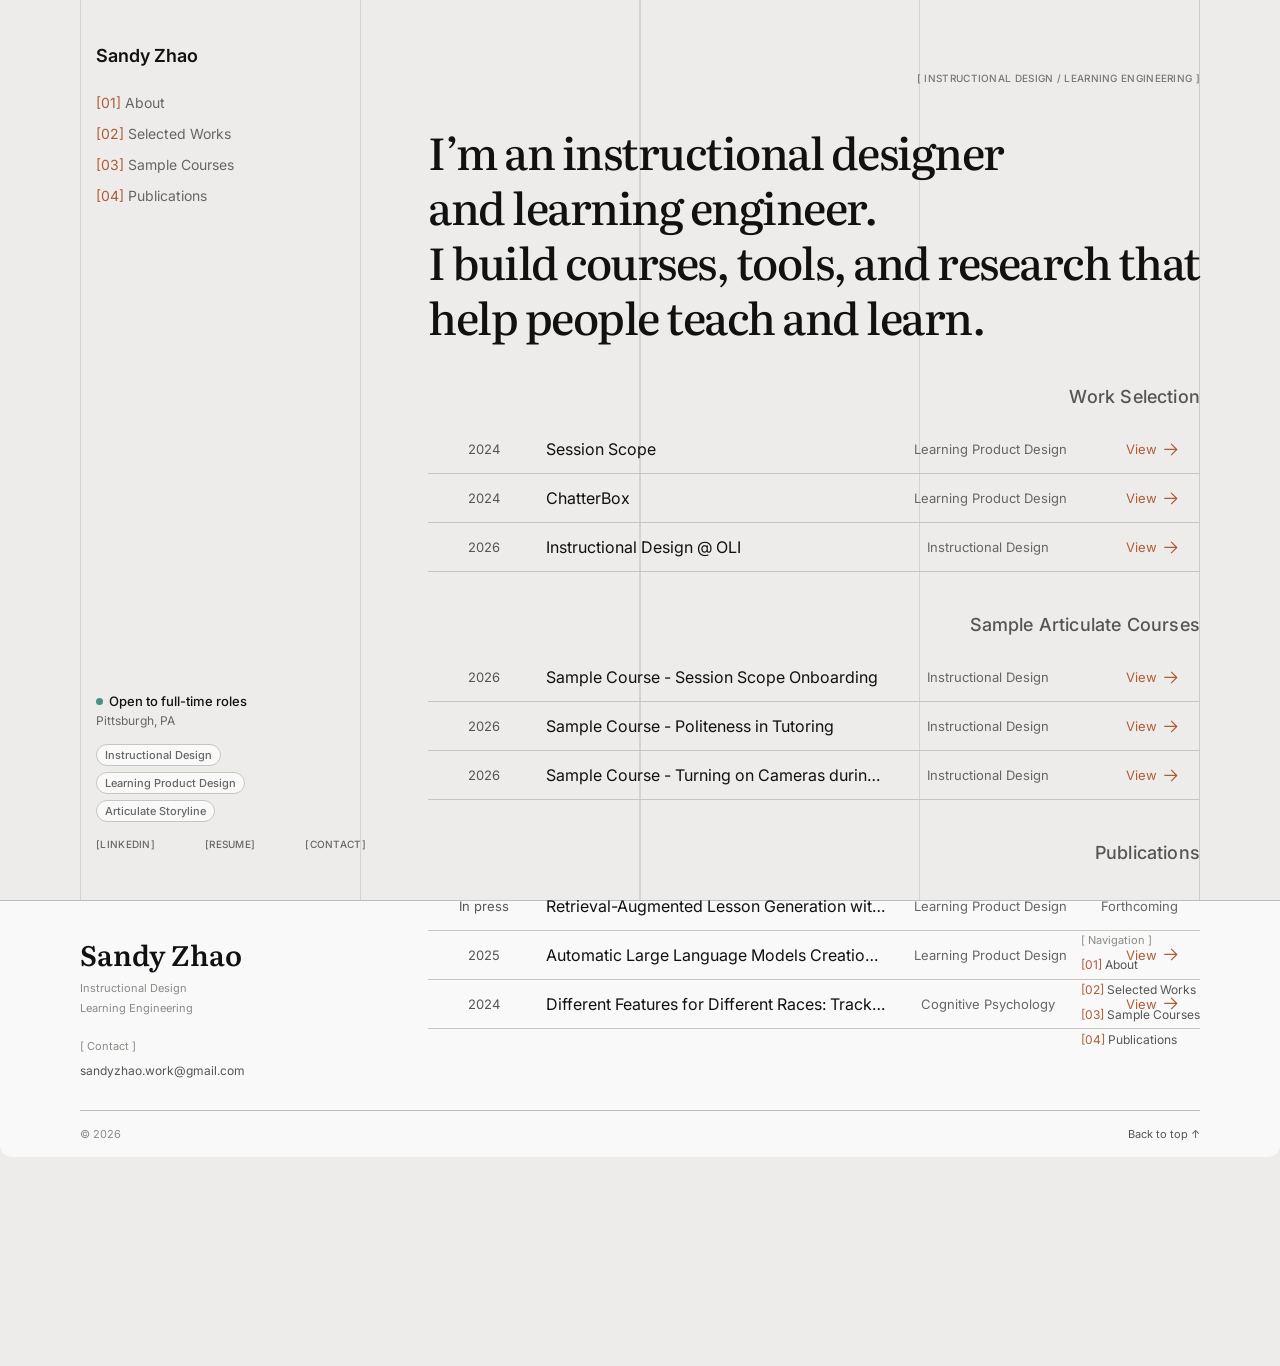
<file: index.html>
<!DOCTYPE html>
<html lang="en">
<head>
<meta charset="UTF-8">
<meta name="viewport" content="width=device-width, initial-scale=1.0">
<title>Sandy Zhao — Portfolio</title>
<meta name="description" content="Instructional designer and learning engineer building courses, tools, and research that help people teach and learn.">
<link rel="preconnect" href="https://fonts.googleapis.com">
<link rel="preconnect" href="https://fonts.gstatic.com" crossorigin>
<link href="https://fonts.googleapis.com/css2?family=Literata:opsz,wght@7..72,200..900&family=Inter:wght@400;500;600&display=swap" rel="stylesheet">
<link rel="stylesheet" href="styles.css">
<script src="cursor.js" defer></script>
<script src="title-motion.js" defer></script>
</head>
<body>

<div class="grid-lines" aria-hidden="true"></div>

<div class="page">

  <aside class="sidebar">
    <div class="sidebar-top">
      <p class="name">Sandy Zhao</p>

      <nav class="side-nav" aria-label="Section navigation">
        <a href="#about"><span class="idx">[01]</span> About</a>
        <a href="#work"><span class="idx">[02]</span> Selected Works</a>
        <a href="#courses"><span class="idx">[03]</span> Sample Courses</a>
        <a href="#publications"><span class="idx">[04]</span> Publications</a>
      </nav>
    </div>

    <div class="preview-card">
      <div class="glance-card">
        <p class="glance-status"><span class="status-dot" aria-hidden="true"></span>Open to full-time roles</p>
        <p class="glance-location">Pittsburgh, PA</p>
        <div class="glance-tags">
          <span class="glance-tag">Instructional Design</span>
          <span class="glance-tag">Learning Product Design</span>
          <span class="glance-tag">Articulate Storyline</span>
        </div>
      </div>

      <div class="preview-links">
        <a href="https://www.linkedin.com/in/yiyang-zhao-2a134928a/" target="_blank" rel="noopener">[LinkedIn]</a>
        <a href="resume.html" target="_blank" rel="noopener">[Resume]</a>
        <a href="mailto:sandyzhao.work@gmail.com?subject=Hello%20from%20your%20portfolio">[Contact]</a>
      </div>
    </div>
  </aside>

  <main class="content">
    <p class="annotation">[ Instructional Design / Learning Engineering ]</p>

    <section id="about" class="hero">
      <p>I&rsquo;m an instructional designer and learning engineer.<br>
      I build courses, tools, and research that help people teach and learn.</p>
    </section>

    <section id="work" class="group">
      <h2>Work Selection</h2>
      <div class="table" role="table">
        <a class="row" role="row" href="session-scope.html">
          <span class="col year" role="cell">2024</span>
          <span class="col title" role="cell">Session Scope</span>
          <span class="col type" role="cell">Learning Product Design</span>
          <span class="col view" role="cell">View <svg class="link-icon" viewBox="0 0 15.4396 15.4396" fill="none" xmlns="http://www.w3.org/2000/svg"><path d="M1.28656 7.71954H14.1529M8.36305 13.5094L14.1529 7.71954L8.36305 1.92968" stroke="currentColor" stroke-width="1.28663"/></svg></span>
        </a>
        <a class="row" role="row" href="chatterbox.html">
          <span class="col year" role="cell">2024</span>
          <span class="col title" role="cell">ChatterBox</span>
          <span class="col type" role="cell">Learning Product Design</span>
          <span class="col view" role="cell">View <svg class="link-icon" viewBox="0 0 15.4396 15.4396" fill="none" xmlns="http://www.w3.org/2000/svg"><path d="M1.28656 7.71954H14.1529M8.36305 13.5094L14.1529 7.71954L8.36305 1.92968" stroke="currentColor" stroke-width="1.28663"/></svg></span>
        </a>
        <a class="row" role="row" href="instructional-design-oli.html">
          <span class="col year" role="cell">2026</span>
          <span class="col title" role="cell">Instructional Design @ OLI</span>
          <span class="col type" role="cell">Instructional Design</span>
          <span class="col view" role="cell">View <svg class="link-icon" viewBox="0 0 15.4396 15.4396" fill="none" xmlns="http://www.w3.org/2000/svg"><path d="M1.28656 7.71954H14.1529M8.36305 13.5094L14.1529 7.71954L8.36305 1.92968" stroke="currentColor" stroke-width="1.28663"/></svg></span>
        </a>
      </div>
    </section>

    <section id="courses" class="group">
      <h2>Sample Articulate Courses</h2>
      <div class="table" role="table">
        <a class="row" role="row" href="session-scope-onboarding.html">
          <span class="col year" role="cell">2026</span>
          <span class="col title" role="cell">Sample Course - Session Scope Onboarding</span>
          <span class="col type" role="cell">Instructional Design</span>
          <span class="col view" role="cell">View <svg class="link-icon" viewBox="0 0 15.4396 15.4396" fill="none" xmlns="http://www.w3.org/2000/svg"><path d="M1.28656 7.71954H14.1529M8.36305 13.5094L14.1529 7.71954L8.36305 1.92968" stroke="currentColor" stroke-width="1.28663"/></svg></span>
        </a>
        <a class="row" role="row" href="politeness-in-tutoring.html">
          <span class="col year" role="cell">2026</span>
          <span class="col title" role="cell">Sample Course - Politeness in Tutoring</span>
          <span class="col type" role="cell">Instructional Design</span>
          <span class="col view" role="cell">View <svg class="link-icon" viewBox="0 0 15.4396 15.4396" fill="none" xmlns="http://www.w3.org/2000/svg"><path d="M1.28656 7.71954H14.1529M8.36305 13.5094L14.1529 7.71954L8.36305 1.92968" stroke="currentColor" stroke-width="1.28663"/></svg></span>
        </a>
        <a class="row" role="row" href="turning-on-cameras.html">
          <span class="col year" role="cell">2026</span>
          <span class="col title" role="cell">Sample Course - Turning on Cameras during Tutoring Session</span>
          <span class="col type" role="cell">Instructional Design</span>
          <span class="col view" role="cell">View <svg class="link-icon" viewBox="0 0 15.4396 15.4396" fill="none" xmlns="http://www.w3.org/2000/svg"><path d="M1.28656 7.71954H14.1529M8.36305 13.5094L14.1529 7.71954L8.36305 1.92968" stroke="currentColor" stroke-width="1.28663"/></svg></span>
        </a>
      </div>
    </section>

    <section id="publications" class="group">
      <h2>Publications</h2>
      <div class="table" role="table">
        <div class="row row--static" role="row">
          <span class="col year" role="cell">In press</span>
          <span class="col title" role="cell" title="Retrieval-Augmented Lesson Generation with Large Language Models for Scenario-Based Tutor Training">Retrieval-Augmented Lesson Generation with Large Language Models for Scenario-Based Tutor Training</span>
          <span class="col type" role="cell">Learning Product Design</span>
          <span class="col view" role="cell">Forthcoming</span>
        </div>
        <a class="row" role="row" href="https://link.springer.com/chapter/10.1007/978-3-032-03870-8_18" target="_blank" rel="noopener">
          <span class="col year" role="cell">2025</span>
          <span class="col title" role="cell">Automatic Large Language Models Creation of Interactive Learning Lessons</span>
          <span class="col type" role="cell">Learning Product Design</span>
          <span class="col view" role="cell">View <svg class="link-icon" viewBox="0 0 15.4396 15.4396" fill="none" xmlns="http://www.w3.org/2000/svg"><path d="M1.28656 7.71954H14.1529M8.36305 13.5094L14.1529 7.71954L8.36305 1.92968" stroke="currentColor" stroke-width="1.28663"/></svg></span>
        </a>
        <a class="row" role="row" href="https://journals.plos.org/plosone/article?id=10.1371/journal.pone.0310638" target="_blank" rel="noopener">
          <span class="col year" role="cell">2024</span>
          <span class="col title" role="cell">Different Features for Different Races: Tracking the Eyes of Asian, Black, and White Participants Viewing Asian, Black, and White Faces</span>
          <span class="col type" role="cell">Cognitive Psychology</span>
          <span class="col view" role="cell">View <svg class="link-icon" viewBox="0 0 15.4396 15.4396" fill="none" xmlns="http://www.w3.org/2000/svg"><path d="M1.28656 7.71954H14.1529M8.36305 13.5094L14.1529 7.71954L8.36305 1.92968" stroke="currentColor" stroke-width="1.28663"/></svg></span>
        </a>
      </div>
    </section>
  </main>

</div>

<footer class="site-footer" id="site-footer">
  <div class="footer-inner">
  <div class="footer-columns">
    <div class="footer-brand">
      <p class="footer-name">Sandy Zhao</p>
      <p class="footer-tagline">Instructional Design</p>
      <p class="footer-tagline">Learning Engineering</p>
      <div class="footer-contact">
        <span class="footer-nav-label">[ Contact ]</span>
        <a href="mailto:sandyzhao.work@gmail.com?subject=Hello%20from%20your%20portfolio">sandyzhao.work@gmail.com</a>
      </div>
    </div>
    <nav class="footer-nav" aria-label="Footer navigation">
      <span class="footer-nav-label">[ Navigation ]</span>
      <a href="#about"><span class="idx">[01]</span> About</a>
      <a href="#work"><span class="idx">[02]</span> Selected Works</a>
      <a href="#courses"><span class="idx">[03]</span> Sample Courses</a>
      <a href="#publications"><span class="idx">[04]</span> Publications</a>
    </nav>
  </div>
  <div class="footer-bottom">
    <span class="copyright">&copy; 2026</span>
    <a class="back-to-top" href="#top" onclick="window.scrollTo({top:0,behavior:'smooth'});return false;">Back to top &uarr;</a>
  </div>
  </div>
</footer>
<script>
(function () {
  // Reveal the footer by tracking scroll position directly instead of
  // relying on position:sticky + a negative margin on its preceding
  // sibling -- that combination is known to make browsers miscompute the
  // sticky element's static position (it can render "stuck" from the very
  // top of the page). A fixed-position footer driven by a plain scroll
  // listener sidesteps that bug entirely and is fully predictable.
  if (window.matchMedia('(prefers-reduced-motion: reduce)').matches) return;

  var footer = document.getElementById('site-footer');
  if (!footer) return;

  var spacer = document.createElement('div');
  spacer.setAttribute('aria-hidden', 'true');
  footer.parentNode.insertBefore(spacer, footer);
  footer.classList.add('js-reveal');

  var ticking = false;

  function update() {
    ticking = false;
    var footerHeight = footer.offsetHeight;
    spacer.style.height = footerHeight + 'px';

    var maxScroll = document.documentElement.scrollHeight - window.innerHeight;
    var distanceFromBottom = maxScroll - window.scrollY;
    var revealProgress = 1 - Math.min(1, Math.max(0, distanceFromBottom / footerHeight));
    var hiddenPx = (1 - revealProgress) * footerHeight;
    footer.style.transform = 'translateY(' + hiddenPx + 'px)';
  }

  function requestUpdate() {
    if (!ticking) {
      ticking = true;
      requestAnimationFrame(update);
    }
  }

  update();
  window.addEventListener('scroll', requestUpdate, { passive: true });
  window.addEventListener('resize', requestUpdate);
  if (window.ResizeObserver) {
    // Watch the whole document body too, not just the footer -- async
    // media (video dimensions resolving after load) can change the
    // page's total scrollable height without firing a scroll event,
    // which would otherwise leave the reveal position stale.
    var ro = new ResizeObserver(requestUpdate);
    ro.observe(footer);
    ro.observe(document.body);
  }
})();
</script>


<script>
(function () {
  // The page's decorative vertical grid line sits a little left of the
  // content column, so the table's row lines stop short of it. Measure the
  // gap and extend each row's line left to meet it -- but only when that
  // line lies in the space between the sidebar and the content (allowing a
  // few px of overlap with the sidebar's edge), and never
  // when the grid is hidden (small screens).
  var grid = document.querySelector('.grid-lines');
  var sidebar = document.querySelector('.sidebar');
  var tables = document.querySelectorAll('.table');
  if (!grid || !tables.length) return;

  function update() {
    var g = grid.getBoundingClientRect();
    var visible = getComputedStyle(grid).display !== 'none' && g.width > 0;
    var sidebarRight = sidebar ? sidebar.getBoundingClientRect().right : 0;
    tables.forEach(function (t) {
      var join = 0;
      if (visible) {
        var left = t.getBoundingClientRect().left;
        var step = g.width / 4;
        var lineX = g.left + Math.floor((left - g.left + 0.5) / step) * step;
        if (lineX >= sidebarRight - 6 && lineX <= left) join = Math.round(left - lineX);
      }
      t.style.setProperty('--grid-join', join + 'px');
    });
  }

  update();
  window.addEventListener('resize', update);
  if (document.fonts && document.fonts.ready) document.fonts.ready.then(update);
})();
</script>

</body>
</html>
</file>
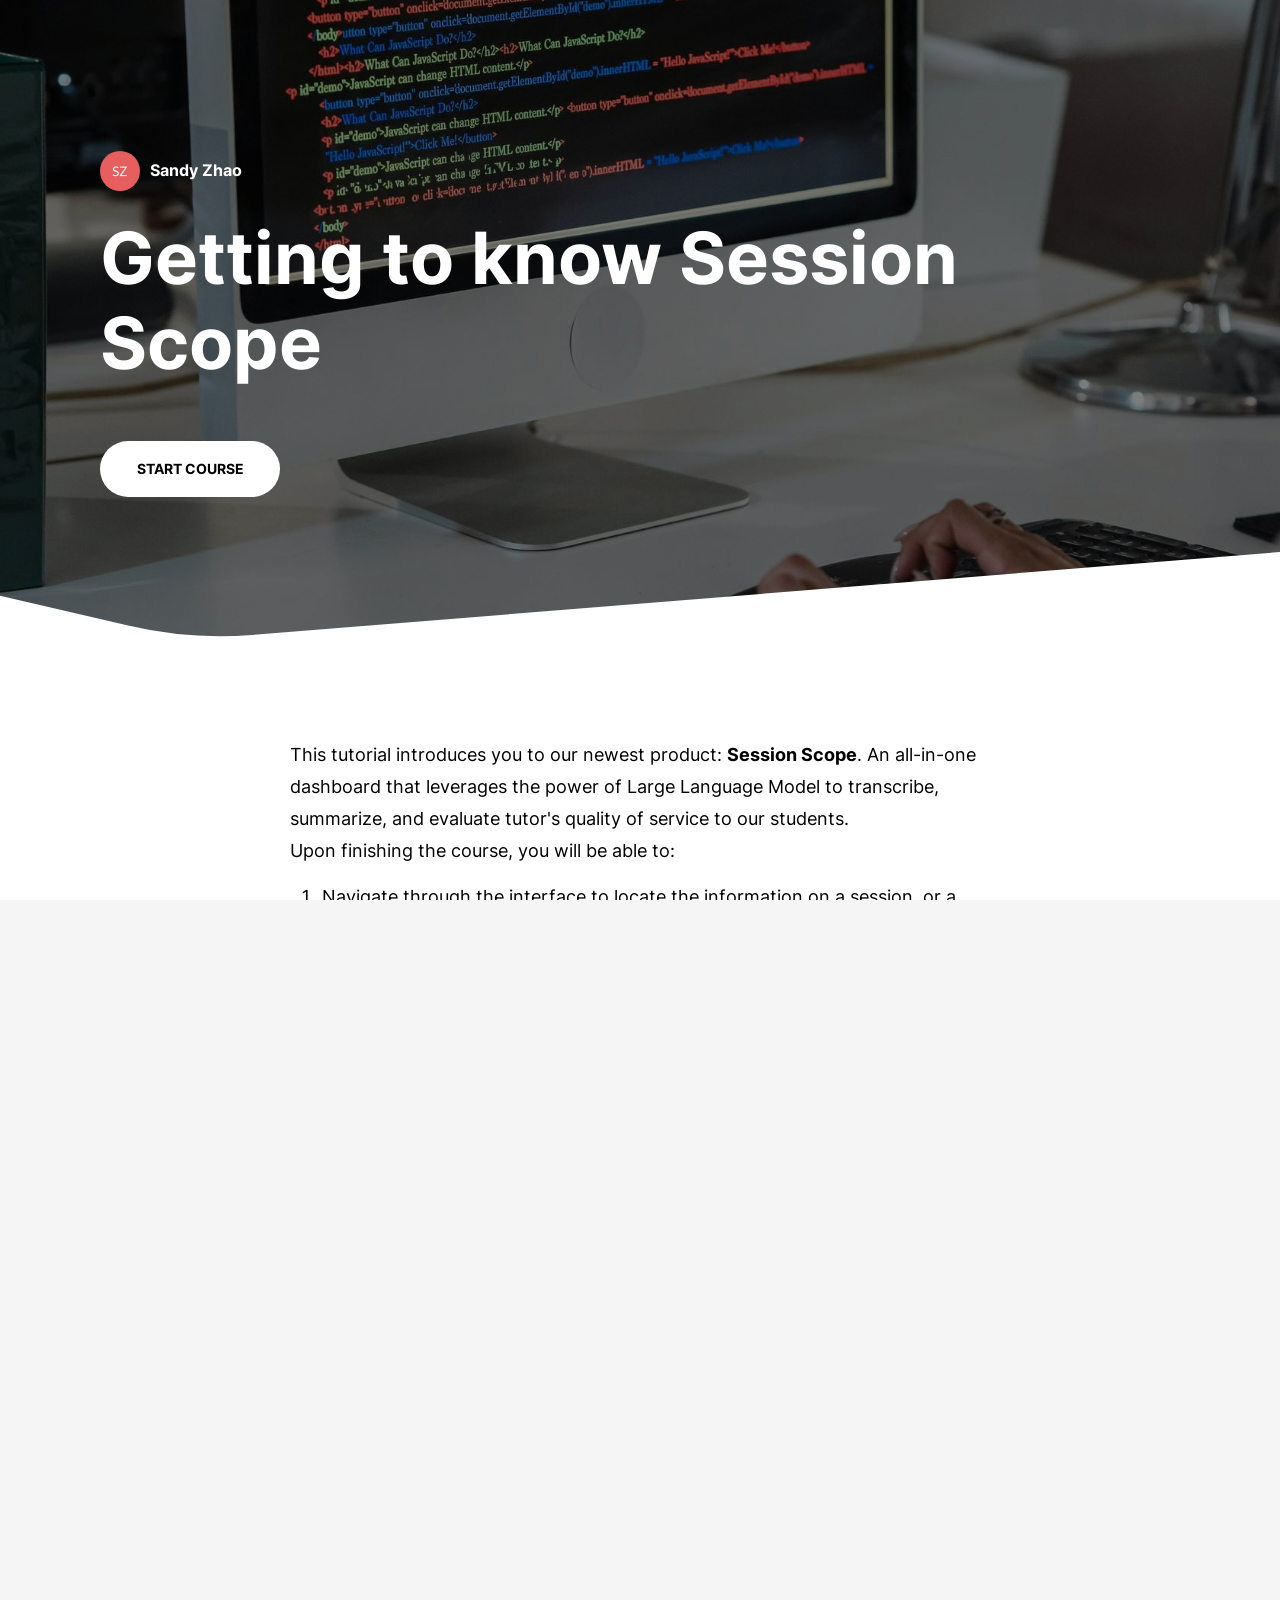
<file: courses/getting-to-know-session-scope/index.html>
<!doctype html>
<!-- 
course package version: jzZGKb3d
rise_frontend sha: 8f451c0e927426d9ecd199460a08e045f8f7c4d3
learn_distribution_frontend sha: c493653e34e047b0b12c2cb2c453d4cd341af3db
mondrian sha: 00e698412b8419cfa65c116a9ea6037b5a696e71
sandbox sha: 38e0c7bca6fd6bed198d58039339932c1fb4afbe
 -->
<html lang="en">
  <head>
    <meta charset="utf-8">
    <meta name="viewport" content="width=device-width,initial-scale=1">
    <title>Getting to know Session Scope</title>
    
      <link rel="stylesheet" href="lib/sandbox/4adfab46.css">
    
    <script type="application/json" id="__CONFIG__">
      {"remoteManifest":{"learn_distribution_frontend":{".js":["learn_dist/entry.js"]},"mondrian":{".js":["mondrian/entry.js"]}},"assetTargetPrefixes":{"media":"assets","font":"lib/fonts"}}
    </script>
  <script src="lib/dist/4215d215.js"></script></head>
  <body>
    <div id="app"></div>
    
      <script src="lib/rise/f2ff7db8.js"></script>
    
      <script src="lib/sandbox/c77685df.js"></script>
    
  </body>
</html>
</file>
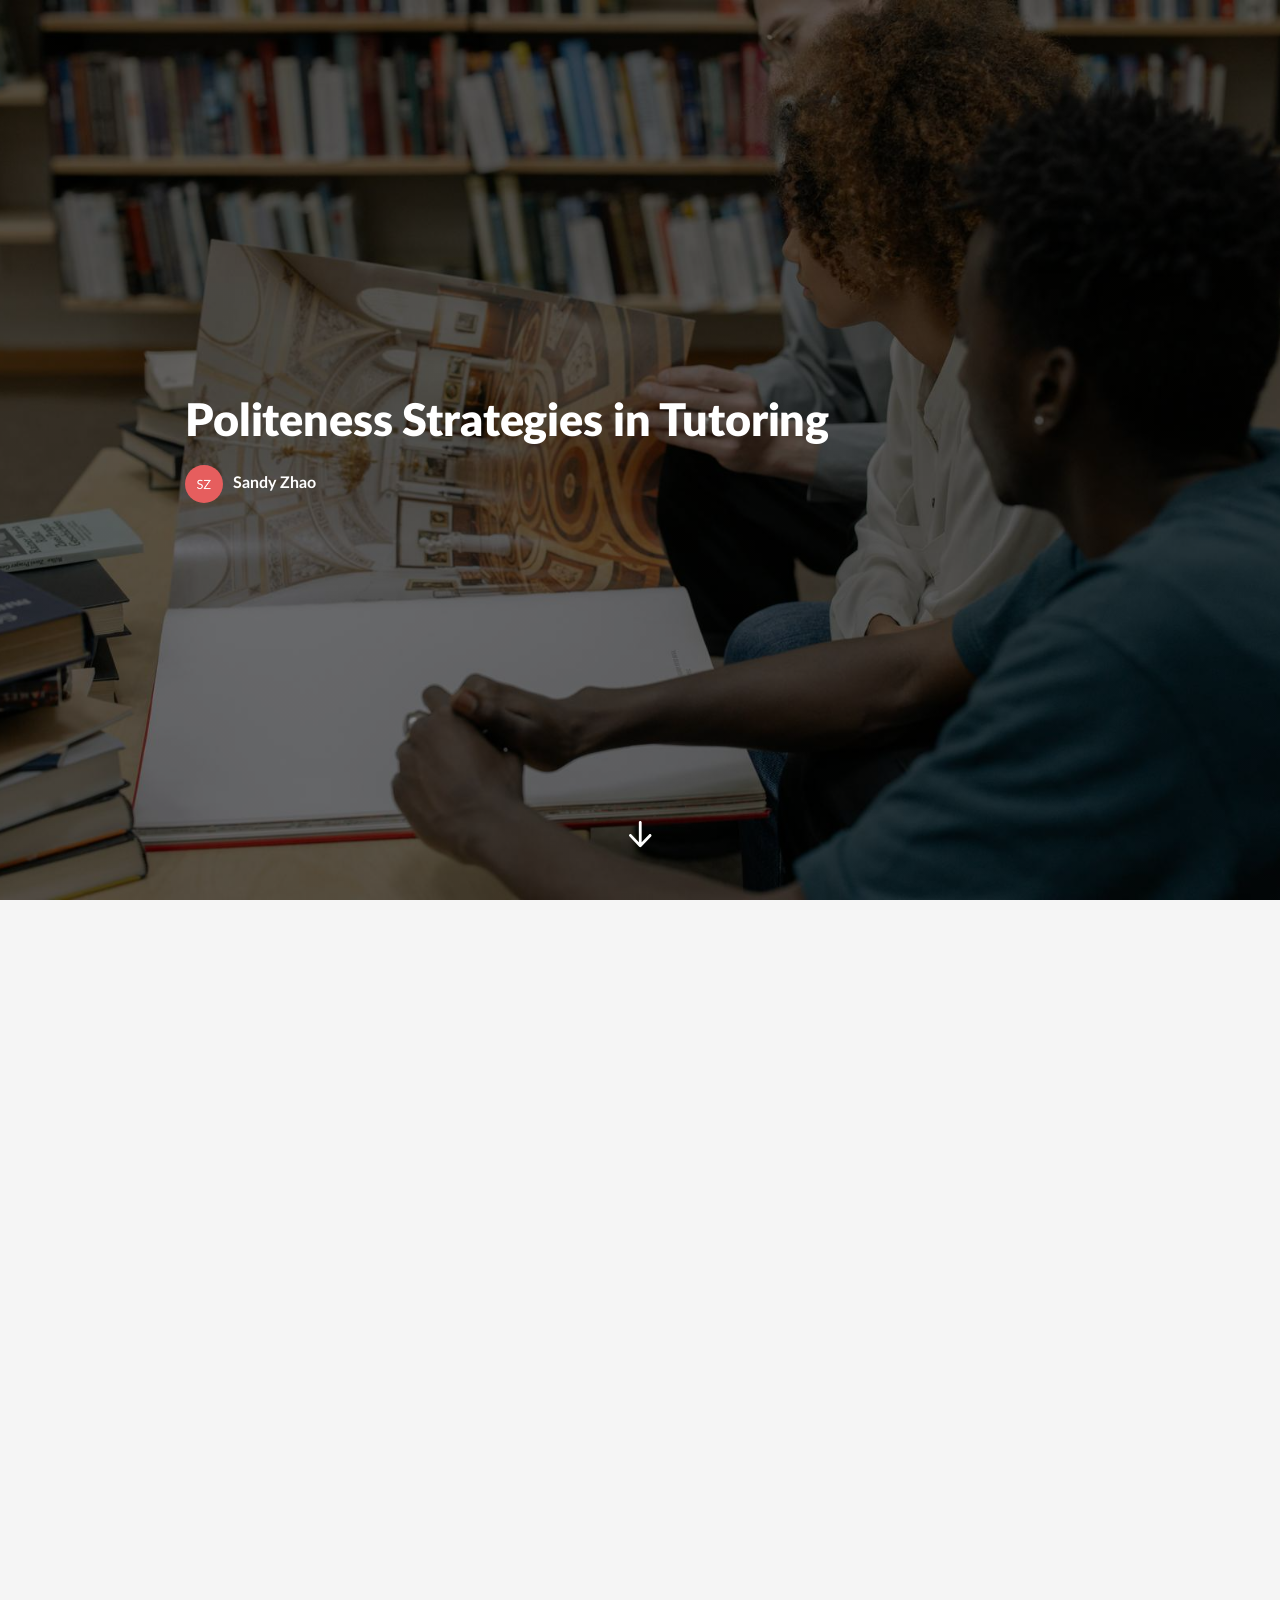
<file: courses/politeness-strategies-in-tutoring/index.html>
<!doctype html>
<!-- 
course package version: cnGCXzaW
rise_frontend sha: 71a548db4518ff91e4e59f194aa0312ca4bc0f10
learn_distribution_frontend sha: 5f29aa57f88ee32c5cd099d19fc2cc643e28ab04
mondrian sha: b4f6ec1d87bcdef6fa470e097d8145cc648dad94
sandbox sha: 38e0c7bca6fd6bed198d58039339932c1fb4afbe
 -->
<html lang="en">
  <head>
    <meta charset="utf-8">
    <meta name="viewport" content="width=device-width,initial-scale=1">
    <title>Politeness Strategies in Tutoring</title>
    
      <link rel="stylesheet" href="lib/sandbox/4adfab46.css">
    
    <script type="application/json" id="__CONFIG__">
      {"remoteManifest":{"learn_distribution_frontend":{".js":["learn_dist/entry.js"]},"mondrian":{".js":["mondrian/entry.js"]}},"assetTargetPrefixes":{"media":"assets","font":"lib/fonts"}}
    </script>
  <script src="lib/dist/d81a059f.js"></script></head>
  <body>
    <div id="app"></div>
    
      <script src="lib/rise/c1c0a8d6.js"></script>
    
      <script src="lib/sandbox/c77685df.js"></script>
    
  </body>
</html>
</file>
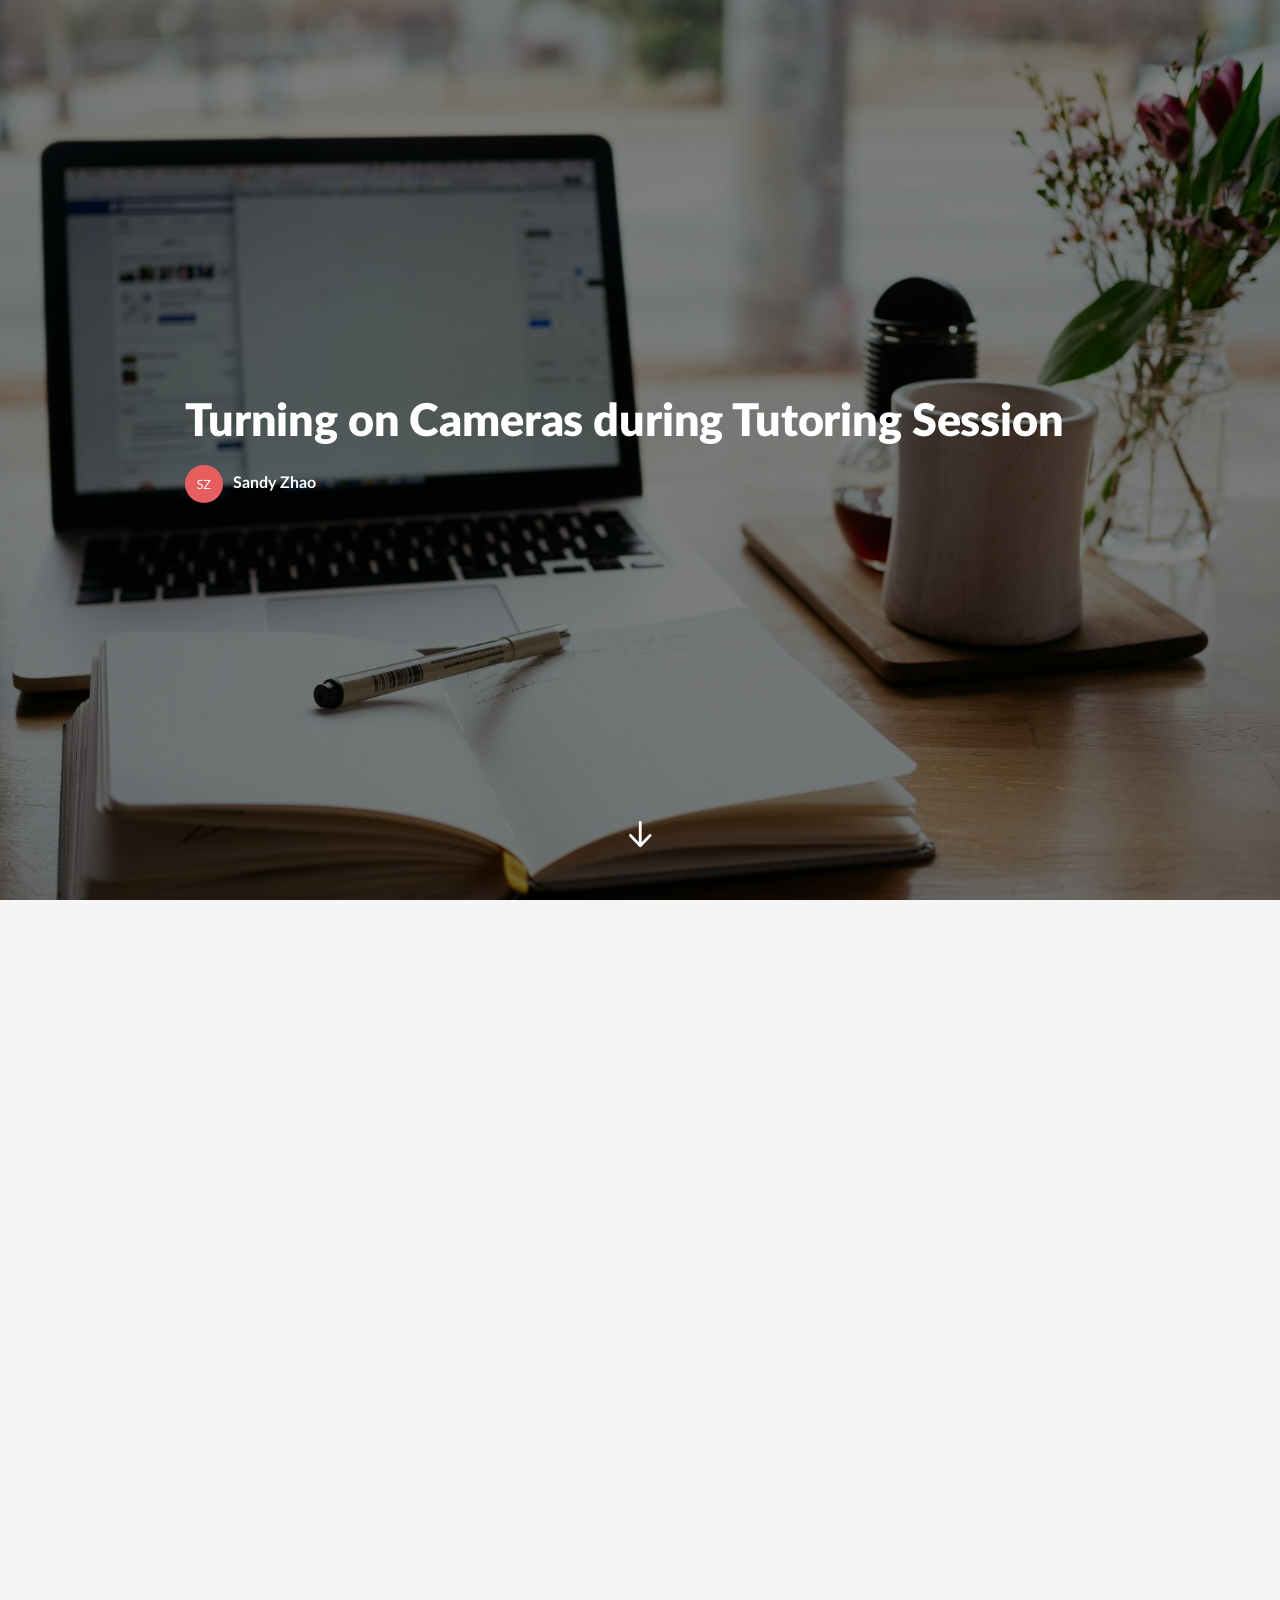
<file: courses/turning-on-cameras-during-tutoring-session/index.html>
<!doctype html>
<!-- 
course package version: CSwESoCL
rise_frontend sha: 71a548db4518ff91e4e59f194aa0312ca4bc0f10
learn_distribution_frontend sha: 5f29aa57f88ee32c5cd099d19fc2cc643e28ab04
mondrian sha: b4f6ec1d87bcdef6fa470e097d8145cc648dad94
sandbox sha: 38e0c7bca6fd6bed198d58039339932c1fb4afbe
 -->
<html lang="en">
  <head>
    <meta charset="utf-8">
    <meta name="viewport" content="width=device-width,initial-scale=1">
    <title>Turning on Cameras during Tutoring Session </title>
    
      <link rel="stylesheet" href="lib/sandbox/4adfab46.css">
    
    <script type="application/json" id="__CONFIG__">
      {"remoteManifest":{"learn_distribution_frontend":{".js":["learn_dist/entry.js"]},"mondrian":{".js":["mondrian/entry.js"]}},"assetTargetPrefixes":{"media":"assets","font":"lib/fonts"}}
    </script>
  <script src="lib/dist/d81a059f.js"></script></head>
  <body>
    <div id="app"></div>
    
      <script src="lib/rise/c1c0a8d6.js"></script>
    
      <script src="lib/sandbox/c77685df.js"></script>
    
  </body>
</html>
</file>
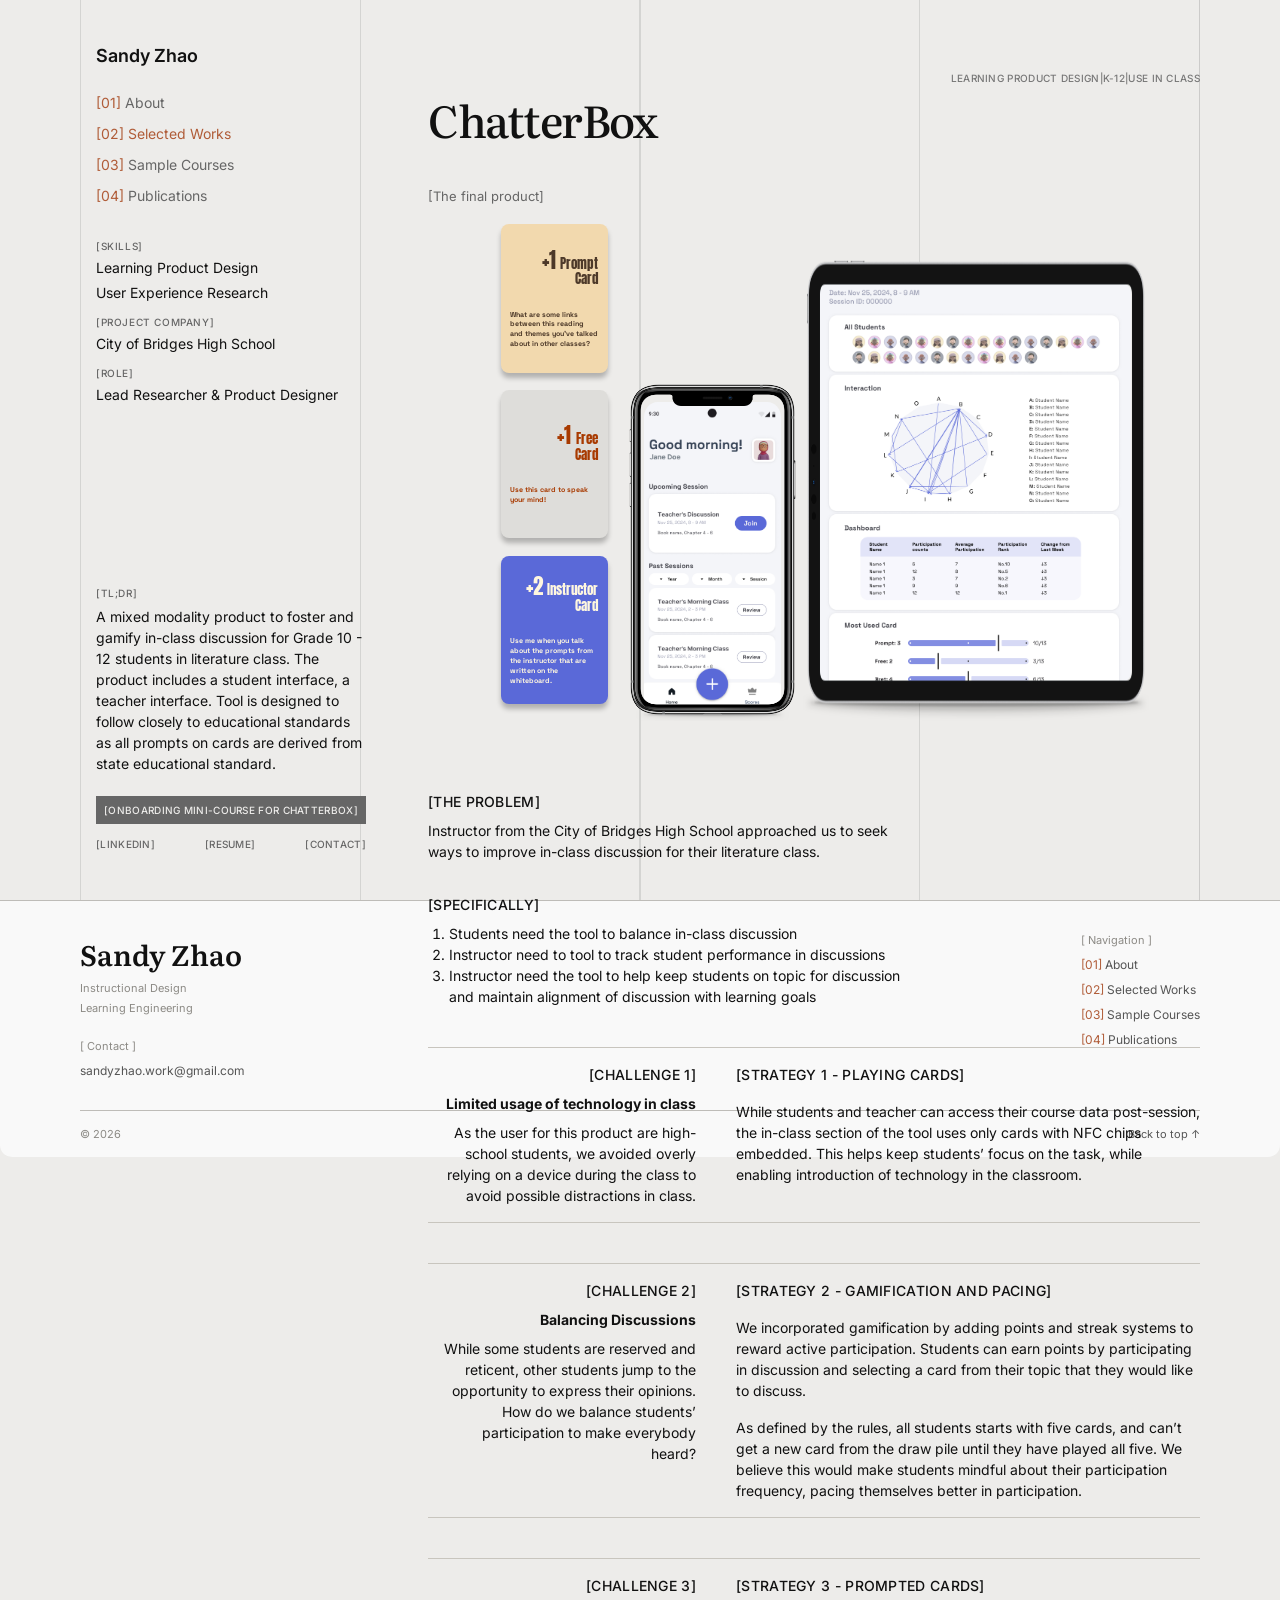
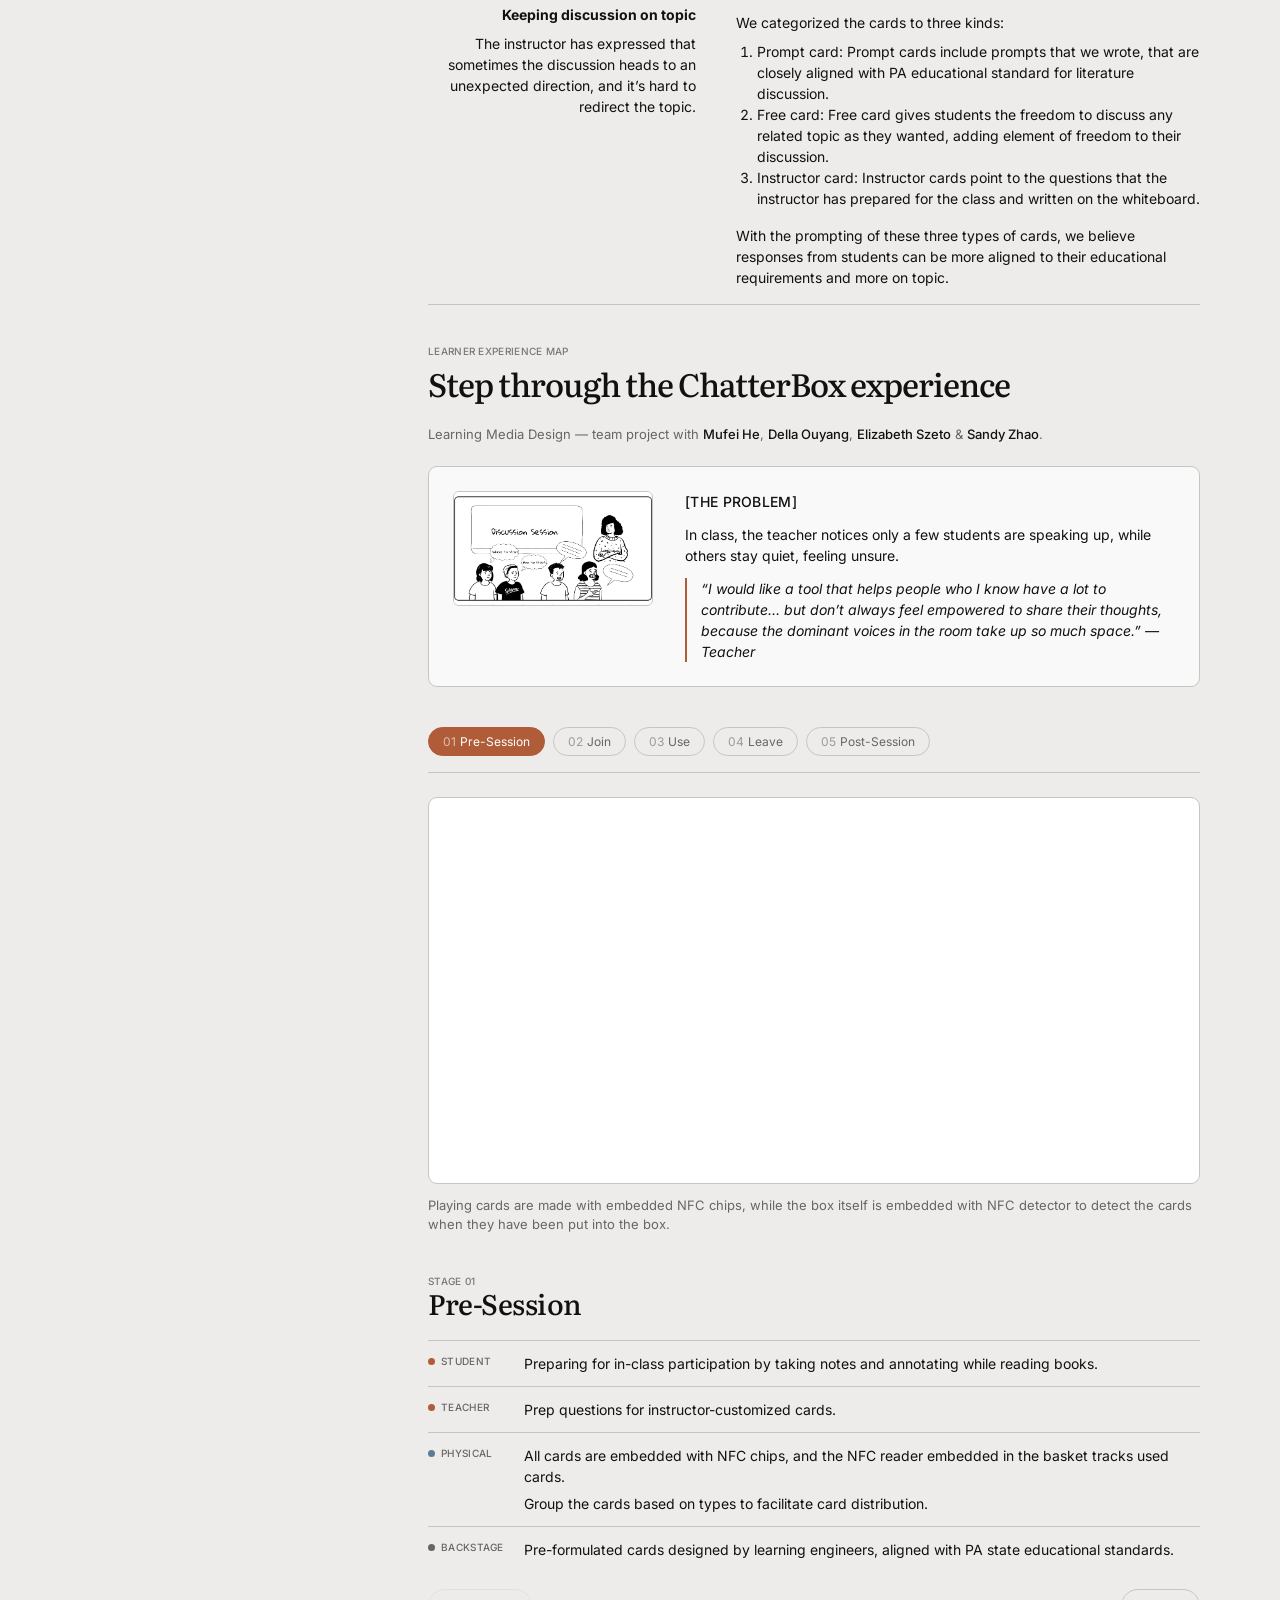
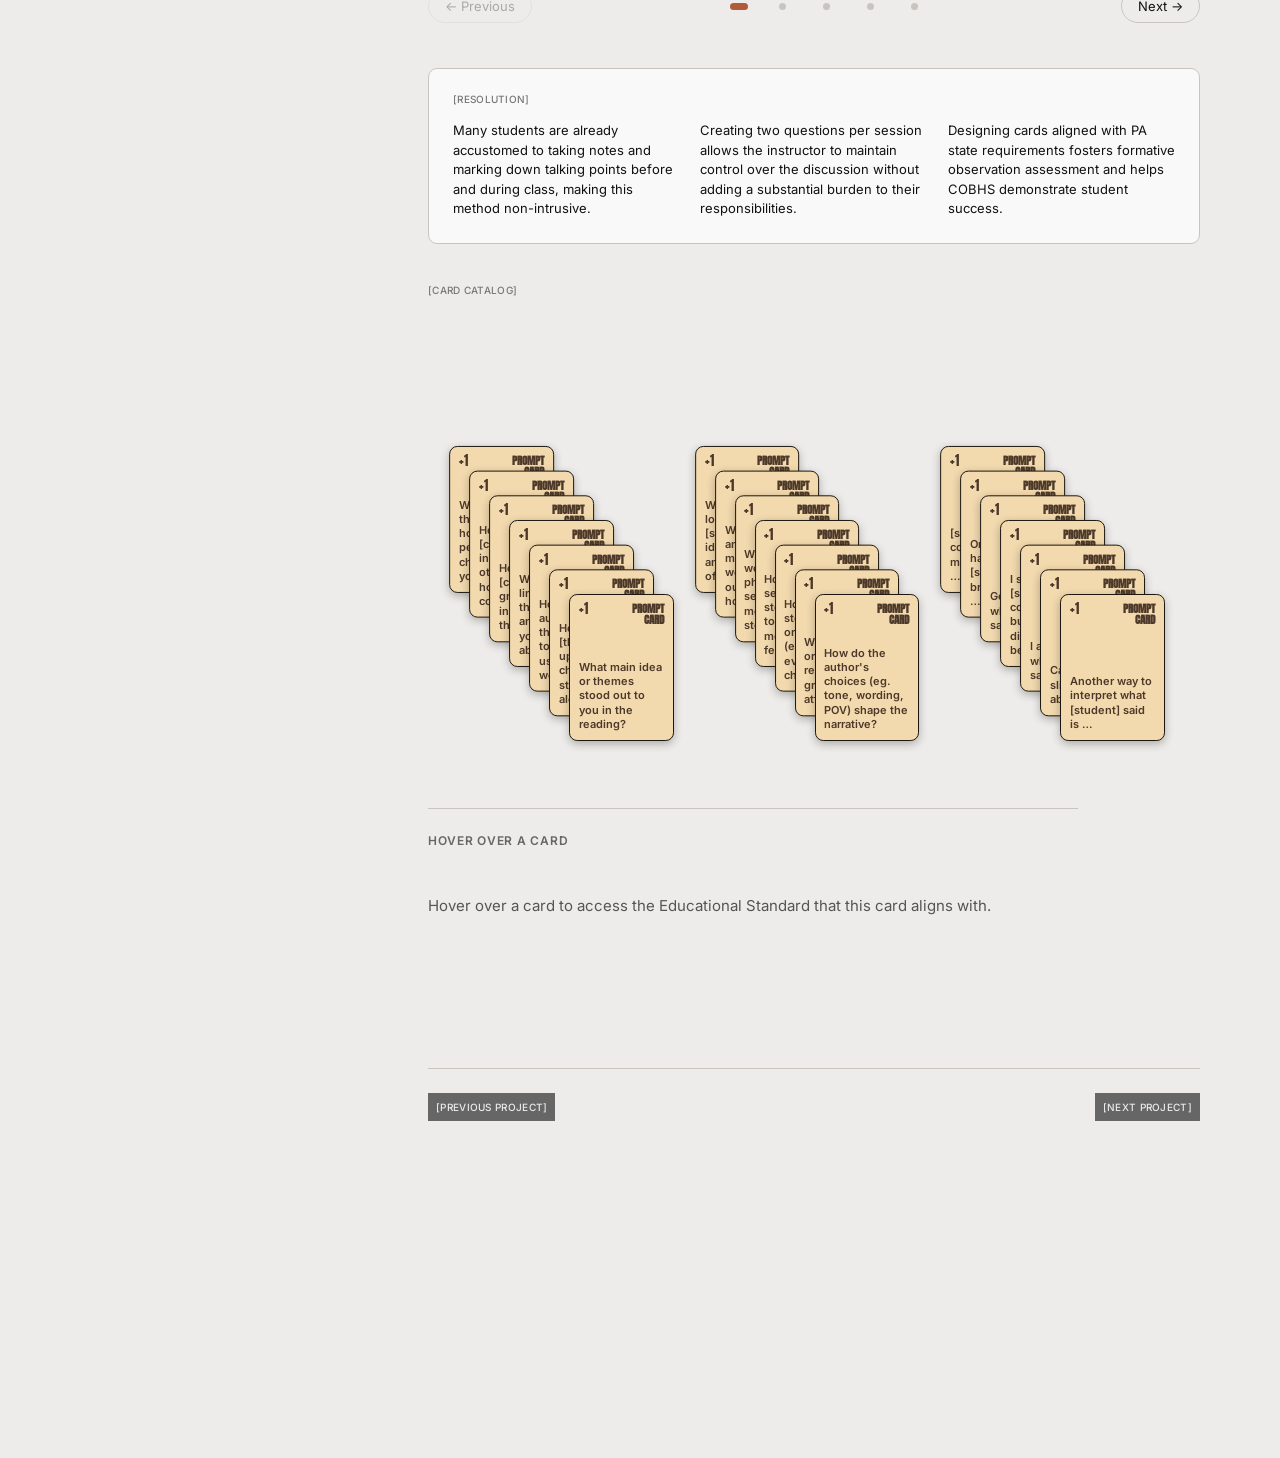
<file: chatterbox.html>
<!DOCTYPE html>
<html lang="en">
<head>
<meta charset="UTF-8">
<meta name="viewport" content="width=device-width, initial-scale=1.0">
<title>ChatterBox — Sandy Zhao</title>
<meta name="description" content="Case study: a mixed modality product to foster and gamify in-class discussion for Grade 10-12 literature students.">
<link rel="preconnect" href="https://fonts.googleapis.com">
<link rel="preconnect" href="https://fonts.gstatic.com" crossorigin>
<link href="https://fonts.googleapis.com/css2?family=Anton&family=Literata:opsz,wght@7..72,200..900&family=Inter:wght@400;500;600;700&family=Space+Grotesk:wght@400;700&display=swap" rel="stylesheet">
<link rel="stylesheet" href="styles.css">
<script src="cursor.js" defer></script>
<script src="title-motion.js" defer></script>
</head>
<body>

<div class="grid-lines" aria-hidden="true"></div>

<div class="page">

  <aside class="sidebar">
    <div class="sidebar-top">
      <p class="name"><a href="index.html" style="color:inherit;">Sandy Zhao</a></p>

      <nav class="side-nav" aria-label="Section navigation">
        <a href="index.html#about"><span class="idx">[01]</span> About</a>
        <a href="index.html#work" class="active"><span class="idx">[02]</span> Selected Works</a>
        <a href="index.html#courses"><span class="idx">[03]</span> Sample Courses</a>
        <a href="index.html#publications"><span class="idx">[04]</span> Publications</a>
      </nav>
      <div class="sidebar-meta">
        <div class="case-meta-item">
          <p class="micro-label">[Skills]</p>
          <p>Learning Product Design</p>
          <p>User Experience Research</p>
        </div>
        <div class="case-meta-item">
          <p class="micro-label">[Project Company]</p>
          <p>City of Bridges High School</p>
        </div>
        <div class="case-meta-item">
          <p class="micro-label">[Role]</p>
          <p>Lead Researcher &amp; Product Designer</p>
        </div>
      </div>
    </div>

    <div class="sidebar-brief">
      <div class="tldr">
        <p class="micro-label">[TL;DR]</p>
        <p>A mixed modality product to foster and gamify in-class discussion for Grade 10 - 12 students in literature class. The product includes a student interface, a teacher interface. Tool is designed to follow closely to educational standards as all prompts on cards are derived from state educational standard.</p>
      </div>

      <a class="btn btn--center" href="#">[Onboarding Mini-Course for ChatterBox]</a>

      <div class="preview-links">
        <a href="https://www.linkedin.com/in/yiyang-zhao-2a134928a/" target="_blank" rel="noopener">[LinkedIn]</a>
        <a href="resume.html" target="_blank" rel="noopener">[Resume]</a>
        <a href="mailto:sandyzhao.work@gmail.com?subject=Hello%20from%20your%20portfolio">[Contact]</a>
      </div>
    </div>
  </aside>

  <main class="content">

    <div class="case-title-block">
      <p class="case-eyebrow">Learning Product Design|K-12|Use in class</p>
      <h1 class="case-title">ChatterBox</h1>
    </div>

    <div class="glance">
      <p class="glance-label cb-final-label">[The final product]</p>

      <div class="cb-showcase">
        <div class="cb-card prompt">
          <div class="cb-card-head">
            <span class="cb-card-plus">+1</span>
            <span class="cb-card-label">Prompt<br>Card</span>
          </div>
          <p class="cb-card-body">What are some links between this reading and themes you&rsquo;ve talked about in other classes?</p>
        </div>

        <div class="cb-card free">
          <div class="cb-card-head">
            <span class="cb-card-plus">+1</span>
            <span class="cb-card-label">Free<br>Card</span>
          </div>
          <p class="cb-card-body">Use this card to speak your mind!</p>
        </div>

        <div class="cb-device cb-phone">
          <div class="cb-screen">
            <img src="assets/chatterbox/phone-screen.png" alt="ChatterBox student app screen showing a good morning greeting, an upcoming session card, and past sessions.">
          </div>
          <img class="cb-frame" src="assets/chatterbox/phone-frame.png" alt="">
        </div>

        <div class="cb-device cb-ipad">
          <div class="cb-screen">
            <img src="assets/chatterbox/ipad-screen.png" alt="ChatterBox teacher dashboard showing a discussion session with student interaction graph and participation table.">
          </div>
          <img class="cb-frame" src="assets/chatterbox/ipad-frame.png" alt="">
        </div>

        <div class="cb-card instructor">
          <div class="cb-card-head">
            <span class="cb-card-plus">+2</span>
            <span class="cb-card-label">Instructor<br>Card</span>
          </div>
          <p class="cb-card-body">Use me when you talk about the prompts from the instructor that are written on the whiteboard.</p>
        </div>
      </div>
    </div>

    <div class="cb-problem-row">
      <div class="cb-problem-col">
        <p class="micro-label">[The Problem]</p>
        <p>Instructor from the City of Bridges High School approached us to seek ways to improve in-class discussion for their literature class.</p>
      </div>
      <div class="cb-problem-col">
        <p class="micro-label">[Specifically]</p>
        <ol>
          <li>Students need the tool to balance in-class discussion</li>
          <li>Instructor need to tool to track student performance in discussions</li>
          <li>Instructor need the tool to help keep students on topic for discussion and maintain alignment of discussion with learning goals</li>
        </ol>
      </div>
    </div>

    <div class="cb-row">
      <div class="challenge-col">
        <p class="micro-label">[Challenge 1]</p>
        <p><strong>Limited usage of technology in class</strong></p>
        <p>As the user for this product are high-school students, we avoided overly relying on a device during the class to avoid possible distractions in class.</p>
      </div>
      <div class="strategy-col">
        <p class="micro-label">[Strategy 1 - Playing Cards]</p>
        <p>While students and teacher can access their course data post-session, the in-class section of the tool uses only cards with NFC chips embedded. This helps keep students&rsquo; focus on the task, while enabling introduction of technology in the classroom.</p>
      </div>
    </div>

    <div class="cb-row">
      <div class="challenge-col">
        <p class="micro-label">[Challenge 2]</p>
        <p><strong>Balancing Discussions</strong></p>
        <p>While some students are reserved and reticent, other students jump to the opportunity to express their opinions. How do we balance students&rsquo; participation to make everybody heard?</p>
      </div>
      <div class="strategy-col">
        <p class="micro-label">[Strategy 2 - Gamification and Pacing]</p>
        <p>We incorporated gamification by adding points and streak systems to reward active participation. Students can earn points by participating in discussion and selecting a card from their topic that they would like to discuss.</p>
        <p>As defined by the rules, all students starts with five cards, and can&rsquo;t get a new card from the draw pile until they have played all five. We believe this would make students mindful about their participation frequency, pacing themselves better in participation.</p>
      </div>
    </div>

    <div class="cb-row">
      <div class="challenge-col">
        <p class="micro-label">[Challenge 3]</p>
        <p><strong>Keeping discussion on topic</strong></p>
        <p>The instructor has expressed that sometimes the discussion heads to an unexpected direction, and it&rsquo;s hard to redirect the topic.</p>
      </div>
      <div class="strategy-col">
        <p class="micro-label">[Strategy 3 - Prompted cards]</p>
        <p>We categorized the cards to three kinds:</p>
        <ol style="margin:0 0 8px; padding:0; list-style:decimal; font-size:14px; line-height:1.5;">
          <li style="margin-left:21px;">Prompt card: Prompt cards include prompts that we wrote, that are closely aligned with PA educational standard for literature discussion.</li>
          <li style="margin-left:21px;">Free card: Free card gives students the freedom to discuss any related topic as they wanted, adding element of freedom to their discussion.</li>
          <li style="margin-left:21px;">Instructor card: Instructor cards point to the questions that the instructor has prepared for the class and written on the whiteboard.</li>
        </ol>
        <p>With the prompting of these three types of cards, we believe responses from students can be more aligned to their educational requirements and more on topic.</p>
      </div>
    </div>

    <div class="xm-section">
      <div class="xm-intro">
        <div>
          <p class="xm-scene-eyebrow">Learner Experience Map</p>
          <h2 style="margin:8px 0 0; font-family:var(--font-serif); font-weight:500; font-size:32px; line-height:1.15; letter-spacing:-1px; color:var(--text-primary);">Step through the ChatterBox experience</h2>
        </div>
        <p class="xm-credit">Learning Media Design &mdash; team project with <strong>Mufei He</strong>, <strong>Della Ouyang</strong>, <strong>Elizabeth Szeto</strong> &amp; <strong>Sandy Zhao</strong>.</p>

        <div class="xm-problem">
          <img src="assets/chatterbox/experience-map/problem.png" alt="Sketch of a discussion session with three students, one quiet while two others talk over each other.">
          <div class="xm-problem-text">
            <p class="xm-scene-eyebrow">[The Problem]</p>
            <p>In class, the teacher notices only a few students are speaking up, while others stay quiet, feeling unsure.</p>
            <p class="xm-problem-quote">&ldquo;I would like a tool that helps people who I know have a lot to contribute&hellip; but don&rsquo;t always feel empowered to share their thoughts, because the dominant voices in the room take up so much space.&rdquo; &mdash; Teacher</p>
          </div>
        </div>
      </div>

      <div class="xm-stepper">
        <nav class="xm-stages" aria-label="Experience stages">
          <button type="button" class="xm-stage-btn active" data-target="pre-session"><span class="n">01</span>Pre-Session</button>
          <button type="button" class="xm-stage-btn" data-target="join"><span class="n">02</span>Join</button>
          <button type="button" class="xm-stage-btn" data-target="use"><span class="n">03</span>Use</button>
          <button type="button" class="xm-stage-btn" data-target="leave"><span class="n">04</span>Leave</button>
          <button type="button" class="xm-stage-btn" data-target="post-session"><span class="n">05</span>Post-Session</button>
        </nav>

        <div class="xm-scene-wrap">

          <!-- 01 Pre-Session -->
          <div class="xm-scene active" data-scene="pre-session">
            <div class="xm-scene-media">
              <video class="xm-video-sequence" width="1280" height="720" autoplay muted playsinline aria-label="Animation of the ChatterBox game box opening, followed by chips being placed on a card." data-sources="assets/chatterbox/game-box.mp4,assets/chatterbox/card-chips.mp4"></video>
              <p class="xm-scene-caption">Playing cards are made with embedded NFC chips, while the box itself is embedded with NFC detector to detect the cards when they have been put into the box.</p>
            </div>
            <div class="xm-scene-body">
              <div>
                <p class="xm-scene-eyebrow">Stage 01</p>
                <h2 class="xm-scene-title">Pre-Session</h2>
              </div>
              <div class="xm-lanes">
                <div class="xm-lane" data-lane="student">
                  <div class="xm-lane-tag"><span class="xm-lane-dot"></span><span>Student</span></div>
                  <div class="xm-lane-items"><p>Preparing for in-class participation by taking notes and annotating while reading books.</p></div>
                </div>
                <div class="xm-lane" data-lane="teacher">
                  <div class="xm-lane-tag"><span class="xm-lane-dot"></span><span>Teacher</span></div>
                  <div class="xm-lane-items"><p>Prep questions for instructor-customized cards.</p></div>
                </div>
                <div class="xm-lane" data-lane="physical">
                  <div class="xm-lane-tag"><span class="xm-lane-dot"></span><span>Physical</span></div>
                  <div class="xm-lane-items">
                    <p>All cards are embedded with NFC chips, and the NFC reader embedded in the basket tracks used cards.</p>
                    <p>Group the cards based on types to facilitate card distribution.</p>
                  </div>
                </div>
                <div class="xm-lane" data-lane="backstage">
                  <div class="xm-lane-tag"><span class="xm-lane-dot"></span><span>Backstage</span></div>
                  <div class="xm-lane-items"><p>Pre-formulated cards designed by learning engineers, aligned with PA state educational standards.</p></div>
                </div>
              </div>
            </div>
          </div>

          <!-- 02 Join -->
          <div class="xm-scene" data-scene="join">
            <div class="xm-scene-media">
              <video src="assets/chatterbox/phone-scan-2.mp4" width="1280" height="720" autoplay loop muted playsinline aria-label="A student scanning a QR code on their phone to claim a ChatterBox card."></video>
              <p class="xm-scene-caption">Students pick cards based on their interests.</p>
            </div>
            <div class="xm-scene-body">
              <div>
                <p class="xm-scene-eyebrow">Stage 02 &middot; During Session</p>
                <h2 class="xm-scene-title">Join</h2>
              </div>
              <div class="xm-lanes">
                <div class="xm-lane" data-lane="student">
                  <div class="xm-lane-tag"><span class="xm-lane-dot"></span><span>Student</span></div>
                  <div class="xm-lane-items">
                    <p>Students pick 5 cards based on preference + system recommendation.</p>
                    <p>Students scan QR codes to claim cards.</p>
                  </div>
                </div>
                <div class="xm-lane" data-lane="teacher">
                  <div class="xm-lane-tag"><span class="xm-lane-dot"></span><span>Teacher</span></div>
                  <div class="xm-lane-items"><p>Write out questions on the whiteboard.</p></div>
                </div>
                <div class="xm-lane" data-lane="physical">
                  <div class="xm-lane-tag"><span class="xm-lane-dot"></span><span>Physical</span></div>
                  <div class="xm-lane-items">
                    <p>Cards are linked with student profiles.</p>
                    <p>Questions displayed on the whiteboard.</p>
                  </div>
                </div>
                <div class="xm-lane" data-lane="digital">
                  <div class="xm-lane-tag"><span class="xm-lane-dot"></span><span>Digital</span></div>
                  <div class="xm-lane-items"><p>Students log into the system via the app.</p></div>
                </div>
                <div class="xm-lane" data-lane="backstage">
                  <div class="xm-lane-tag"><span class="xm-lane-dot"></span><span>Backstage</span></div>
                  <div class="xm-lane-items"><p>Match students with question cards to prepare for tracking students&rsquo; progress.</p></div>
                </div>
              </div>
            </div>
          </div>

          <!-- 03 Use -->
          <div class="xm-scene" data-scene="use">
            <div class="xm-scene-media">
              <video class="xm-video-sequence" width="1280" height="720" autoplay muted playsinline aria-label="Players holding ChatterBox cards, then a student drawing a new card from the deck." data-sources="assets/chatterbox/player-hands.mp4,assets/chatterbox/draw-card.mp4"></video>
              <p class="xm-scene-caption">Students use the cards to actively participate in discussions, sharing their ideas and engaging with classmates in meaningful conversation.</p>
            </div>
            <div class="xm-scene-body">
              <div>
                <p class="xm-scene-eyebrow">Stage 03 &middot; During Session</p>
                <h2 class="xm-scene-title">Use</h2>
              </div>
              <div class="xm-lanes">
                <div class="xm-lane" data-lane="student">
                  <div class="xm-lane-tag"><span class="xm-lane-dot"></span><span>Student</span></div>
                  <div class="xm-lane-items"><p>Students participate, responding to the prompts and questions.</p></div>
                </div>
                <div class="xm-lane" data-lane="teacher">
                  <div class="xm-lane-tag"><span class="xm-lane-dot"></span><span>Teacher</span></div>
                  <div class="xm-lane-items">
                    <p>Track participation through visual hint of card.</p>
                    <p>Pace discussion by stopping card redraw for short periods of time.</p>
                  </div>
                </div>
                <div class="xm-lane" data-lane="physical">
                  <div class="xm-lane-tag"><span class="xm-lane-dot"></span><span>Physical</span></div>
                  <div class="xm-lane-items">
                    <p>Card is discarded into basket after use.</p>
                    <p>Student&rsquo;s deck of cards is reduced by 1.</p>
                  </div>
                </div>
                <div class="xm-lane" data-lane="digital">
                  <div class="xm-lane-tag"><span class="xm-lane-dot"></span><span>Digital</span></div>
                  <div class="xm-lane-items"><p>Corresponding participation score added to student dashboard.</p></div>
                </div>
                <div class="xm-lane" data-lane="backstage">
                  <div class="xm-lane-tag"><span class="xm-lane-dot"></span><span>Backstage</span></div>
                  <div class="xm-lane-items"><p>NFC sensor detection tracks participation and grants points to recorded student actions.</p></div>
                </div>
              </div>
              <p class="xm-insight">&ldquo;And I was thinking about, how do I show them visually how much or how little they&rsquo;re talking?&rdquo; &mdash; Teacher. Shy students see an opportunity to participate through comparison with classmates; active students stay mindful of their own pace.</p>
            </div>
          </div>

          <!-- 04 Leave -->
          <div class="xm-scene" data-scene="leave">
            <div class="xm-scene-media">
              <video src="assets/chatterbox/unused-cards-drop.mp4" width="1280" height="720" autoplay loop muted playsinline aria-label="A student dropping unused ChatterBox cards into the NFC-reader-embedded basket."></video>
              <p class="xm-scene-caption">After using a card, students drop it into the NFC-reader-embedded basket to earn points toward their profile, where they can track participation progress.</p>
            </div>
            <div class="xm-scene-body">
              <div>
                <p class="xm-scene-eyebrow">Stage 04 &middot; During Session</p>
                <h2 class="xm-scene-title">Leave</h2>
              </div>
              <div class="xm-lanes">
                <div class="xm-lane" data-lane="student">
                  <div class="xm-lane-tag"><span class="xm-lane-dot"></span><span>Student</span></div>
                  <div class="xm-lane-items"><p>Discard unused cards into the card return box.</p></div>
                </div>
                <div class="xm-lane" data-lane="teacher">
                  <div class="xm-lane-tag"><span class="xm-lane-dot"></span><span>Teacher</span></div>
                  <div class="xm-lane-items"><p>Conclude the discussion session on the app once class ends.</p></div>
                </div>
                <div class="xm-lane" data-lane="physical">
                  <div class="xm-lane-tag"><span class="xm-lane-dot"></span><span>Physical</span></div>
                  <div class="xm-lane-items"><p>Students discard unused cards into the empty basket for card re-use.</p></div>
                </div>
                <div class="xm-lane" data-lane="backstage">
                  <div class="xm-lane-tag"><span class="xm-lane-dot"></span><span>Backstage</span></div>
                  <div class="xm-lane-items"><p>System automatically detaches the card&ndash;student link after the session.</p></div>
                </div>
              </div>
            </div>
          </div>

          <!-- 05 Post-Session -->
          <div class="xm-scene" data-scene="post-session">
            <div class="xm-scene-media">
              <video class="xm-portrait-video" src="assets/chatterbox/app-screens-transition.mp4" width="370" height="760" autoplay loop muted playsinline aria-label="Transition between the ChatterBox app's post-session report screens."></video>
              <p class="xm-scene-caption">After class, the teacher reviews the post-session report to get an overview of the discussion and check student participation levels.</p>
            </div>
            <div class="xm-scene-body">
              <div>
                <p class="xm-scene-eyebrow">Stage 05</p>
                <h2 class="xm-scene-title">Post-Session</h2>
              </div>
              <div class="xm-lanes">
                <div class="xm-lane" data-lane="student">
                  <div class="xm-lane-tag"><span class="xm-lane-dot"></span><span>Student</span></div>
                  <div class="xm-lane-items">
                    <p>View the growth dashboard and become motivated to participate more.</p>
                    <p>View their most-used cards to reflect on how they approach literature.</p>
                  </div>
                </div>
                <div class="xm-lane" data-lane="teacher">
                  <div class="xm-lane-tag"><span class="xm-lane-dot"></span><span>Teacher</span></div>
                  <div class="xm-lane-items">
                    <p>Assess student participation levels on the growth board.</p>
                    <p>Monitor the participation map for participation trends and interaction.</p>
                    <p>Track card popularity and alignment with educational goals for maximum pedagogical effectiveness.</p>
                  </div>
                </div>
                <div class="xm-lane" data-lane="digital">
                  <div class="xm-lane-tag"><span class="xm-lane-dot"></span><span>Digital</span></div>
                  <div class="xm-lane-items">
                    <p>Display growth dashboard for individual participation performance.</p>
                    <p>Display participation map and density.</p>
                    <p>Display card-focused analysis to inform instruction and questioning strategies.</p>
                  </div>
                </div>
                <div class="xm-lane" data-lane="backstage">
                  <div class="xm-lane-tag"><span class="xm-lane-dot"></span><span>Backstage</span></div>
                  <div class="xm-lane-items">
                    <p>Calculate each student&rsquo;s gathered points to display on the growth board.</p>
                    <p>Track order of students&rsquo; participation from the order cards were discarded into the basket.</p>
                    <p>Track the most-used cards.</p>
                  </div>
                </div>
              </div>
              <p class="xm-insight">&ldquo;Monitor topics to conduct formative assessment and align student skills development with PA state educational requirements.&rdquo;</p>
            </div>
          </div>

        </div>

        <div class="xm-controls">
          <button type="button" class="xm-nav-btn" id="xm-prev">&larr; Previous</button>
          <div class="xm-dots" id="xm-dots"></div>
          <button type="button" class="xm-nav-btn" id="xm-next">Next &rarr;</button>
        </div>
      </div>

      <div class="xm-resolution">
        <p class="xm-scene-eyebrow">[Resolution]</p>
        <div class="xm-resolution-grid">
          <p>Many students are already accustomed to taking notes and marking down talking points before and during class, making this method non-intrusive.</p>
          <p>Creating two questions per session allows the instructor to maintain control over the discussion without adding a substantial burden to their responsibilities.</p>
          <p>Designing cards aligned with PA state requirements fosters formative observation assessment and helps COBHS demonstrate student success.</p>
        </div>
      </div>
    </div>

    <div class="cc-section">
      <p class="micro-label">[Card Catalog]</p>
      <div class="pf-wrap">
        <div class="pf-stage-shell">
          <div class="pf-stage" id="pf-stage"></div>
        </div>
        <div class="pf-detail" aria-live="polite" aria-atomic="true">
          <p class="pf-detail-label" id="pf-detail-label">Hover over a card</p>
          <p class="pf-detail-code" id="pf-detail-code">&nbsp;</p>
          <p class="pf-detail-text" id="pf-detail-text">Hover over a card to access the Educational Standard that this card aligns with.</p>
        </div>
      </div>
    </div>

    <nav class="project-nav" aria-label="Project navigation">
      <a class="btn" href="session-scope.html" aria-label="Previous project: Session Scope">[Previous project]</a>
      <a class="btn" href="instructional-design-oli.html" aria-label="Next project: Instructional Design @ OLI">[Next project]</a>
    </nav>

  </main>

</div>

<footer class="site-footer" id="site-footer">
  <div class="footer-inner">
  <div class="footer-columns">
    <div class="footer-brand">
      <p class="footer-name">Sandy Zhao</p>
      <p class="footer-tagline">Instructional Design</p>
      <p class="footer-tagline">Learning Engineering</p>
      <div class="footer-contact">
        <span class="footer-nav-label">[ Contact ]</span>
        <a href="mailto:sandyzhao.work@gmail.com?subject=Hello%20from%20your%20portfolio">sandyzhao.work@gmail.com</a>
      </div>
    </div>
    <nav class="footer-nav" aria-label="Footer navigation">
      <span class="footer-nav-label">[ Navigation ]</span>
      <a href="index.html#about"><span class="idx">[01]</span> About</a>
      <a href="index.html#work"><span class="idx">[02]</span> Selected Works</a>
      <a href="index.html#courses"><span class="idx">[03]</span> Sample Courses</a>
      <a href="index.html#publications"><span class="idx">[04]</span> Publications</a>
    </nav>
  </div>
  <div class="footer-bottom">
    <span class="copyright">&copy; 2026</span>
    <a class="back-to-top" href="#top" onclick="window.scrollTo({top:0,behavior:matchMedia('(prefers-reduced-motion: reduce)').matches?'auto':'smooth'});return false;">Back to top &uarr;</a>
  </div>
  </div>
</footer>

<script>
(function () {
  // Reveal the footer by tracking scroll position directly instead of
  // relying on position:sticky + a negative margin on its preceding
  // sibling -- that combination is known to make browsers miscompute the
  // sticky element's static position (it can render "stuck" from the very
  // top of the page). A fixed-position footer driven by a plain scroll
  // listener sidesteps that bug entirely and is fully predictable.
  if (window.matchMedia('(prefers-reduced-motion: reduce)').matches) return;

  var footer = document.getElementById('site-footer');
  if (!footer) return;

  var spacer = document.createElement('div');
  spacer.setAttribute('aria-hidden', 'true');
  footer.parentNode.insertBefore(spacer, footer);
  footer.classList.add('js-reveal');

  var ticking = false;

  function update() {
    ticking = false;
    var footerHeight = footer.offsetHeight;
    spacer.style.height = footerHeight + 'px';

    var maxScroll = document.documentElement.scrollHeight - window.innerHeight;
    var distanceFromBottom = maxScroll - window.scrollY;
    var revealProgress = 1 - Math.min(1, Math.max(0, distanceFromBottom / footerHeight));
    var hiddenPx = (1 - revealProgress) * footerHeight;
    footer.style.transform = 'translateY(' + hiddenPx + 'px)';
  }

  function requestUpdate() {
    if (!ticking) {
      ticking = true;
      requestAnimationFrame(update);
    }
  }

  update();
  window.addEventListener('scroll', requestUpdate, { passive: true });
  window.addEventListener('resize', requestUpdate);
  if (window.ResizeObserver) {
    // Watch the whole document body too, not just the footer -- async
    // media (video dimensions resolving after load) can change the
    // page's total scrollable height without firing a scroll event,
    // which would otherwise leave the reveal position stale.
    var ro = new ResizeObserver(requestUpdate);
    ro.observe(footer);
    ro.observe(document.body);
  }
})();
</script>

<script>
(function () {
  var prefersReducedMotion = window.matchMedia('(prefers-reduced-motion: reduce)').matches;

  if (prefersReducedMotion) {
    Array.prototype.slice.call(document.querySelectorAll('.xm-scene-media video')).forEach(function (v) {
      v.pause();
      v.removeAttribute('autoplay');
      v.removeAttribute('loop');
    });
  }

  Array.prototype.slice.call(document.querySelectorAll('.xm-video-sequence')).forEach(function (seqVideo) {
    var sources = seqVideo.getAttribute('data-sources').split(',');
    var seqIndex = 0;
    var playNext = function () {
      seqVideo.src = sources[seqIndex];
      seqIndex = (seqIndex + 1) % sources.length;
      if (prefersReducedMotion) return;
      seqVideo.play().catch(function () {});
    };
    seqVideo.addEventListener('ended', playNext);
    playNext();
  });

  var scenes = Array.prototype.slice.call(document.querySelectorAll('.xm-scene'));
  var stageBtns = Array.prototype.slice.call(document.querySelectorAll('.xm-stage-btn'));
  var dotsWrap = document.getElementById('xm-dots');
  var prevBtn = document.getElementById('xm-prev');
  var nextBtn = document.getElementById('xm-next');
  var sceneWrap = document.querySelector('.xm-scene-wrap');
  var current = 0;

  scenes.forEach(function (_, i) {
    var dot = document.createElement('button');
    dot.type = 'button';
    dot.setAttribute('aria-label', 'Go to stage ' + (i + 1));
    dotsWrap.appendChild(dot);
  });
  var dots = Array.prototype.slice.call(dotsWrap.children);

  var TRANSITION_MS = 220;
  var transitioning = false;
  var initialized = false;

  function updateChrome() {
    stageBtns.forEach(function (b, i) { b.classList.toggle('active', i === current); });
    dots.forEach(function (d, i) { d.classList.toggle('active', i === current); });
    prevBtn.disabled = current === 0;
    nextBtn.disabled = current === scenes.length - 1;
  }

  function show(index) {
    index = Math.max(0, Math.min(scenes.length - 1, index));

    if (!initialized) {
      initialized = true;
      current = index;
      scenes.forEach(function (s, i) { s.classList.toggle('active', i === current); });
      updateChrome();
      return;
    }

    if (index === current || transitioning) return;

    var direction = index > current ? 'forward' : 'backward';
    var oldScene = scenes[current];
    var newScene = scenes[index];
    transitioning = true;

    var oldHeight = oldScene.offsetHeight;

    newScene.classList.remove('xm-exit-left', 'xm-exit-right', 'xm-enter-left', 'xm-enter-right');
    newScene.classList.add('active');
    void newScene.offsetWidth;
    newScene.classList.add(direction === 'forward' ? 'xm-enter-right' : 'xm-enter-left');

    // Both scenes are position:absolute during the transition (old via
    // xm-exit-*, new via xm-enter-*), so neither drives xm-scene-wrap's
    // height on its own. Lock the wrap to the taller of the two so nothing
    // below the stepper jumps mid-slide, then release it back to auto once
    // the new scene has settled into normal flow.
    var newHeight = newScene.offsetHeight;
    sceneWrap.style.height = Math.max(oldHeight, newHeight) + 'px';

    oldScene.classList.remove('xm-enter-left', 'xm-enter-right');
    void oldScene.offsetWidth;
    oldScene.classList.add(direction === 'forward' ? 'xm-exit-left' : 'xm-exit-right');

    current = index;
    updateChrome();
    sceneWrap.scrollIntoView({ behavior: prefersReducedMotion ? 'auto' : 'smooth', block: 'nearest' });

    setTimeout(function () {
      oldScene.classList.remove('active', 'xm-exit-left', 'xm-exit-right');
      newScene.classList.remove('xm-enter-left', 'xm-enter-right');
      sceneWrap.style.height = '';
      transitioning = false;
    }, TRANSITION_MS);
  }

  stageBtns.forEach(function (btn, i) {
    btn.addEventListener('click', function () { show(i); });
  });
  dots.forEach(function (dot, i) {
    dot.addEventListener('click', function () { show(i); });
  });
  prevBtn.addEventListener('click', function () { show(current - 1); });
  nextBtn.addEventListener('click', function () { show(current + 1); });

  show(0);
})();

(function () {
  var COLUMNS = 3;
  var CARDS_PER_COLUMN = 7;

  var DISCUSSION_DESC =
    "Discussion Connectors are designed to make the discussion smoother while also presenting a less challenging prompt for students to speak up their mind.";

  var CARD_DATA = [
    { q: "What main idea or themes stood out to you in the reading?",
      label: "PA Educational Standard", code: "CC.1.3.9–10.A",
      desc: "Determine a theme or central idea of a text and analyze in detail its development over the course of the text, including how it emerges and is shaped and refined by specific details; provide an objective summary of the text." },
    { q: "How does [theme] pop up, grow, or change as the story goes along?",
      label: "PA Educational Standard", code: "CC.1.3.11–12.A",
      desc: "Determine and analyze the relationship between two or more themes or central ideas of a text, including the development and interaction of the themes; provide an objective summary of the text." },
    { q: "How does the author bring in themes or topics they've used in other works?",
      label: "PA Educational Standard", code: "CC.1.3.11–12.C",
      desc: "Analyze the impact of the author's choices regarding how to develop and relate elements of a story or drama." },
    { q: "What are some links between this reading and themes you've talked about in other classes?",
      label: "PA Educational Standard", code: "CC.1.3.9–10.G / CC.1.3.11–12.G",
      desc: "Analyze the representation of a subject or a key scene in two different artistic mediums, including what is emphasized or absent in each treatment. / Analyze multiple interpretations of a story, drama, or poem (e.g., recorded or live production of a play or recorded novel or poetry), evaluating how each version interprets the source text. (Include at least one play by Shakespeare and one play by an American dramatist.)" },
    { q: "How does [character] grow or change in this part of the story?",
      label: "PA Educational Standard", code: "CC.1.3.9–10.C",
      desc: "Analyze how complex characters develop over the course of a text, interact with other characters, and advance the plot or develop the theme." },
    { q: "How does [character] interact with others, and how does this connect to [specific theme]?",
      label: "PA Educational Standard", code: "CC.1.3.11–12.A / CC.1.3.9–10.C",
      desc: "Determine and analyze the relationship between two or more themes or central ideas of a text, including the development and interaction of the themes; provide an objective summary of the text. / Analyze how complex characters develop over the course of a text, interact with other characters, and advance the plot or develop the theme." },
    { q: "Who's telling the story, and how does their perspective change how you perceive what's going on?",
      label: "PA Educational Standard", code: "CC.1.3.9–10.D",
      desc: "Determine the point of view of the text and analyze the impact the point of view has on the meaning of the text." },
    { q: "How do the author's choices (eg. tone, wording, POV) shape the narrative?",
      label: "PA Educational Standard", code: "CC.1.3.11–12.D",
      desc: "Evaluate how an author's point of view or purpose shapes the content and style of a text." },
    { q: "What's a quote or part of the reading that grabbed your attention?",
      label: "PA Educational Standard", code: "CC.1.3.9–10.F / CC.1.3.11–12.F",
      desc: "Analyze how words and phrases shape meaning and tone in texts. / Evaluate how words and phrases shape meaning and tone in texts." },
    { q: "How does the story organization (eg. order of events, pace) change the tone or mood?",
      label: "PA Educational Standard", code: "CC.1.3.9–10.E / CC.1.3.11–12.E",
      desc: "Analyze how an author's choices concerning how to structure a text, order events within it, and manipulate time create an effect. / Evaluate the structure of texts including how specific sentences, paragraphs, and larger portions of the texts relate to each other and the whole." },
    { q: "How does the setup of the story help you to get its message or feel its impact?",
      label: "PA Educational Standard", code: "CC.1.3.11–12.C",
      desc: "Analyze the impact of the author's choices regarding how to develop and relate elements of a story or drama." },
    { q: "What are some words or phrases that set the tone or meaning of the story?",
      label: "PA Educational Standard", code: "CC.1.3.9–10.F / CC.1.3.11–12.F",
      desc: "Analyze how words and phrases shape meaning and tone in texts. / Evaluate how words and phrases shape meaning and tone in texts." },
    { q: "Was there anything missing in this work that stood out to you, and how does leaving it out affect the story?",
      label: null, code: null, desc: null },
    { q: "What if we looked at [student]'s idea from another point of view?",
      label: "Discussion Connector", code: null, desc: DISCUSSION_DESC },
    { q: "Another way to interpret what [student] said is …",
      label: "Discussion Connector", code: null, desc: DISCUSSION_DESC },
    { q: "Can we pivot slightly and talk about …",
      label: "Discussion Connector", code: null, desc: DISCUSSION_DESC },
    { q: "I agree with what [student] said, …",
      label: "Discussion Connector", code: null, desc: DISCUSSION_DESC },
    { q: "I see where [student] is coming from, but I see it differently because …",
      label: "Discussion Connector", code: null, desc: DISCUSSION_DESC },
    { q: "Going off of what [student] said …",
      label: "Discussion Connector", code: null, desc: DISCUSSION_DESC },
    { q: "One question I had about what [student] brought up is …",
      label: "Discussion Connector", code: null, desc: DISCUSSION_DESC },
    { q: "[student]'s comment made me think about …",
      label: "Discussion Connector", code: null, desc: DISCUSSION_DESC }
  ];

  var stage = document.getElementById('pf-stage');
  if (!stage) return;

  var labelEl = document.getElementById('pf-detail-label');
  var codeEl = document.getElementById('pf-detail-code');
  var textEl = document.getElementById('pf-detail-text');

  var DEFAULT_LABEL = 'Hover over a card';
  var DEFAULT_TEXT = 'Hover over a card to access the Educational Standard that this card aligns with.';

  function showDetail(item) {
    labelEl.textContent = item.label || 'No standard mapped';
    codeEl.textContent = item.code || ' ';
    textEl.textContent = item.desc || "This prompt isn't mapped to a standard.";
  }

  function showDefault() {
    labelEl.textContent = DEFAULT_LABEL;
    codeEl.textContent = ' ';
    textEl.textContent = DEFAULT_TEXT;
  }

  for (var c = 0; c < COLUMNS; c++) {
    var fan = document.createElement('div');
    fan.className = 'pf-fan';

    var colData = CARD_DATA.slice(c * CARDS_PER_COLUMN, (c + 1) * CARDS_PER_COLUMN);
    colData.forEach(function (item, i) {
      var card = document.createElement('div');
      card.className = 'pf-card';
      card.tabIndex = 0;
      card.style.setProperty('--i', i);
      card.style.zIndex = CARDS_PER_COLUMN - i;
      card.innerHTML =
        '<div class="pf-card-face">' +
        '<div class="pf-card-top"><span class="pf-card-plus">+1</span>' +
        '<span class="pf-card-title">Prompt<br>Card</span></div>' +
        '<p class="pf-card-question"></p>' +
        '</div>';
      card.querySelector('.pf-card-question').textContent = item.q;
      card.addEventListener('mouseenter', function () { showDetail(item); });
      card.addEventListener('focus', function () { showDetail(item); });
      card.addEventListener('mouseleave', showDefault);
      card.addEventListener('blur', showDefault);
      // Touch has no hover/mouseleave equivalent, so route taps through
      // focus explicitly instead of relying on simulated-hover behavior,
      // which is inconsistent across mobile browsers and can leave a card
      // stuck in its lifted state with no way to dismiss it.
      card.addEventListener('pointerdown', function (e) {
        if (e.pointerType === 'touch' || e.pointerType === 'pen') {
          card.focus();
        }
      });
      fan.appendChild(card);
    });
    stage.appendChild(fan);
  }

  // Base geometry (px, at --pf-scale: 1): padLeft 240 + 3 cards * 178
  // + 2 gaps * 240 + padRight 60. Scale everything uniformly so the
  // stage's rendered width exactly fills the section, matching the
  // Learner Experience Map section above it.
  var BASE_STAGE_WIDTH = 1314;
  var wrap = document.querySelector('.pf-wrap');
  var shell = document.querySelector('.pf-stage-shell');

  function applyScale() {
    if (!wrap || !shell) return;
    var scale = shell.clientWidth / BASE_STAGE_WIDTH;
    scale = Math.max(0.4, Math.min(1.2, scale));
    wrap.style.setProperty('--pf-scale', scale);
  }

  applyScale();

  var pfResizeTimer;
  window.addEventListener('resize', function () {
    clearTimeout(pfResizeTimer);
    pfResizeTimer = setTimeout(applyScale, 150);
  });
})();
</script>

</body>
</html>
</file>
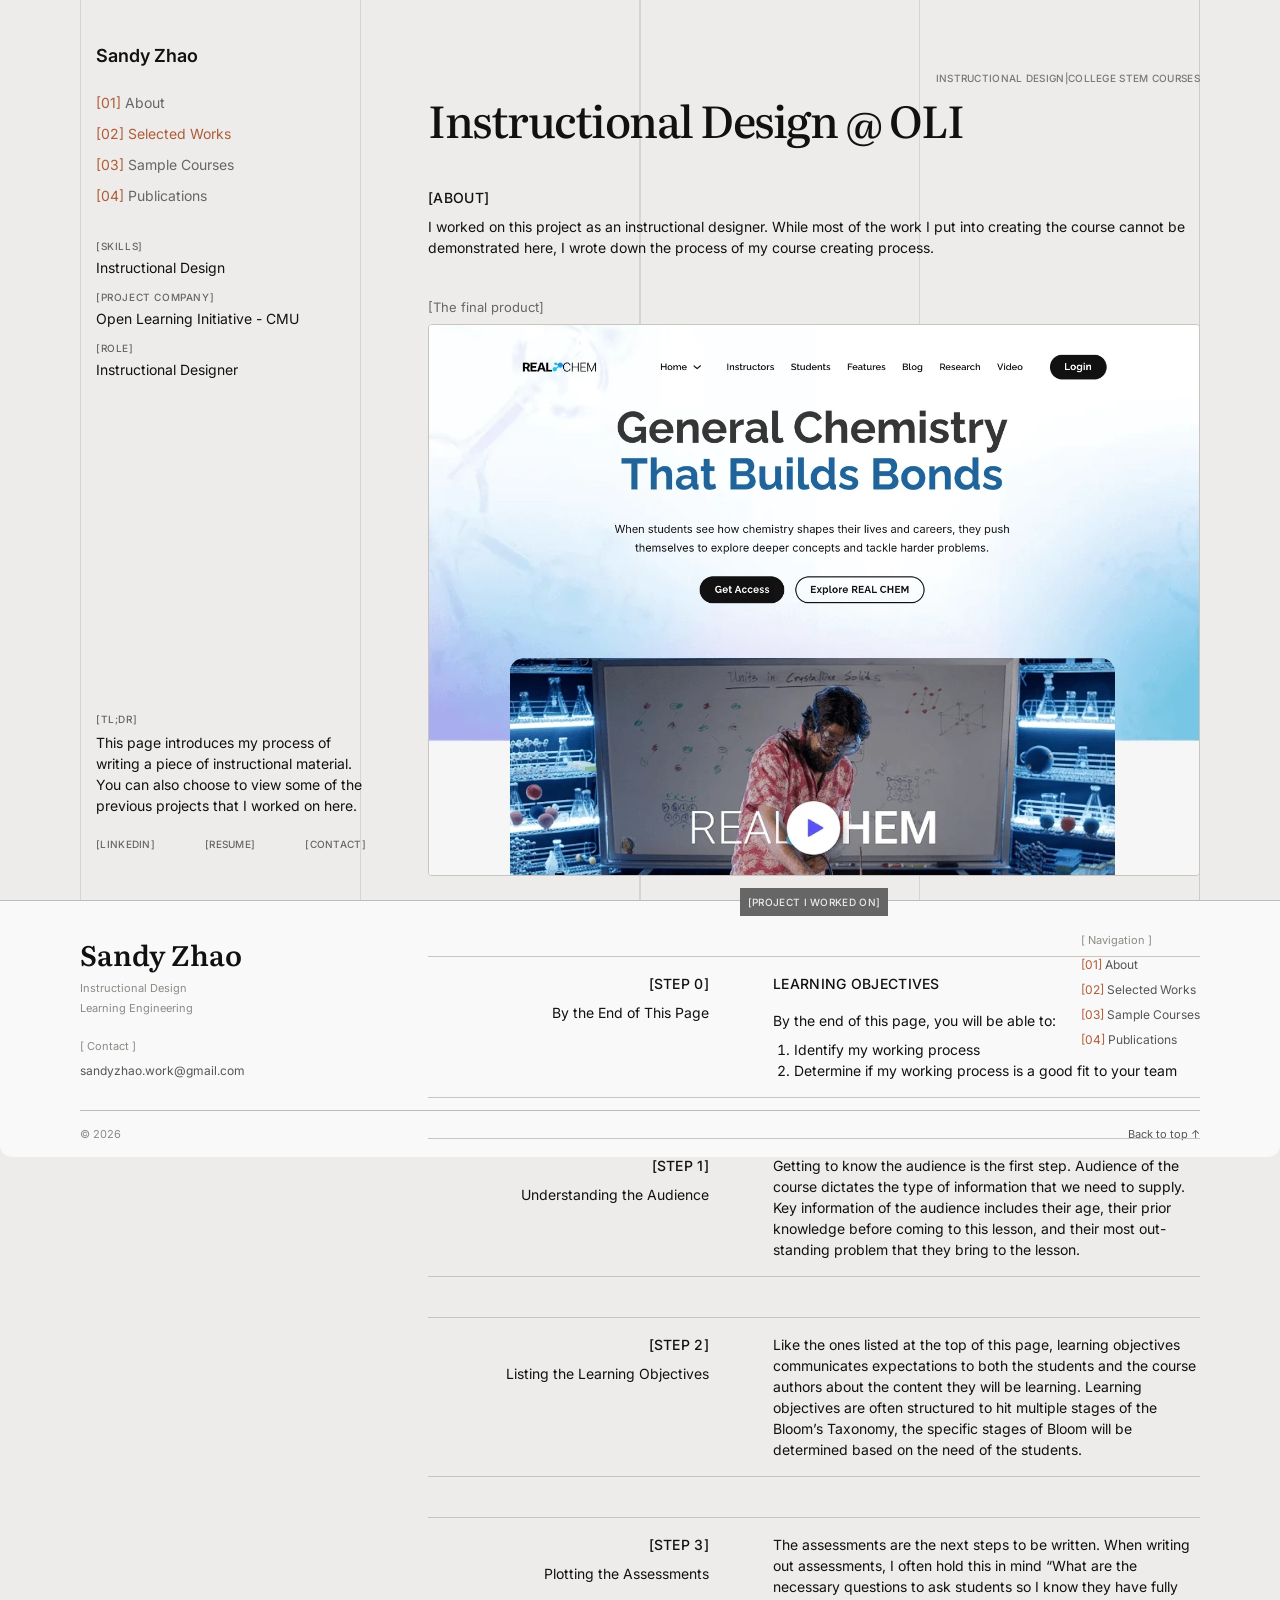
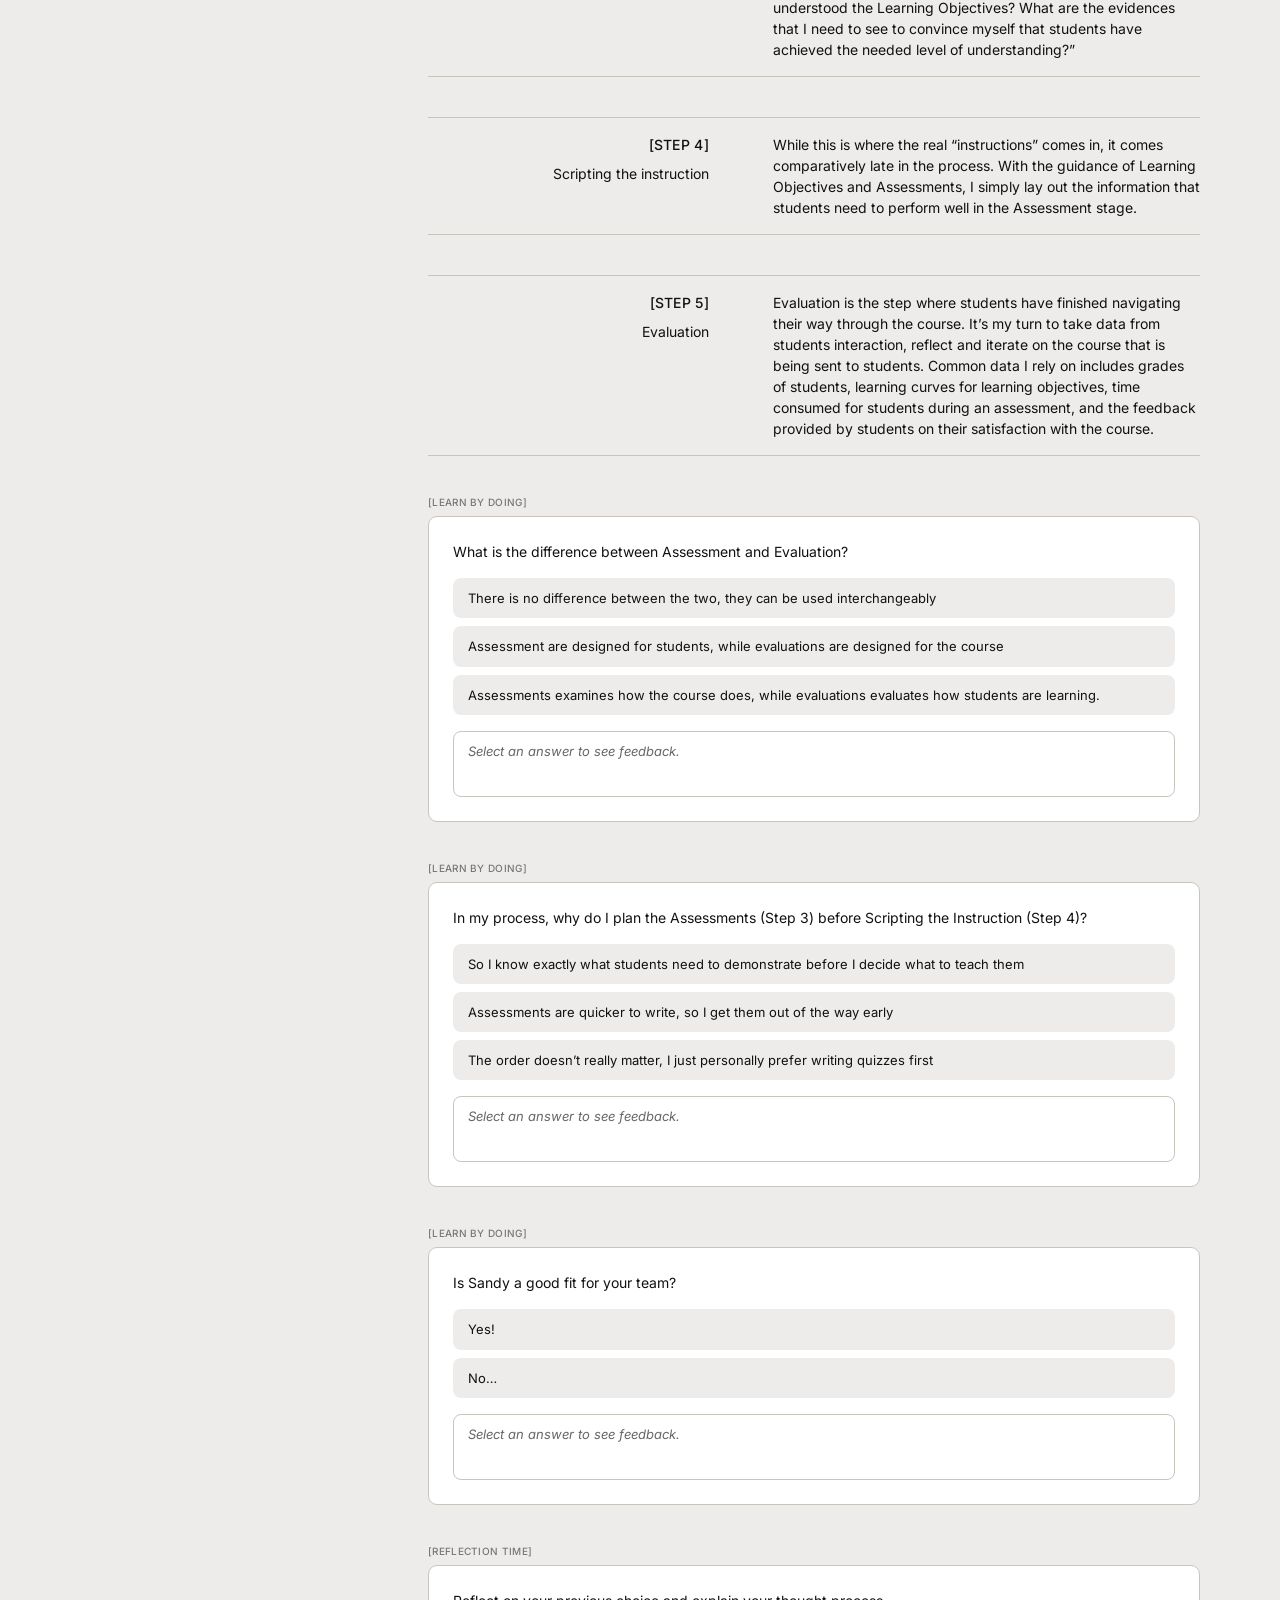
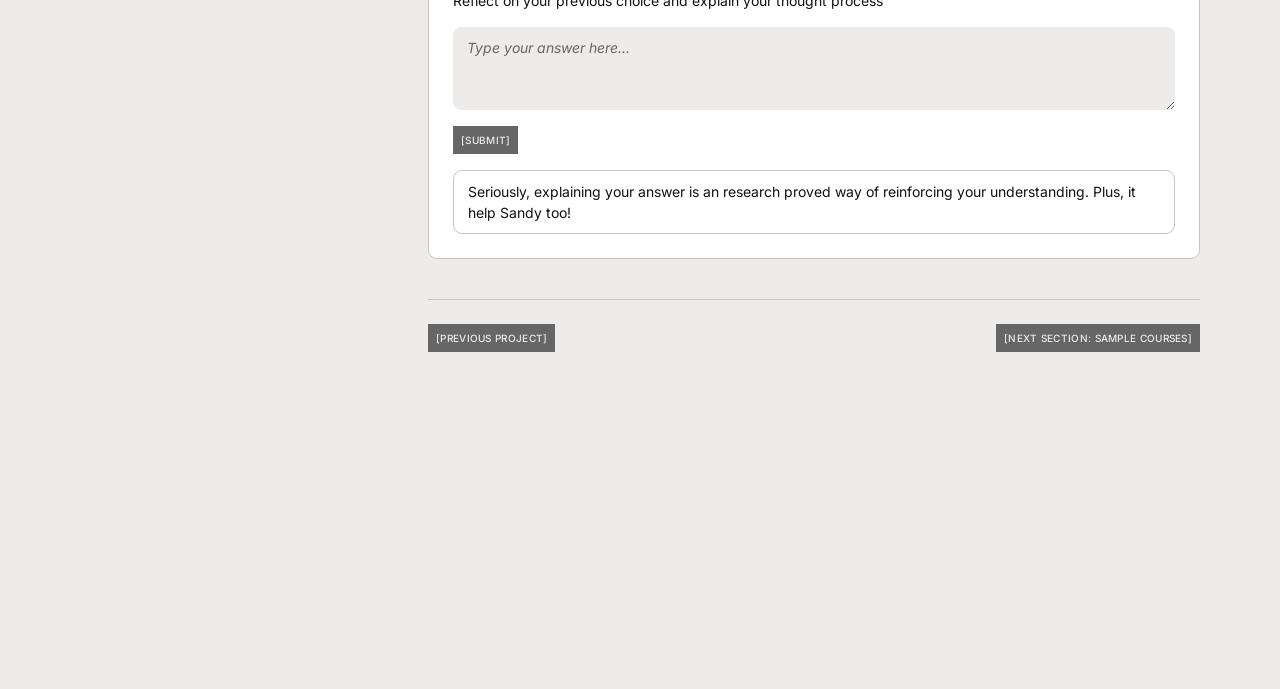
<file: instructional-design-oli.html>
<!DOCTYPE html>
<html lang="en">
<head>
<meta charset="UTF-8">
<meta name="viewport" content="width=device-width, initial-scale=1.0">
<title>Instructional Design @ OLI — Sandy Zhao</title>
<meta name="description" content="Case study: my instructional design process at the Open Learning Initiative, Carnegie Mellon University.">
<link rel="preconnect" href="https://fonts.googleapis.com">
<link rel="preconnect" href="https://fonts.gstatic.com" crossorigin>
<link href="https://fonts.googleapis.com/css2?family=Literata:opsz,wght@7..72,200..900&family=Inter:wght@400;500;600;700&display=swap" rel="stylesheet">
<link rel="stylesheet" href="styles.css">
<script src="cursor.js" defer></script>
<script src="title-motion.js" defer></script>
</head>
<body>

<div class="grid-lines" aria-hidden="true"></div>

<div class="page">

  <aside class="sidebar">
    <div class="sidebar-top">
      <p class="name"><a href="index.html" style="color:inherit;">Sandy Zhao</a></p>

      <nav class="side-nav" aria-label="Section navigation">
        <a href="index.html#about"><span class="idx">[01]</span> About</a>
        <a href="index.html#work" class="active"><span class="idx">[02]</span> Selected Works</a>
        <a href="index.html#courses"><span class="idx">[03]</span> Sample Courses</a>
        <a href="index.html#publications"><span class="idx">[04]</span> Publications</a>
      </nav>
      <div class="sidebar-meta">
        <div class="case-meta-item">
          <p class="micro-label">[Skills]</p>
          <p>Instructional Design</p>
        </div>
        <div class="case-meta-item">
          <p class="micro-label">[Project Company]</p>
          <p>Open Learning Initiative - CMU</p>
        </div>
        <div class="case-meta-item">
          <p class="micro-label">[Role]</p>
          <p>Instructional Designer</p>
        </div>
      </div>
    </div>

    <div class="sidebar-brief">
      <div class="tldr">
        <p class="micro-label">[TL;DR]</p>
        <p>This page introduces my process of writing a piece of instructional material. You can also choose to view some of the previous projects that I worked on here.</p>
      </div>

      <div class="preview-links">
        <a href="https://www.linkedin.com/in/yiyang-zhao-2a134928a/" target="_blank" rel="noopener">[LinkedIn]</a>
        <a href="resume.html" target="_blank" rel="noopener">[Resume]</a>
        <a href="mailto:sandyzhao.work@gmail.com?subject=Hello%20from%20your%20portfolio">[Contact]</a>
      </div>
    </div>
  </aside>

  <main class="content">

    <div class="case-title-block">
      <p class="case-eyebrow">Instructional Design|College Stem Courses</p>
      <h1 class="case-title">Instructional Design @ OLI</h1>
    </div>

    <div class="about-block">
      <p class="micro-label">[About]</p>
      <p>I worked on this project as an instructional designer. While most of the work I put into creating the course cannot be demonstrated here, I wrote down the process of my course creating process.</p>
    </div>

    <div class="glance">
      <p class="glance-label cb-final-label">[The final product]</p>
      <a class="glance-link" href="https://realchem.org/" target="_blank" rel="noopener" tabindex="-1">
        <img class="glance-shot" src="assets/instructional-design/realchem-home.jpg" width="1400" height="1000" loading="lazy" decoding="async" alt="Screenshot of the REAL CHEM home page at realchem.org, with the headline &ldquo;General Chemistry That Builds Bonds&rdquo;.">
      </a>
      <a class="btn btn--center glance-btn" href="https://realchem.org/" target="_blank" rel="noopener">[Project I worked on]</a>
    </div>

    <div class="challenge-row">
      <div class="challenge-col">
        <p class="micro-label">[Step 0]</p>
        <p>By the End of This Page</p>
      </div>
      <div class="strategy-col">
        <p class="micro-label">Learning Objectives</p>
        <p>By the end of this page, you will be able to:</p>
        <ol style="margin:0; padding:0; list-style:decimal; font-size:14px; line-height:1.5; color:var(--text-primary);">
          <li style="margin-left:21px;">Identify my working process</li>
          <li style="margin-left:21px;">Determine if my working process is a good fit to your team</li>
        </ol>
      </div>
    </div>

    <div class="challenge-row">
      <div class="challenge-col">
        <p class="micro-label">[Step 1]</p>
        <p>Understanding the Audience</p>
      </div>
      <div class="strategy-col">
        <p>Getting to know the audience is the first step. Audience of the course dictates the type of information that we need to supply. Key information of the audience includes their age, their prior knowledge before coming to this lesson, and their most out-standing problem that they bring to the lesson.</p>
      </div>
    </div>

    <div class="challenge-row">
      <div class="challenge-col">
        <p class="micro-label">[Step 2]</p>
        <p>Listing the Learning Objectives</p>
      </div>
      <div class="strategy-col">
        <p>Like the ones listed at the top of this page, learning objectives communicates expectations to both the students and the course authors about the content they will be learning. Learning objectives are often structured to hit multiple stages of the Bloom&rsquo;s Taxonomy, the specific stages of Bloom will be determined based on the need of the students.</p>
      </div>
    </div>

    <div class="challenge-row">
      <div class="challenge-col">
        <p class="micro-label">[Step 3]</p>
        <p>Plotting the Assessments</p>
      </div>
      <div class="strategy-col">
        <p>The assessments are the next steps to be written. When writing out assessments, I often hold this in mind &ldquo;What are the necessary questions to ask students so I know they have fully understood the Learning Objectives? What are the evidences that I need to see to convince myself that students have achieved the needed level of understanding?&rdquo;</p>
      </div>
    </div>

    <div class="challenge-row">
      <div class="challenge-col">
        <p class="micro-label">[Step 4]</p>
        <p>Scripting the instruction</p>
      </div>
      <div class="strategy-col">
        <p>While this is where the real &ldquo;instructions&rdquo; comes in, it comes comparatively late in the process. With the guidance of Learning Objectives and Assessments, I simply lay out the information that students need to perform well in the Assessment stage.</p>
      </div>
    </div>

    <div class="challenge-row">
      <div class="challenge-col">
        <p class="micro-label">[Step 5]</p>
        <p>Evaluation</p>
      </div>
      <div class="strategy-col">
        <p>Evaluation is the step where students have finished navigating their way through the course. It&rsquo;s my turn to take data from students interaction, reflect and iterate on the course that is being sent to students. Common data I rely on includes grades of students, learning curves for learning objectives, time consumed for students during an assessment, and the feedback provided by students on their satisfaction with the course.</p>
      </div>
    </div>

    <div class="lbd-section">
      <p class="micro-label">[Learn By Doing]</p>
      <div class="lbd-card" data-correct-feedback="Correct! Assessments are tests for students&rsquo; understanding, common ones includes quizzes, midterm and final exams. Evaluations, on the other hand, are examining how effective the course is. Common methods includes feedback from the students, xAPI data analytics." data-incorrect-feedback="Not quite. Try to re-read Step 3 and Step 5 and come back to this question!">
        <p class="lbd-question">What is the difference between Assessment and Evaluation?</p>
        <div class="lbd-options">
          <button type="button" class="lbd-option" data-correct="false">There is no difference between the two, they can be used interchangeably<span class="lbd-option-mark" aria-hidden="true"></span></button>
          <button type="button" class="lbd-option" data-correct="true">Assessment are designed for students, while evaluations are designed for the course<span class="lbd-option-mark" aria-hidden="true"></span></button>
          <button type="button" class="lbd-option" data-correct="false">Assessments examines how the course does, while evaluations evaluates how students are learning.<span class="lbd-option-mark" aria-hidden="true"></span></button>
        </div>
        <div class="lbd-answer-box lbd-feedback" aria-live="polite">Select an answer to see feedback.</div>
      </div>
    </div>

    <div class="lbd-section">
      <p class="micro-label">[Learn By Doing]</p>
      <div class="lbd-card" data-correct-feedback="Correct! To gauge students&rsquo; understanding I often look for evidences from their performance on assessments. I first construct the major questions, then supply them with the information needed to answer it." data-incorrect-feedback="Not quite. Try revisiting Step 3 and 4 and come back to this question!">
        <p class="lbd-question">In my process, why do I plan the Assessments (Step 3) before Scripting the Instruction (Step 4)?</p>
        <div class="lbd-options">
          <button type="button" class="lbd-option" data-correct="true">So I know exactly what students need to demonstrate before I decide what to teach them<span class="lbd-option-mark" aria-hidden="true"></span></button>
          <button type="button" class="lbd-option" data-correct="false">Assessments are quicker to write, so I get them out of the way early<span class="lbd-option-mark" aria-hidden="true"></span></button>
          <button type="button" class="lbd-option" data-correct="false">The order doesn&rsquo;t really matter, I just personally prefer writing quizzes first<span class="lbd-option-mark" aria-hidden="true"></span></button>
        </div>
        <div class="lbd-answer-box lbd-feedback" aria-live="polite">Select an answer to see feedback.</div>
      </div>
    </div>

    <div class="lbd-section">
      <p class="micro-label">[Learn By Doing]</p>
      <div class="lbd-card" data-cert-optional="true">
        <p class="lbd-question">Is Sandy a good fit for your team?</p>
        <div class="lbd-options">
          <button type="button" class="lbd-option" data-correct="true" data-feedback="Woohoo! Let&rsquo;s get in touch!">Yes!<span class="lbd-option-mark" aria-hidden="true"></span></button>
          <button type="button" class="lbd-option" data-correct="false" data-feedback="Oops! I&rsquo;m sorry it didn&rsquo;t work out, maybe visiting my other projects will change your mind?">No&hellip;<span class="lbd-option-mark" aria-hidden="true"></span></button>
        </div>
        <div class="lbd-answer-box lbd-feedback" aria-live="polite">Select an answer to see feedback.</div>
      </div>
    </div>

    <div class="lbd-section">
      <p class="micro-label">[Reflection time]</p>
      <div class="lbd-card">
        <p class="lbd-question">Reflect on your previous choice and explain your thought process</p>
        <textarea class="lbd-reflection-input" id="lbd-reflection-input" placeholder="Type your answer here..." rows="3"></textarea>
        <button type="button" class="btn" id="lbd-reflection-submit">[Submit]</button>
        <p class="lbd-note" id="lbd-reflection-note" aria-live="polite" data-default-note="Seriously, explaining your answer is an research proved way of reinforcing your understanding. Plus, it help Sandy too!" data-thanks-note="Thanks for the feedback! I really appreciate it.">Seriously, explaining your answer is an research proved way of reinforcing your understanding. Plus, it help Sandy too!</p>

        <div class="cert-inline" id="cert-inline" hidden>
          <canvas class="cert-confetti" id="cert-confetti" aria-hidden="true"></canvas>
          <p class="micro-label">[Certificate of Completion]</p>
          <h3 class="cert-title" id="cert-title">Congratulations on passing the quiz!</h3>
          <p class="cert-body">Let&rsquo;s get a conversation started.</p>
          <div class="cert-actions">
            <a class="btn" href="https://www.linkedin.com/in/yiyang-zhao-2a134928a/" target="_blank" rel="noopener">[LinkedIn]</a>
            <a class="btn" href="mailto:sandyzhao.work@gmail.com?subject=Hello%20from%20your%20portfolio">[Email]</a>
          </div>
        </div>
      </div>
    </div>

    <nav class="project-nav" aria-label="Project navigation">
      <a class="btn" href="chatterbox.html" aria-label="Previous project: ChatterBox">[Previous project]</a>
      <a class="btn" href="index.html#courses">[Next section: Sample Courses]</a>
    </nav>

  </main>

</div>

<footer class="site-footer" id="site-footer">
  <div class="footer-inner">
  <div class="footer-columns">
    <div class="footer-brand">
      <p class="footer-name">Sandy Zhao</p>
      <p class="footer-tagline">Instructional Design</p>
      <p class="footer-tagline">Learning Engineering</p>
      <div class="footer-contact">
        <span class="footer-nav-label">[ Contact ]</span>
        <a href="mailto:sandyzhao.work@gmail.com?subject=Hello%20from%20your%20portfolio">sandyzhao.work@gmail.com</a>
      </div>
    </div>
    <nav class="footer-nav" aria-label="Footer navigation">
      <span class="footer-nav-label">[ Navigation ]</span>
      <a href="index.html#about"><span class="idx">[01]</span> About</a>
      <a href="index.html#work"><span class="idx">[02]</span> Selected Works</a>
      <a href="index.html#courses"><span class="idx">[03]</span> Sample Courses</a>
      <a href="index.html#publications"><span class="idx">[04]</span> Publications</a>
    </nav>
  </div>
  <div class="footer-bottom">
    <span class="copyright">&copy; 2026</span>
    <a class="back-to-top" href="#top" onclick="window.scrollTo({top:0,behavior:'smooth'});return false;">Back to top &uarr;</a>
  </div>
  </div>
</footer>
<script>
(function () {
  // Reveal the footer by tracking scroll position directly instead of
  // relying on position:sticky + a negative margin on its preceding
  // sibling -- that combination is known to make browsers miscompute the
  // sticky element's static position (it can render "stuck" from the very
  // top of the page). A fixed-position footer driven by a plain scroll
  // listener sidesteps that bug entirely and is fully predictable.
  if (window.matchMedia('(prefers-reduced-motion: reduce)').matches) return;

  var footer = document.getElementById('site-footer');
  if (!footer) return;

  var spacer = document.createElement('div');
  spacer.setAttribute('aria-hidden', 'true');
  footer.parentNode.insertBefore(spacer, footer);
  footer.classList.add('js-reveal');

  var ticking = false;

  function update() {
    ticking = false;
    var footerHeight = footer.offsetHeight;
    spacer.style.height = footerHeight + 'px';

    var maxScroll = document.documentElement.scrollHeight - window.innerHeight;
    var distanceFromBottom = maxScroll - window.scrollY;
    var revealProgress = 1 - Math.min(1, Math.max(0, distanceFromBottom / footerHeight));
    var hiddenPx = (1 - revealProgress) * footerHeight;
    footer.style.transform = 'translateY(' + hiddenPx + 'px)';
  }

  function requestUpdate() {
    if (!ticking) {
      ticking = true;
      requestAnimationFrame(update);
    }
  }

  update();
  window.addEventListener('scroll', requestUpdate, { passive: true });
  window.addEventListener('resize', requestUpdate);
  if (window.ResizeObserver) {
    // Watch the whole document body too, not just the footer -- async
    // media (video dimensions resolving after load) can change the
    // page's total scrollable height without firing a scroll event,
    // which would otherwise leave the reveal position stale.
    var ro = new ResizeObserver(requestUpdate);
    ro.observe(footer);
    ro.observe(document.body);
  }
})();
</script>

<script>
(function () {
  // Paste the Google Apps Script Web App URL here to start logging responses to a Sheet.
  var LBD_LOG_ENDPOINT = 'https://script.google.com/macros/s/AKfycbw2Rk9K8J6savOZ7WK4bGKB0ApNSoZ_zsBR-bxuCevYWlD__SIh0oEu470Uu7EvJUth/exec';

  var tryCounts = {};
  function getTryNumber(questionKey) {
    var storageKey = 'lbd-tries:' + questionKey;
    var n;
    try {
      n = (parseInt(localStorage.getItem(storageKey), 10) || 0) + 1;
      localStorage.setItem(storageKey, n);
    } catch (e) {
      n = (tryCounts[storageKey] || 0) + 1;
    }
    tryCounts[storageKey] = n;
    return n;
  }

  function logResponse(payload) {
    if (!LBD_LOG_ENDPOINT) return;
    payload.page = window.location.pathname;
    fetch(LBD_LOG_ENDPOINT, {
      method: 'POST',
      headers: { 'Content-Type': 'text/plain;charset=utf-8' },
      body: JSON.stringify(payload)
    }).catch(function () {});
  }

  var cards = document.querySelectorAll('.lbd-card');
  cards.forEach(function (card) {
    var options = card.querySelectorAll('.lbd-option');
    var feedbackEl = card.querySelector('.lbd-feedback');
    if (!options.length || !feedbackEl) return;

    var correctFeedback = card.getAttribute('data-correct-feedback');
    var incorrectFeedback = card.getAttribute('data-incorrect-feedback');

    options.forEach(function (opt) {
      opt.addEventListener('click', function () {
        // Only the clicked option is marked -- getting it wrong doesn't
        // reveal which one was correct, so re-reading the material (or
        // trying again) is still the way to find out.
        Array.prototype.forEach.call(options, function (o) {
          o.classList.remove('is-selected', 'is-correct', 'is-incorrect');
          var otherMark = o.querySelector('.lbd-option-mark');
          if (otherMark) otherMark.textContent = '';
        });

        var feedbackText;
        if (opt.hasAttribute('data-correct')) {
          var isCorrect = opt.getAttribute('data-correct') === 'true';
          opt.classList.add(isCorrect ? 'is-correct' : 'is-incorrect');
          var mark = opt.querySelector('.lbd-option-mark');
          if (mark) mark.textContent = isCorrect ? '✓' : '✗';
          feedbackText = opt.hasAttribute('data-feedback')
            ? opt.getAttribute('data-feedback')
            : (isCorrect ? correctFeedback : incorrectFeedback);
        } else {
          opt.classList.add('is-selected');
          if (opt.hasAttribute('data-feedback')) {
            feedbackText = opt.getAttribute('data-feedback');
          }
        }

        if (feedbackText) {
          feedbackEl.textContent = feedbackText;
          feedbackEl.classList.add('is-filled');
        }

        var questionText = card.querySelector('.lbd-question').textContent.trim();
        logResponse({
          type: 'quiz',
          question: questionText,
          answer: opt.textContent.replace(/[✓✗]/g, '').trim(),
          correct: opt.hasAttribute('data-correct') ? opt.getAttribute('data-correct') === 'true' : null,
          tryNumber: getTryNumber(questionText)
        });
      });
    });
  });

  var reflectionInput = document.getElementById('lbd-reflection-input');
  var reflectionNote = document.getElementById('lbd-reflection-note');
  var reflectionSubmit = document.getElementById('lbd-reflection-submit');
  var reflectionSubmitted = false;

  if (reflectionInput && reflectionNote && reflectionSubmit) {
    reflectionSubmit.addEventListener('click', function () {
      var hasText = reflectionInput.value.trim().length > 0;
      reflectionNote.textContent = hasText
        ? reflectionNote.getAttribute('data-thanks-note')
        : reflectionNote.getAttribute('data-default-note');

      if (hasText) {
        var reflectionQuestion = document.querySelector('.lbd-section:last-of-type .lbd-question').textContent.trim();
        logResponse({
          type: 'reflection',
          question: reflectionQuestion,
          answer: reflectionInput.value.trim(),
          correct: null,
          tryNumber: getTryNumber(reflectionQuestion)
        });
        reflectionSubmitted = true;
        checkCertificateEligibility();
      }
    });
  }

  var quizCards = Array.prototype.filter.call(cards, function (card) {
    return card.querySelector('.lbd-option[data-correct]') && card.getAttribute('data-cert-optional') !== 'true';
  });
  var certShown = false;

  function checkCertificateEligibility() {
    if (certShown) return;
    var allCorrect = quizCards.length > 0 && quizCards.every(function (card) {
      return card.querySelector('.lbd-option.is-correct');
    });
    if (allCorrect && reflectionSubmitted) {
      certShown = true;
      showCertificate();
    }
  }

  cards.forEach(function (card) {
    card.querySelectorAll('.lbd-option').forEach(function (opt) {
      opt.addEventListener('click', checkCertificateEligibility);
    });
  });

  var certInline = document.getElementById('cert-inline');
  var certCanvas = document.getElementById('cert-confetti');

  function showCertificate() {
    if (!certInline) return;
    certInline.hidden = false;
    launchConfetti();
  }

  function launchConfetti() {
    if (!certCanvas || !certInline || !window.requestAnimationFrame) return;
    var overflow = 120;
    var width = certInline.clientWidth;
    var height = certInline.clientHeight + overflow * 2;
    var dpr = window.devicePixelRatio || 1;

    certCanvas.style.top = (-overflow) + 'px';
    certCanvas.style.width = width + 'px';
    certCanvas.style.height = height + 'px';
    certCanvas.width = width * dpr;
    certCanvas.height = height * dpr;

    var ctx = certCanvas.getContext('2d');
    ctx.setTransform(dpr, 0, 0, dpr, 0, 0);

    var colors = ['#b05c38', '#7a3e25', '#d9a441', '#2e6b6b', '#111111'];
    var particles = [];
    var count = 90;
    var originX = width / 2;
    var originY = overflow + certInline.clientHeight / 2;

    for (var i = 0; i < count; i++) {
      particles.push({
        x: originX,
        y: originY,
        vx: (Math.random() - 0.5) * 9,
        vy: Math.random() * -8 - 3,
        size: Math.random() * 5 + 3,
        color: colors[Math.floor(Math.random() * colors.length)],
        rotation: Math.random() * Math.PI * 2,
        rotationSpeed: (Math.random() - 0.5) * 0.3
      });
    }

    var startTime = null;
    var duration = 2600;

    function frame(timestamp) {
      if (!startTime) startTime = timestamp;
      var elapsed = timestamp - startTime;
      ctx.clearRect(0, 0, width, height);

      particles.forEach(function (p) {
        p.vy += 0.3;
        p.x += p.vx;
        p.y += p.vy;
        p.rotation += p.rotationSpeed;

        ctx.save();
        ctx.translate(p.x, p.y);
        ctx.rotate(p.rotation);
        ctx.fillStyle = p.color;
        ctx.fillRect(-p.size / 2, -p.size / 4, p.size, p.size / 2);
        ctx.restore();
      });

      if (elapsed < duration) {
        window.requestAnimationFrame(frame);
      } else {
        ctx.clearRect(0, 0, width, height);
      }
    }

    window.requestAnimationFrame(frame);
  }
})();
</script>


</body>
</html>
</file>
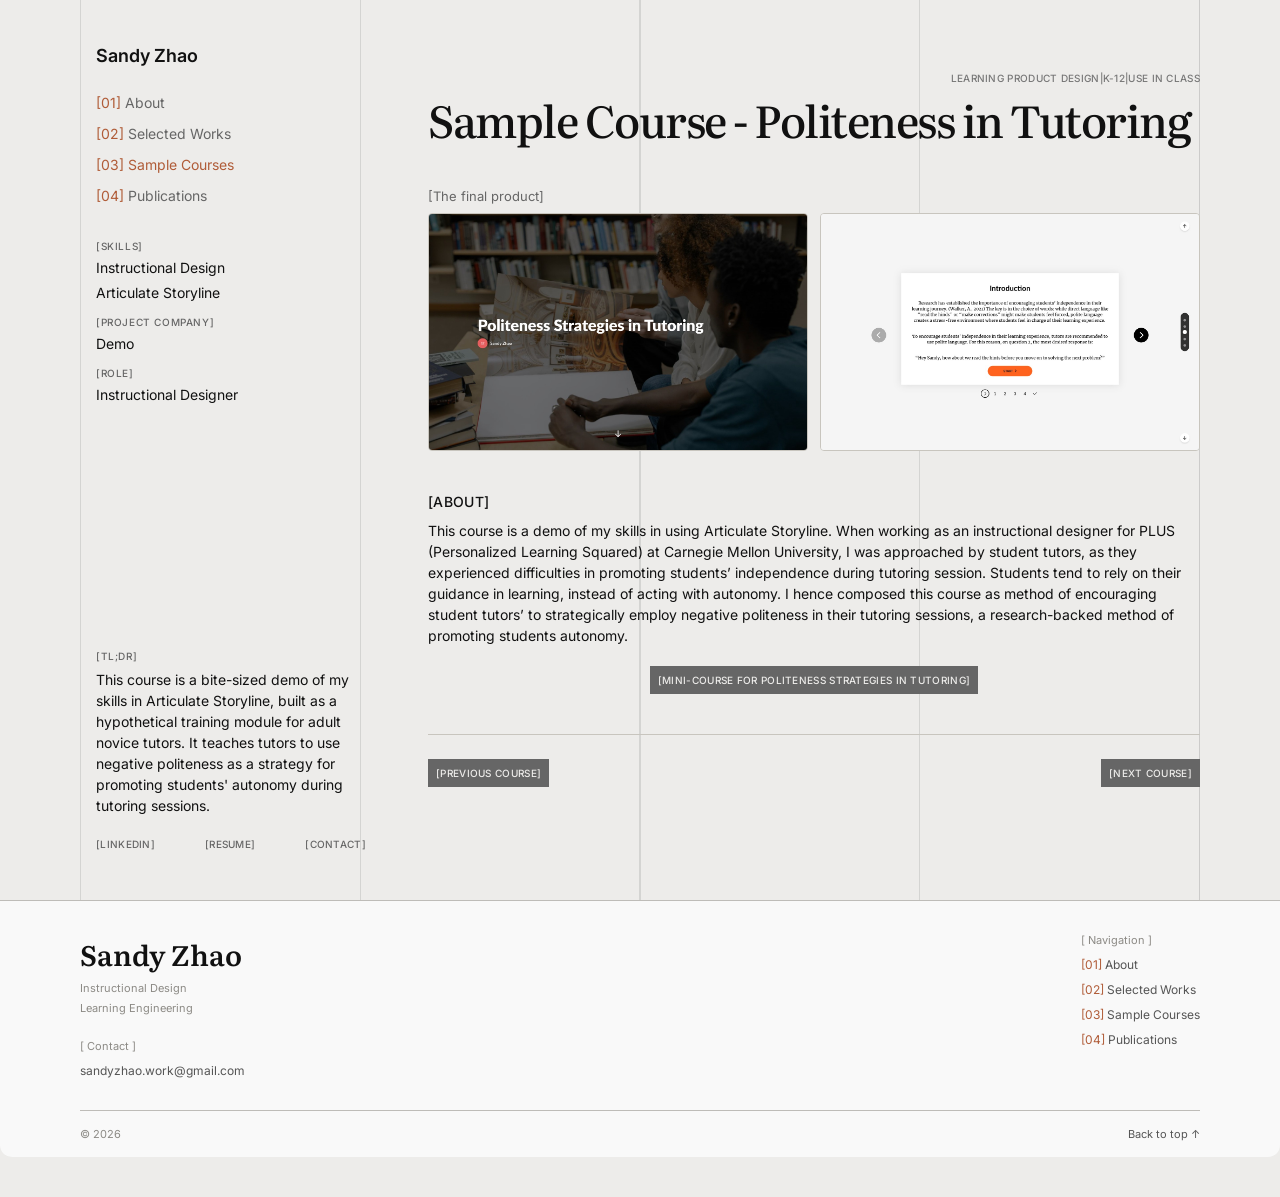
<file: politeness-in-tutoring.html>
<!DOCTYPE html>
<html lang="en">
<head>
<meta charset="UTF-8">
<meta name="viewport" content="width=device-width, initial-scale=1.0">
<title>Sample Course - Politeness in Tutoring — Sandy Zhao</title>
<meta name="description" content="An Articulate Storyline demo course teaching student tutors to use negative politeness strategies to promote student autonomy.">
<link rel="preconnect" href="https://fonts.googleapis.com">
<link rel="preconnect" href="https://fonts.gstatic.com" crossorigin>
<link href="https://fonts.googleapis.com/css2?family=Literata:opsz,wght@7..72,200..900&family=Inter:wght@400;500;600;700&display=swap" rel="stylesheet">
<link rel="stylesheet" href="styles.css">
<script src="cursor.js" defer></script>
<script src="title-motion.js" defer></script>
</head>
<body>

<div class="grid-lines" aria-hidden="true"></div>

<div class="page">

  <aside class="sidebar">
    <div class="sidebar-top">
      <p class="name"><a href="index.html" style="color:inherit;">Sandy Zhao</a></p>

      <nav class="side-nav" aria-label="Section navigation">
        <a href="index.html#about"><span class="idx">[01]</span> About</a>
        <a href="index.html#work"><span class="idx">[02]</span> Selected Works</a>
        <a href="index.html#courses" class="active"><span class="idx">[03]</span> Sample Courses</a>
        <a href="index.html#publications"><span class="idx">[04]</span> Publications</a>
      </nav>
      <div class="sidebar-meta">
        <div class="case-meta-item">
          <p class="micro-label">[Skills]</p>
          <p>Instructional Design</p>
          <p>Articulate Storyline</p>
        </div>
        <div class="case-meta-item">
          <p class="micro-label">[Project Company]</p>
          <p>Demo</p>
        </div>
        <div class="case-meta-item">
          <p class="micro-label">[Role]</p>
          <p>Instructional Designer</p>
        </div>
      </div>
    </div>

    <div class="sidebar-brief">
      <div class="tldr">
        <p class="micro-label">[TL;DR]</p>
        <p>This course is a bite-sized demo of my skills in Articulate Storyline, built as a hypothetical training module for adult novice tutors. It teaches tutors to use negative politeness as a strategy for promoting students' autonomy during tutoring sessions.</p>
      </div>

      <div class="preview-links">
        <a href="https://www.linkedin.com/in/yiyang-zhao-2a134928a/" target="_blank" rel="noopener">[LinkedIn]</a>
        <a href="resume.html" target="_blank" rel="noopener">[Resume]</a>
        <a href="mailto:sandyzhao.work@gmail.com?subject=Hello%20from%20your%20portfolio">[Contact]</a>
      </div>
    </div>
  </aside>

  <main class="content">

    <div class="case-title-block">
      <p class="case-eyebrow">Learning Product Design|K-12|Use in class</p>
      <h1 class="case-title">Sample Course - Politeness in Tutoring</h1>
    </div>

    <div class="glance">
      <p class="glance-label cb-final-label">[The final product]</p>
      <div class="course-shots">
        <img src="assets/courses/politeness-cover.jpg" width="1400" height="875" loading="lazy" decoding="async" alt="Cover of the &ldquo;Politeness Strategies in Tutoring&rdquo; course.">
        <img src="assets/courses/politeness-lesson.jpg" width="1400" height="875" loading="lazy" decoding="async" alt="A screen from the course: an introduction card that sets up the polite-language question, with a Start button.">
      </div>
    </div>

    <div class="about-block">
      <p class="micro-label">[About]</p>
      <p>This course is a demo of my skills in using Articulate Storyline. When working as an instructional designer for PLUS (Personalized Learning Squared) at Carnegie Mellon University, I was approached by student tutors, as they experienced difficulties in promoting students&rsquo; independence during tutoring session. Students tend to rely on their guidance in learning, instead of acting with autonomy. I hence composed this course as method of encouraging student tutors&rsquo; to strategically employ negative politeness in their tutoring sessions, a research-backed method of promoting students autonomy.</p>
    </div>

    <div class="cb-mini-course">
      <a class="btn btn--overlap" href="courses/politeness-strategies-in-tutoring/index.html" target="_blank" rel="noopener">[Mini-Course for Politeness Strategies in Tutoring]</a>
    </div>

    <nav class="project-nav" aria-label="Course navigation">
      <a class="btn" href="session-scope-onboarding.html" aria-label="Previous course: Session Scope Onboarding">[Previous course]</a>
      <a class="btn" href="turning-on-cameras.html" aria-label="Next course: Turning on Cameras during Tutoring Session">[Next course]</a>
    </nav>

  </main>

</div>

<footer class="site-footer" id="site-footer">
  <div class="footer-inner">
  <div class="footer-columns">
    <div class="footer-brand">
      <p class="footer-name">Sandy Zhao</p>
      <p class="footer-tagline">Instructional Design</p>
      <p class="footer-tagline">Learning Engineering</p>
      <div class="footer-contact">
        <span class="footer-nav-label">[ Contact ]</span>
        <a href="mailto:sandyzhao.work@gmail.com?subject=Hello%20from%20your%20portfolio">sandyzhao.work@gmail.com</a>
      </div>
    </div>
    <nav class="footer-nav" aria-label="Footer navigation">
      <span class="footer-nav-label">[ Navigation ]</span>
      <a href="index.html#about"><span class="idx">[01]</span> About</a>
      <a href="index.html#work"><span class="idx">[02]</span> Selected Works</a>
      <a href="index.html#courses"><span class="idx">[03]</span> Sample Courses</a>
      <a href="index.html#publications"><span class="idx">[04]</span> Publications</a>
    </nav>
  </div>
  <div class="footer-bottom">
    <span class="copyright">&copy; 2026</span>
    <a class="back-to-top" href="#top" onclick="window.scrollTo({top:0,behavior:'smooth'});return false;">Back to top &uarr;</a>
  </div>
  </div>
</footer>
<script>
(function () {
  // Reveal the footer by tracking scroll position directly instead of
  // relying on position:sticky + a negative margin on its preceding
  // sibling -- that combination is known to make browsers miscompute the
  // sticky element's static position (it can render "stuck" from the very
  // top of the page). A fixed-position footer driven by a plain scroll
  // listener sidesteps that bug entirely and is fully predictable.
  if (window.matchMedia('(prefers-reduced-motion: reduce)').matches) return;

  var footer = document.getElementById('site-footer');
  if (!footer) return;

  var spacer = document.createElement('div');
  spacer.setAttribute('aria-hidden', 'true');
  footer.parentNode.insertBefore(spacer, footer);
  footer.classList.add('js-reveal');

  var ticking = false;

  function update() {
    ticking = false;
    var footerHeight = footer.offsetHeight;
    spacer.style.height = footerHeight + 'px';

    var maxScroll = document.documentElement.scrollHeight - window.innerHeight;
    var distanceFromBottom = maxScroll - window.scrollY;
    var revealProgress = 1 - Math.min(1, Math.max(0, distanceFromBottom / footerHeight));
    var hiddenPx = (1 - revealProgress) * footerHeight;
    footer.style.transform = 'translateY(' + hiddenPx + 'px)';
  }

  function requestUpdate() {
    if (!ticking) {
      ticking = true;
      requestAnimationFrame(update);
    }
  }

  update();
  window.addEventListener('scroll', requestUpdate, { passive: true });
  window.addEventListener('resize', requestUpdate);
  if (window.ResizeObserver) {
    // Watch the whole document body too, not just the footer -- async
    // media (video dimensions resolving after load) can change the
    // page's total scrollable height without firing a scroll event,
    // which would otherwise leave the reveal position stale.
    var ro = new ResizeObserver(requestUpdate);
    ro.observe(footer);
    ro.observe(document.body);
  }
})();
</script>


</body>
</html>
</file>
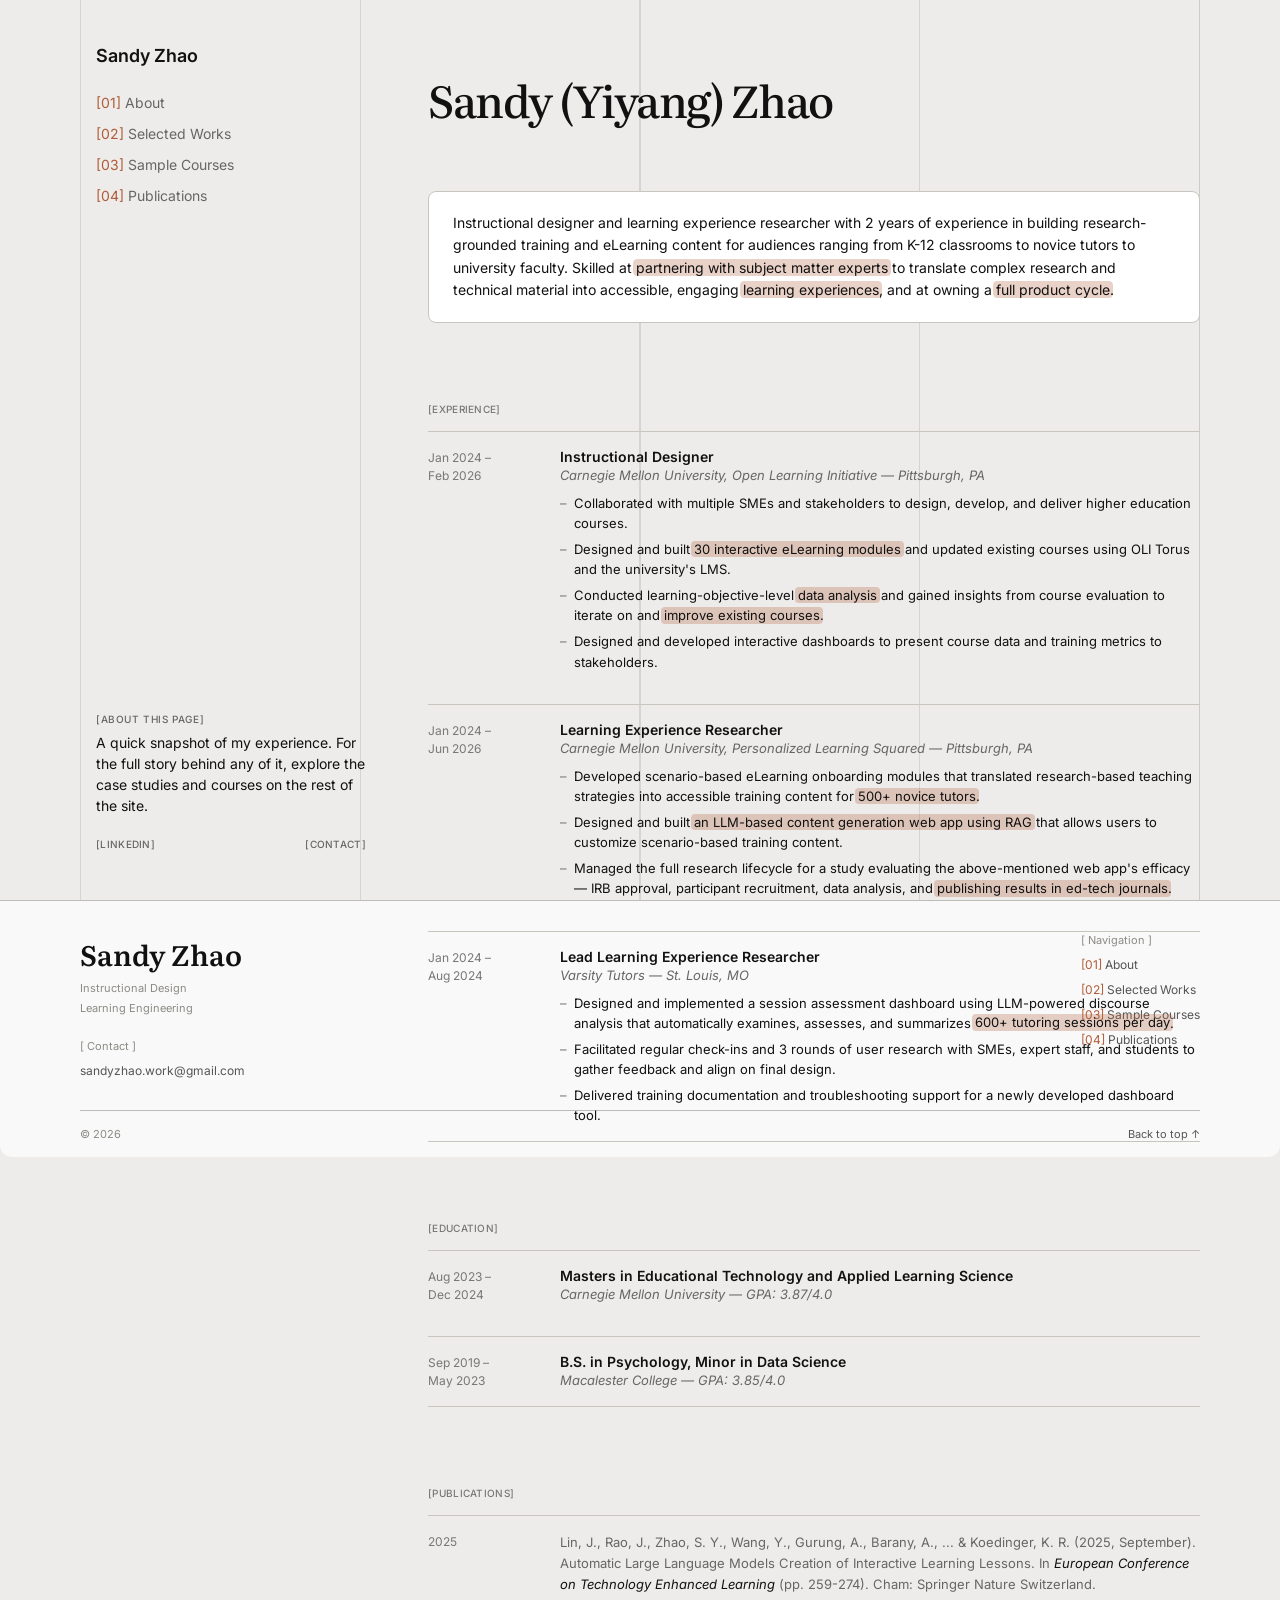
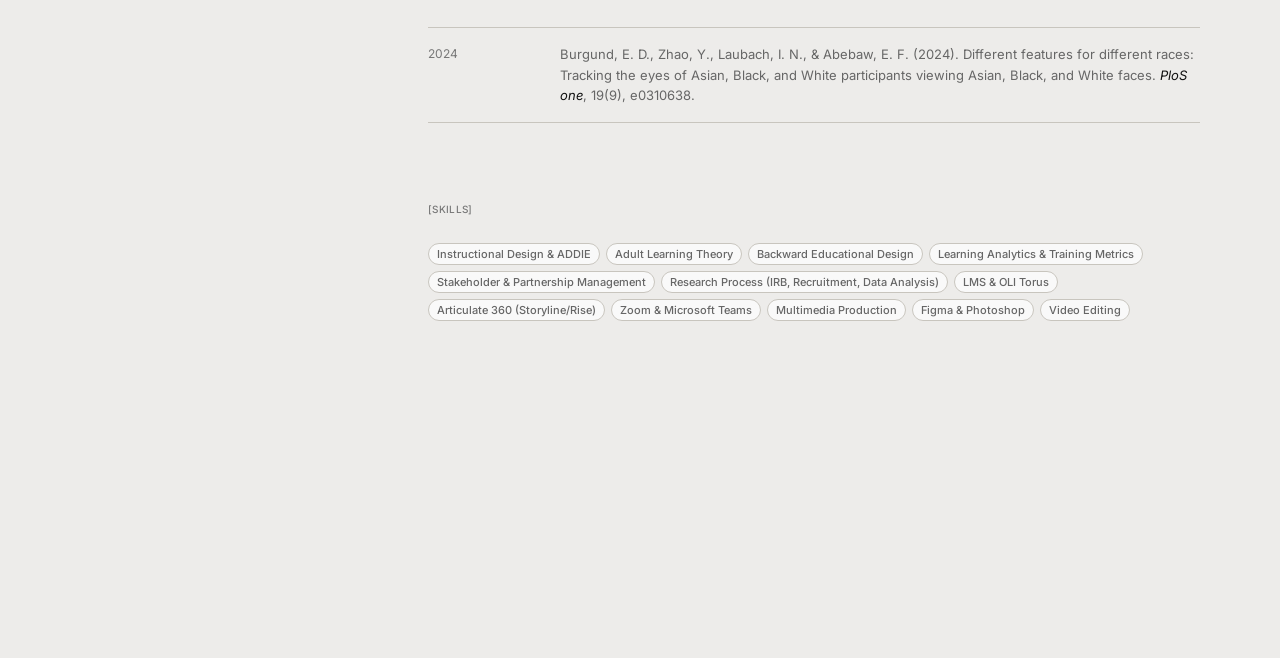
<file: resume.html>
<!DOCTYPE html>
<html lang="en">
<head>
<meta charset="UTF-8">
<meta name="viewport" content="width=device-width, initial-scale=1.0">
<title>Sandy (Yiyang) Zhao — Resume</title>
<meta name="description" content="Resume: Instructional Designer &amp; Learning Experience Researcher.">
<link rel="preconnect" href="https://fonts.googleapis.com">
<link rel="preconnect" href="https://fonts.gstatic.com" crossorigin>
<link href="https://fonts.googleapis.com/css2?family=Literata:opsz,wght@7..72,200..900&family=Inter:wght@400;500;600;700&display=swap" rel="stylesheet">
<link rel="stylesheet" href="styles.css">
<script src="cursor.js" defer></script>
<script src="title-motion.js" defer></script>
</head>
<body>

<div class="grid-lines" aria-hidden="true"></div>

<div class="page">

  <aside class="sidebar">
    <div class="sidebar-top">
      <p class="name"><a href="index.html" style="color:inherit;">Sandy Zhao</a></p>

      <nav class="side-nav" aria-label="Section navigation">
        <a href="index.html#about"><span class="idx">[01]</span> About</a>
        <a href="index.html#work"><span class="idx">[02]</span> Selected Works</a>
        <a href="index.html#courses"><span class="idx">[03]</span> Sample Courses</a>
        <a href="index.html#publications"><span class="idx">[04]</span> Publications</a>
      </nav>
    </div>

    <div class="sidebar-brief">
      <div class="tldr">
        <p class="micro-label">[About this page]</p>
        <p>A quick snapshot of my experience. For the full story behind any of it, explore the case studies and courses on the rest of the site.</p>
      </div>

      <div class="preview-links">
        <a href="https://www.linkedin.com/in/yiyang-zhao-2a134928a/" target="_blank" rel="noopener">[LinkedIn]</a>
        <a href="mailto:sandyzhao.work@gmail.com?subject=Hello%20from%20your%20portfolio">[Contact]</a>
      </div>
    </div>
  </aside>

  <main class="content">

    <div class="case-title-block">
      <h1 class="case-title">Sandy (Yiyang) Zhao</h1>
    </div>

    <p class="resume-summary">
      Instructional designer and learning experience researcher with 2 years of experience in building
      research-grounded training and eLearning content for audiences ranging from K-12 classrooms to novice
      tutors to university faculty. Skilled at <mark class="hl">partnering with subject matter experts</mark> to translate complex
      research and technical material into accessible, engaging <mark class="hl">learning experiences</mark>, and at owning a
      <mark class="hl">full product cycle</mark>.
    </p>

    <div class="resume-section">
      <p class="micro-label">[Experience]</p>

      <div class="resume-row">
        <p class="resume-dates">Jan 2024 –<br>Feb 2026</p>
        <div class="resume-entry">
          <p class="resume-entry-title">Instructional Designer</p>
          <p class="resume-entry-org">Carnegie Mellon University, Open Learning Initiative — Pittsburgh, PA</p>
          <ul class="resume-bullets">
            <li>Collaborated with multiple SMEs and stakeholders to design, develop, and deliver higher education courses.</li>
            <li>Designed and built <mark class="hl">30 interactive eLearning modules</mark> and updated existing courses using OLI Torus and the university's LMS.</li>
            <li>Conducted learning-objective-level <mark class="hl">data analysis</mark> and gained insights from course evaluation to iterate on and <mark class="hl">improve existing courses</mark>.</li>
            <li>Designed and developed interactive dashboards to present course data and training metrics to stakeholders.</li>
          </ul>
        </div>
      </div>

      <div class="resume-row">
        <p class="resume-dates">Jan 2024 –<br>Jun 2026</p>
        <div class="resume-entry">
          <p class="resume-entry-title">Learning Experience Researcher</p>
          <p class="resume-entry-org">Carnegie Mellon University, Personalized Learning Squared — Pittsburgh, PA</p>
          <ul class="resume-bullets">
            <li>Developed scenario-based eLearning onboarding modules that translated research-based teaching strategies into accessible training content for <mark class="hl">500+ novice tutors</mark>.</li>
            <li>Designed and built <mark class="hl">an LLM-based content generation web app using RAG</mark> that allows users to customize scenario-based training content.</li>
            <li>Managed the full research lifecycle for a study evaluating the above-mentioned web app's efficacy — IRB approval, participant recruitment, data analysis, and <mark class="hl">publishing results in ed-tech journals</mark>.</li>
          </ul>
        </div>
      </div>

      <div class="resume-row">
        <p class="resume-dates">Jan 2024 –<br>Aug 2024</p>
        <div class="resume-entry">
          <p class="resume-entry-title">Lead Learning Experience Researcher</p>
          <p class="resume-entry-org">Varsity Tutors — St. Louis, MO</p>
          <ul class="resume-bullets">
            <li>Designed and implemented a session assessment dashboard using LLM-powered discourse analysis that automatically examines, assesses, and summarizes <mark class="hl">600+ tutoring sessions per day</mark>.</li>
            <li>Facilitated regular check-ins and 3 rounds of user research with SMEs, expert staff, and students to gather feedback and align on final design.</li>
            <li>Delivered training documentation and troubleshooting support for a newly developed dashboard tool.</li>
          </ul>
        </div>
      </div>
    </div>

    <div class="resume-section">
      <p class="micro-label">[Education]</p>

      <div class="resume-row">
        <p class="resume-dates">Aug 2023 –<br>Dec 2024</p>
        <div class="resume-entry">
          <p class="resume-entry-title">Masters in Educational Technology and Applied Learning Science</p>
          <p class="resume-entry-org">Carnegie Mellon University — GPA: 3.87/4.0</p>
        </div>
      </div>

      <div class="resume-row">
        <p class="resume-dates">Sep 2019 –<br>May 2023</p>
        <div class="resume-entry">
          <p class="resume-entry-title">B.S. in Psychology, Minor in Data Science</p>
          <p class="resume-entry-org">Macalester College — GPA: 3.85/4.0</p>
        </div>
      </div>
    </div>

    <div class="resume-section">
      <p class="micro-label">[Publications]</p>

      <div class="resume-row">
        <p class="resume-dates">2025</p>
        <div class="resume-entry resume-pub">
          <p>Lin, J., Rao, J., Zhao, S. Y., Wang, Y., Gurung, A., Barany, A., ... &amp; Koedinger, K. R. (2025, September). Automatic Large Language Models Creation of Interactive Learning Lessons. In <em>European Conference on Technology Enhanced Learning</em> (pp. 259-274). Cham: Springer Nature Switzerland.</p>
        </div>
      </div>

      <div class="resume-row">
        <p class="resume-dates">2024</p>
        <div class="resume-entry resume-pub">
          <p>Burgund, E. D., Zhao, Y., Laubach, I. N., &amp; Abebaw, E. F. (2024). Different features for different races: Tracking the eyes of Asian, Black, and White participants viewing Asian, Black, and White faces. <em>PloS one</em>, 19(9), e0310638.</p>
        </div>
      </div>
    </div>

    <div class="resume-section resume-section--last">
      <p class="micro-label">[Skills]</p>
      <div class="glance-tags">
        <span class="glance-tag">Instructional Design &amp; ADDIE</span>
        <span class="glance-tag">Adult Learning Theory</span>
        <span class="glance-tag">Backward Educational Design</span>
        <span class="glance-tag">Learning Analytics &amp; Training Metrics</span>
        <span class="glance-tag">Stakeholder &amp; Partnership Management</span>
        <span class="glance-tag">Research Process (IRB, Recruitment, Data Analysis)</span>
        <span class="glance-tag">LMS &amp; OLI Torus</span>
        <span class="glance-tag">Articulate 360 (Storyline/Rise)</span>
        <span class="glance-tag">Zoom &amp; Microsoft Teams</span>
        <span class="glance-tag">Multimedia Production</span>
        <span class="glance-tag">Figma &amp; Photoshop</span>
        <span class="glance-tag">Video Editing</span>
      </div>
    </div>

  </main>

</div>

<footer class="site-footer" id="site-footer">
  <div class="footer-inner">
  <div class="footer-columns">
    <div class="footer-brand">
      <p class="footer-name">Sandy Zhao</p>
      <p class="footer-tagline">Instructional Design</p>
      <p class="footer-tagline">Learning Engineering</p>
      <div class="footer-contact">
        <span class="footer-nav-label">[ Contact ]</span>
        <a href="mailto:sandyzhao.work@gmail.com?subject=Hello%20from%20your%20portfolio">sandyzhao.work@gmail.com</a>
      </div>
    </div>
    <nav class="footer-nav" aria-label="Footer navigation">
      <span class="footer-nav-label">[ Navigation ]</span>
      <a href="index.html#about"><span class="idx">[01]</span> About</a>
      <a href="index.html#work"><span class="idx">[02]</span> Selected Works</a>
      <a href="index.html#courses"><span class="idx">[03]</span> Sample Courses</a>
      <a href="index.html#publications"><span class="idx">[04]</span> Publications</a>
    </nav>
  </div>
  <div class="footer-bottom">
    <span class="copyright">&copy; 2026</span>
    <a class="back-to-top" href="#top" onclick="window.scrollTo({top:0,behavior:'smooth'});return false;">Back to top &uarr;</a>
  </div>
  </div>
</footer>
<script>
(function () {
  // Reveal the footer by tracking scroll position directly instead of
  // relying on position:sticky + a negative margin on its preceding
  // sibling -- that combination is known to make browsers miscompute the
  // sticky element's static position (it can render "stuck" from the very
  // top of the page). A fixed-position footer driven by a plain scroll
  // listener sidesteps that bug entirely and is fully predictable.
  if (window.matchMedia('(prefers-reduced-motion: reduce)').matches) return;

  var footer = document.getElementById('site-footer');
  if (!footer) return;

  var spacer = document.createElement('div');
  spacer.setAttribute('aria-hidden', 'true');
  footer.parentNode.insertBefore(spacer, footer);
  footer.classList.add('js-reveal');

  var ticking = false;

  function update() {
    ticking = false;
    var footerHeight = footer.offsetHeight;
    spacer.style.height = footerHeight + 'px';

    var maxScroll = document.documentElement.scrollHeight - window.innerHeight;
    var distanceFromBottom = maxScroll - window.scrollY;
    var revealProgress = 1 - Math.min(1, Math.max(0, distanceFromBottom / footerHeight));
    var hiddenPx = (1 - revealProgress) * footerHeight;
    footer.style.transform = 'translateY(' + hiddenPx + 'px)';
  }

  function requestUpdate() {
    if (!ticking) {
      ticking = true;
      requestAnimationFrame(update);
    }
  }

  update();
  window.addEventListener('scroll', requestUpdate, { passive: true });
  window.addEventListener('resize', requestUpdate);
  if (window.ResizeObserver) {
    // Watch the whole document body too, not just the footer -- async
    // media (video dimensions resolving after load) can change the
    // page's total scrollable height without firing a scroll event,
    // which would otherwise leave the reveal position stale.
    var ro = new ResizeObserver(requestUpdate);
    ro.observe(footer);
    ro.observe(document.body);
  }
})();
</script>

<script>
(function () {
  // Wipe a highlight in behind key resume phrases the first time they
  // scroll into view -- see the shared mark.hl rules in styles.css.
  var marks = document.querySelectorAll('mark.hl');
  if (!marks.length) return;

  var reduced = window.matchMedia('(prefers-reduced-motion: reduce)').matches;
  if (reduced || !('IntersectionObserver' in window)) {
    marks.forEach(function (m) { m.classList.add('is-visible'); });
    return;
  }

  var io = new IntersectionObserver(function (entries) {
    entries.forEach(function (entry) {
      if (!entry.isIntersecting) return;
      var el = entry.target;
      setTimeout(function () { el.classList.add('is-visible'); }, 400);
      io.unobserve(el);
    });
  }, { threshold: 0.1 });

  marks.forEach(function (m) { io.observe(m); });
})();
</script>

</body>
</html>
</file>
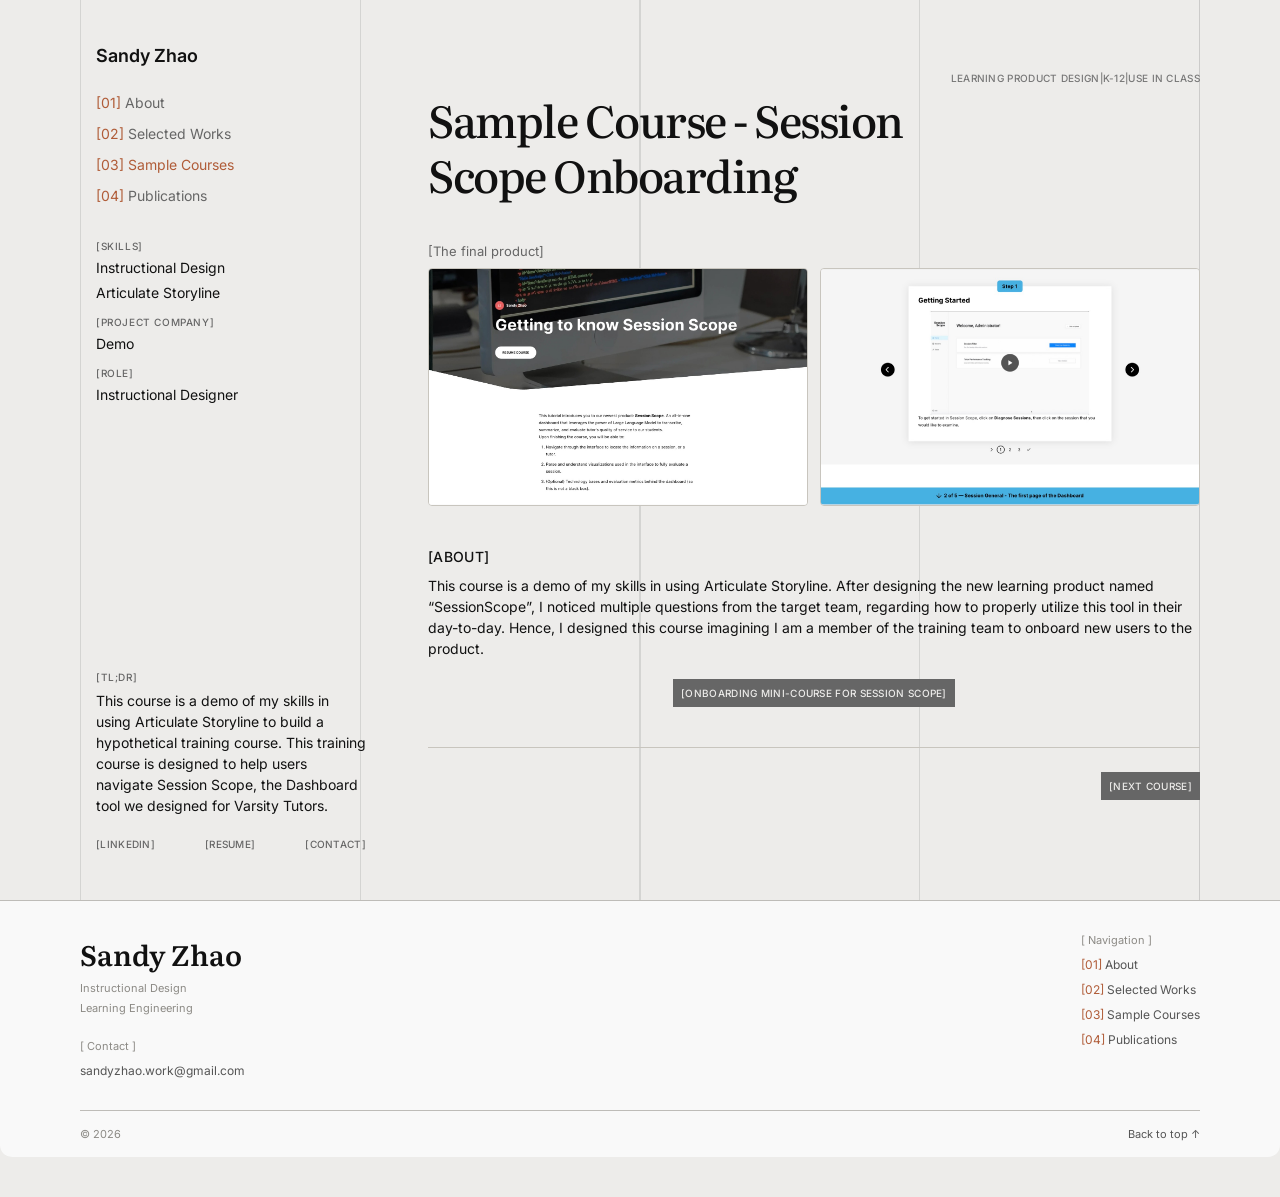
<file: session-scope-onboarding.html>
<!DOCTYPE html>
<html lang="en">
<head>
<meta charset="UTF-8">
<meta name="viewport" content="width=device-width, initial-scale=1.0">
<title>Sample Course - Session Scope Onboarding — Sandy Zhao</title>
<meta name="description" content="An Articulate Storyline demo course onboarding users to Session Scope, the dashboard tool designed for Varsity Tutors.">
<link rel="preconnect" href="https://fonts.googleapis.com">
<link rel="preconnect" href="https://fonts.gstatic.com" crossorigin>
<link href="https://fonts.googleapis.com/css2?family=Literata:opsz,wght@7..72,200..900&family=Inter:wght@400;500;600;700&display=swap" rel="stylesheet">
<link rel="stylesheet" href="styles.css">
<script src="cursor.js" defer></script>
<script src="title-motion.js" defer></script>
</head>
<body>

<div class="grid-lines" aria-hidden="true"></div>

<div class="page">

  <aside class="sidebar">
    <div class="sidebar-top">
      <p class="name"><a href="index.html" style="color:inherit;">Sandy Zhao</a></p>

      <nav class="side-nav" aria-label="Section navigation">
        <a href="index.html#about"><span class="idx">[01]</span> About</a>
        <a href="index.html#work"><span class="idx">[02]</span> Selected Works</a>
        <a href="index.html#courses" class="active"><span class="idx">[03]</span> Sample Courses</a>
        <a href="index.html#publications"><span class="idx">[04]</span> Publications</a>
      </nav>
      <div class="sidebar-meta">
        <div class="case-meta-item">
          <p class="micro-label">[Skills]</p>
          <p>Instructional Design</p>
          <p>Articulate Storyline</p>
        </div>
        <div class="case-meta-item">
          <p class="micro-label">[Project Company]</p>
          <p>Demo</p>
        </div>
        <div class="case-meta-item">
          <p class="micro-label">[Role]</p>
          <p>Instructional Designer</p>
        </div>
      </div>
    </div>

    <div class="sidebar-brief">
      <div class="tldr">
        <p class="micro-label">[TL;DR]</p>
        <p>This course is a demo of my skills in using Articulate Storyline to build a hypothetical training course. This training course is designed to help users navigate Session Scope, the Dashboard tool we designed for Varsity Tutors.</p>
      </div>

      <div class="preview-links">
        <a href="https://www.linkedin.com/in/yiyang-zhao-2a134928a/" target="_blank" rel="noopener">[LinkedIn]</a>
        <a href="resume.html" target="_blank" rel="noopener">[Resume]</a>
        <a href="mailto:sandyzhao.work@gmail.com?subject=Hello%20from%20your%20portfolio">[Contact]</a>
      </div>
    </div>
  </aside>

  <main class="content">

    <div class="case-title-block">
      <p class="case-eyebrow">Learning Product Design|K-12|Use in class</p>
      <h1 class="case-title">Sample Course - Session Scope Onboarding</h1>
    </div>

    <div class="glance">
      <p class="glance-label cb-final-label">[The final product]</p>
      <div class="course-shots">
        <img src="assets/courses/session-scope-onboarding-cover.jpg" width="1400" height="875" loading="lazy" decoding="async" alt="The opening screen of the &ldquo;Getting to know Session Scope&rdquo; course, with its title, the course introduction, and the three learning goals.">
        <img src="assets/courses/session-scope-onboarding-lesson.jpg" width="1400" height="875" loading="lazy" decoding="async" alt="A lesson from the course: the &ldquo;Getting Started&rdquo; step, showing a video of the Session Scope home screen and the instruction to click Diagnose Sessions.">
      </div>
    </div>

    <div class="about-block">
      <p class="micro-label">[About]</p>
      <p>This course is a demo of my skills in using Articulate Storyline. After designing the new learning product named &ldquo;SessionScope&rdquo;, I noticed multiple questions from the target team, regarding how to properly utilize this tool in their day-to-day. Hence, I designed this course imagining I am a member of the training team to onboard new users to the product.</p>
    </div>

    <div class="cb-mini-course">
      <a class="btn btn--overlap" href="courses/getting-to-know-session-scope/index.html" target="_blank" rel="noopener">[Onboarding Mini-Course for Session Scope]</a>
    </div>

    <nav class="project-nav" aria-label="Course navigation">
      <a class="btn" href="politeness-in-tutoring.html" aria-label="Next course: Politeness in Tutoring">[Next course]</a>
    </nav>

  </main>

</div>

<footer class="site-footer" id="site-footer">
  <div class="footer-inner">
  <div class="footer-columns">
    <div class="footer-brand">
      <p class="footer-name">Sandy Zhao</p>
      <p class="footer-tagline">Instructional Design</p>
      <p class="footer-tagline">Learning Engineering</p>
      <div class="footer-contact">
        <span class="footer-nav-label">[ Contact ]</span>
        <a href="mailto:sandyzhao.work@gmail.com?subject=Hello%20from%20your%20portfolio">sandyzhao.work@gmail.com</a>
      </div>
    </div>
    <nav class="footer-nav" aria-label="Footer navigation">
      <span class="footer-nav-label">[ Navigation ]</span>
      <a href="index.html#about"><span class="idx">[01]</span> About</a>
      <a href="index.html#work"><span class="idx">[02]</span> Selected Works</a>
      <a href="index.html#courses"><span class="idx">[03]</span> Sample Courses</a>
      <a href="index.html#publications"><span class="idx">[04]</span> Publications</a>
    </nav>
  </div>
  <div class="footer-bottom">
    <span class="copyright">&copy; 2026</span>
    <a class="back-to-top" href="#top" onclick="window.scrollTo({top:0,behavior:'smooth'});return false;">Back to top &uarr;</a>
  </div>
  </div>
</footer>
<script>
(function () {
  // Reveal the footer by tracking scroll position directly instead of
  // relying on position:sticky + a negative margin on its preceding
  // sibling -- that combination is known to make browsers miscompute the
  // sticky element's static position (it can render "stuck" from the very
  // top of the page). A fixed-position footer driven by a plain scroll
  // listener sidesteps that bug entirely and is fully predictable.
  if (window.matchMedia('(prefers-reduced-motion: reduce)').matches) return;

  var footer = document.getElementById('site-footer');
  if (!footer) return;

  var spacer = document.createElement('div');
  spacer.setAttribute('aria-hidden', 'true');
  footer.parentNode.insertBefore(spacer, footer);
  footer.classList.add('js-reveal');

  var ticking = false;

  function update() {
    ticking = false;
    var footerHeight = footer.offsetHeight;
    spacer.style.height = footerHeight + 'px';

    var maxScroll = document.documentElement.scrollHeight - window.innerHeight;
    var distanceFromBottom = maxScroll - window.scrollY;
    var revealProgress = 1 - Math.min(1, Math.max(0, distanceFromBottom / footerHeight));
    var hiddenPx = (1 - revealProgress) * footerHeight;
    footer.style.transform = 'translateY(' + hiddenPx + 'px)';
  }

  function requestUpdate() {
    if (!ticking) {
      ticking = true;
      requestAnimationFrame(update);
    }
  }

  update();
  window.addEventListener('scroll', requestUpdate, { passive: true });
  window.addEventListener('resize', requestUpdate);
  if (window.ResizeObserver) {
    // Watch the whole document body too, not just the footer -- async
    // media (video dimensions resolving after load) can change the
    // page's total scrollable height without firing a scroll event,
    // which would otherwise leave the reveal position stale.
    var ro = new ResizeObserver(requestUpdate);
    ro.observe(footer);
    ro.observe(document.body);
  }
})();
</script>


</body>
</html>
</file>
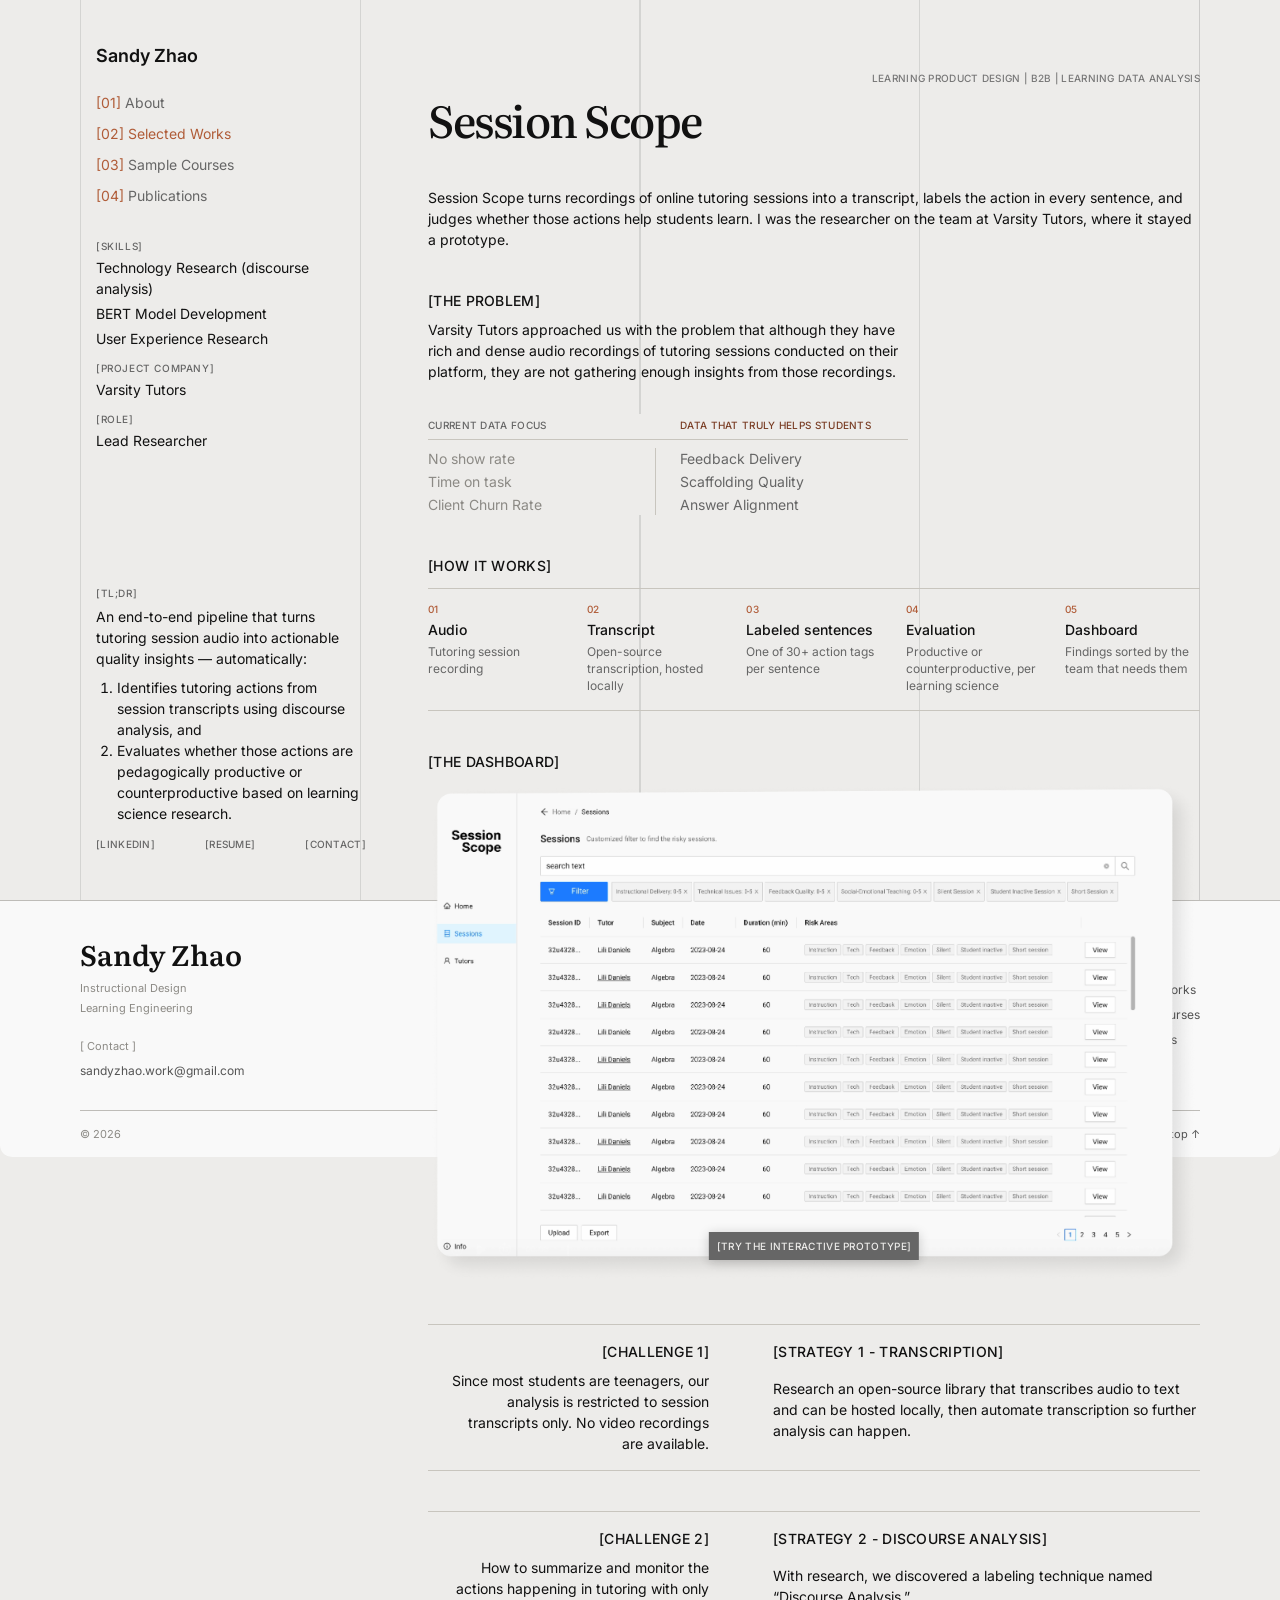
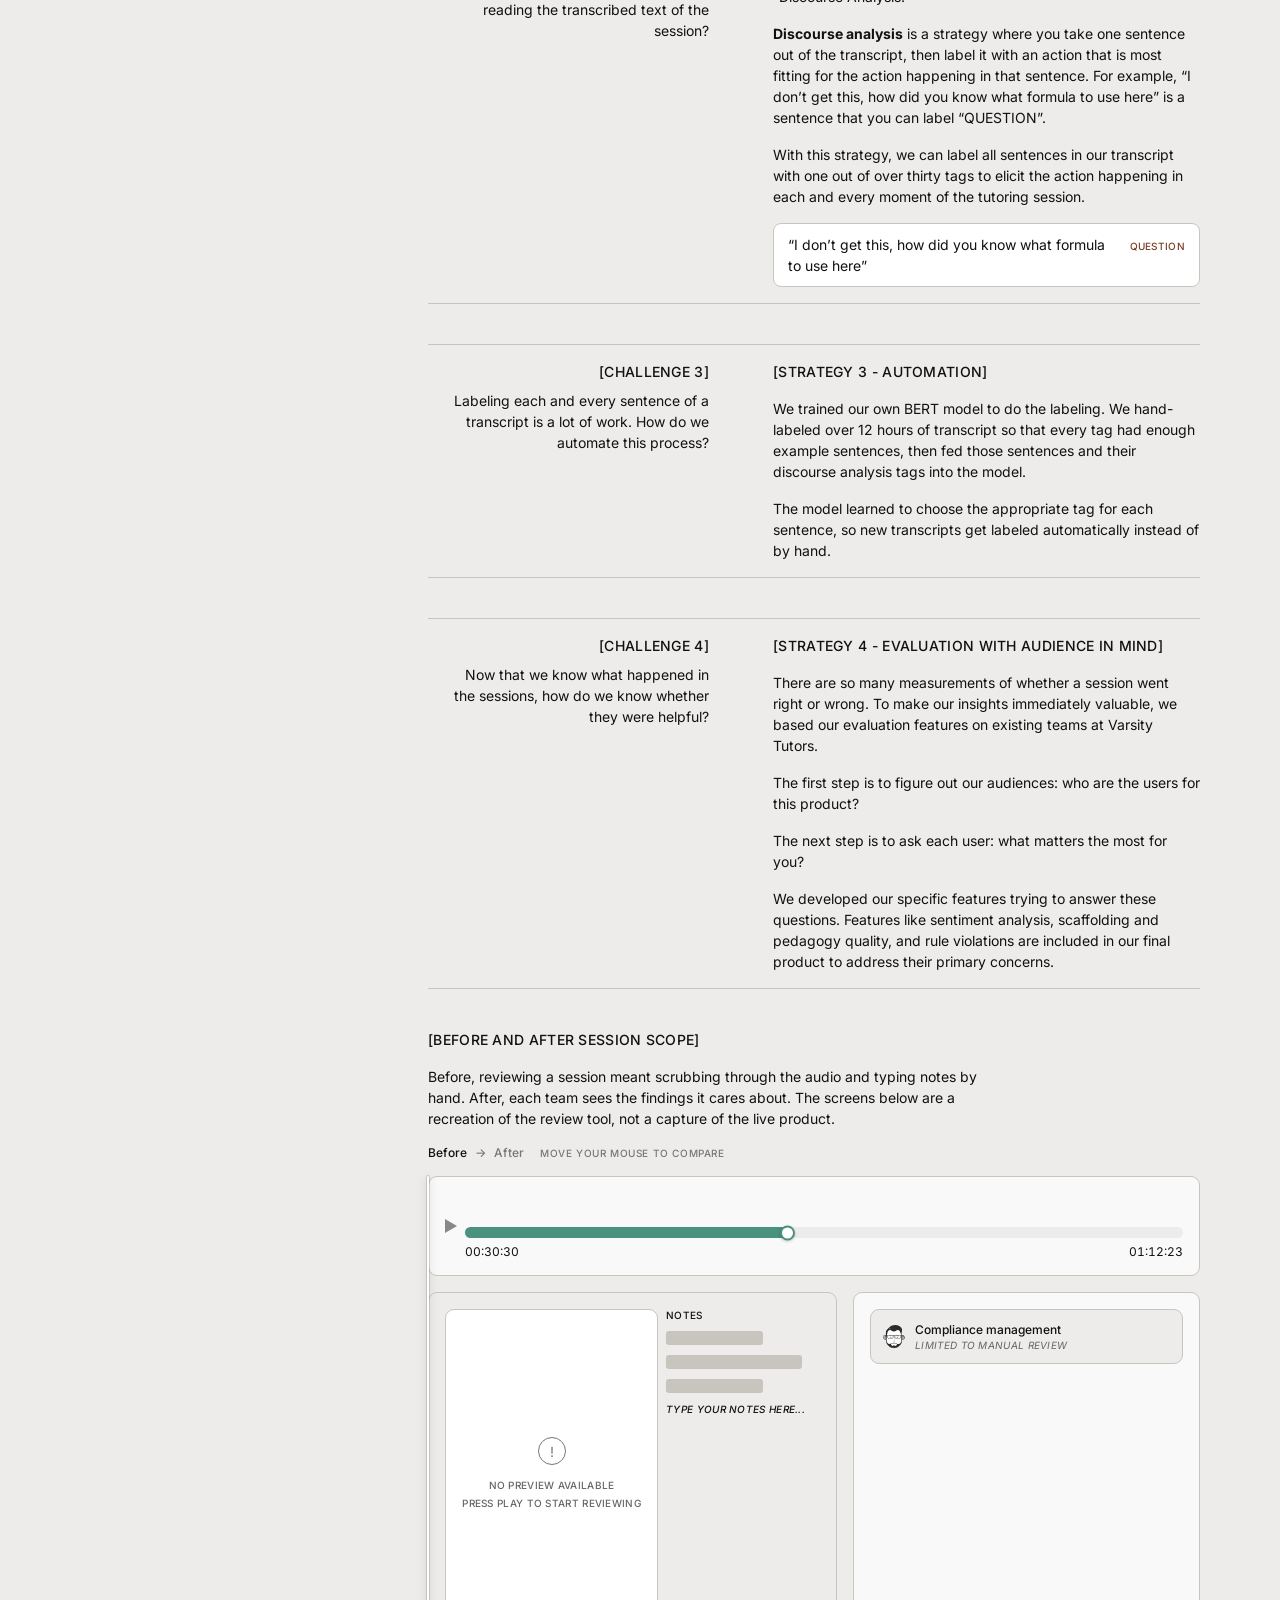
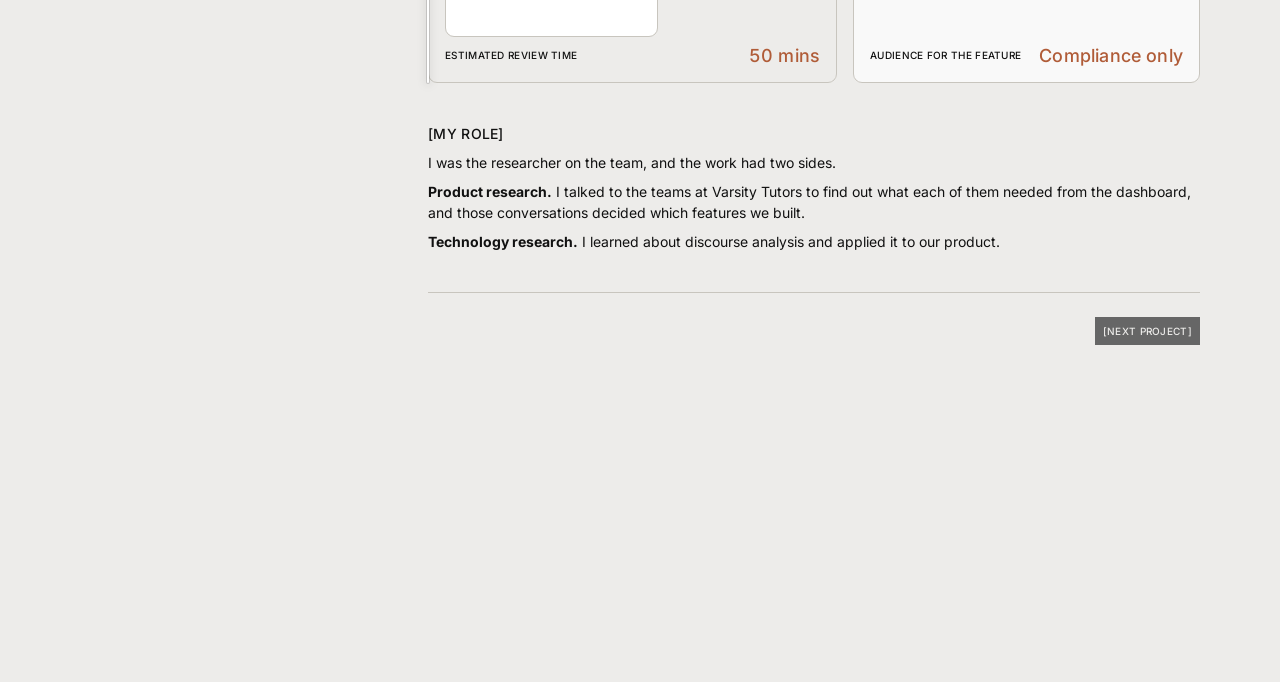
<file: session-scope.html>
<!DOCTYPE html>
<html lang="en">
<head>
<meta charset="UTF-8">
<meta name="viewport" content="width=device-width, initial-scale=1.0">
<title>Session Scope — Sandy Zhao</title>
<meta name="description" content="Case study: an end-to-end pipeline that turns tutoring session audio into actionable quality insights.">
<link rel="preconnect" href="https://fonts.googleapis.com">
<link rel="preconnect" href="https://fonts.gstatic.com" crossorigin>
<link href="https://fonts.googleapis.com/css2?family=Literata:opsz,wght@7..72,200..900&family=Inter:wght@400;500;600;700&display=swap" rel="stylesheet">
<link rel="stylesheet" href="styles.css">
<script src="cursor.js" defer></script>
<script src="title-motion.js" defer></script>
</head>
<body>

<div class="grid-lines" aria-hidden="true"></div>

<div class="page">

  <aside class="sidebar">
    <div class="sidebar-top">
      <p class="name"><a href="index.html" style="color:inherit;">Sandy Zhao</a></p>

      <nav class="side-nav" aria-label="Section navigation">
        <a href="index.html#about"><span class="idx">[01]</span> About</a>
        <a href="index.html#work" class="active"><span class="idx">[02]</span> Selected Works</a>
        <a href="index.html#courses"><span class="idx">[03]</span> Sample Courses</a>
        <a href="index.html#publications"><span class="idx">[04]</span> Publications</a>
      </nav>
      <div class="sidebar-meta">
        <div class="case-meta-item">
          <p class="micro-label">[Skills]</p>
          <p>Technology Research (discourse analysis)</p>
          <p>BERT Model Development</p>
          <p>User Experience Research</p>
        </div>
        <div class="case-meta-item">
          <p class="micro-label">[Project Company]</p>
          <p>Varsity Tutors</p>
        </div>
        <div class="case-meta-item">
          <p class="micro-label">[Role]</p>
          <p>Lead Researcher</p>
        </div>
      </div>
    </div>

    <div class="sidebar-brief">
      <div class="tldr">
        <p class="micro-label">[TL;DR]</p>
        <p>An end-to-end pipeline that turns tutoring session audio into actionable quality insights &mdash; automatically:</p>
        <ol>
          <li>Identifies tutoring actions from session transcripts using discourse analysis, and</li>
          <li>Evaluates whether those actions are pedagogically productive or counterproductive based on learning science research.</li>
        </ol>
      </div>

      <div class="preview-links">
        <a href="https://www.linkedin.com/in/yiyang-zhao-2a134928a/" target="_blank" rel="noopener">[LinkedIn]</a>
        <a href="resume.html" target="_blank" rel="noopener">[Resume]</a>
        <a href="mailto:sandyzhao.work@gmail.com?subject=Hello%20from%20your%20portfolio">[Contact]</a>
      </div>
    </div>
  </aside>

  <main class="content">

    <div class="case-title-block">
      <p class="case-eyebrow">Learning Product Design | B2B | Learning Data Analysis</p>
      <h1 class="case-title">Session Scope</h1>
    </div>

    <p class="case-summary">Session Scope turns recordings of online tutoring sessions into a transcript, labels the action in every sentence, and judges whether those actions help students learn. I was the researcher on the team at Varsity Tutors, where it stayed a prototype.</p>

    <div class="problem-row">
      <div class="problem-text">
        <p class="micro-label">[The Problem]</p>
        <p>Varsity Tutors approached us with the problem that although they have rich and dense audio recordings of tutoring sessions conducted on their platform, they are not gathering enough insights from those recordings.</p>
      </div>

      <div class="data-focus">
        <div class="data-focus-headers">
          <p class="current">Current Data Focus</p>
          <p class="target">Data that truly helps students</p>
        </div>
        <div class="data-focus-lists">
          <ul class="current-list">
            <li>No show rate</li>
            <li>Time on task</li>
            <li>Client Churn Rate</li>
          </ul>
          <ul class="target-list">
            <li>Feedback Delivery</li>
            <li>Scaffolding Quality</li>
            <li>Answer Alignment</li>
          </ul>
        </div>
      </div>
    </div>

    <div class="pipeline-block">
      <p class="micro-label">[How it works]</p>
      <ol class="pipeline">
        <li><span class="pipeline-step">Audio</span><span class="pipeline-note">Tutoring session recording</span></li>
        <li><span class="pipeline-step">Transcript</span><span class="pipeline-note">Open-source transcription, hosted locally</span></li>
        <li><span class="pipeline-step">Labeled sentences</span><span class="pipeline-note">One of 30+ action tags per sentence</span></li>
        <li><span class="pipeline-step">Evaluation</span><span class="pipeline-note">Productive or counterproductive, per learning science</span></li>
        <li><span class="pipeline-step">Dashboard</span><span class="pipeline-note">Findings sorted by the team that needs them</span></li>
      </ol>
    </div>

    <div class="video-figure">
      <p class="micro-label">[The dashboard]</p>
      <div class="video-block proto" id="proto">
        <img src="assets/session-scope/sessions-dashboard.png" width="1953" height="1275" loading="lazy" decoding="async" alt="Screenshot of the Session Scope sessions dashboard, showing a filterable table of tutoring sessions with risk-area tags.">
        <button type="button" class="btn proto-launch" id="proto-launch">[Try the interactive prototype]</button>
      </div>
    </div>

    <div class="challenge-row">
      <div class="challenge-col">
        <p class="micro-label">[Challenge 1]</p>
        <p>Since most students are teenagers, our analysis is restricted to session transcripts only. No video recordings are available.</p>
      </div>
      <div class="strategy-col">
        <p class="micro-label">[Strategy 1 - Transcription]</p>
        <p>Research an open-source library that transcribes audio to text and can be hosted locally, then automate transcription so further analysis can happen.</p>
      </div>
    </div>

    <div class="challenge-row">
      <div class="challenge-col">
        <p class="micro-label">[Challenge 2]</p>
        <p>How to summarize and monitor the actions happening in tutoring with only reading the transcribed text of the session?</p>
      </div>
      <div class="strategy-col">
        <p class="micro-label">[Strategy 2 - Discourse Analysis]</p>
        <p>With research, we discovered a labeling technique named &ldquo;Discourse Analysis.&rdquo;</p>
        <p><strong>Discourse analysis</strong> is a strategy where you take one sentence out of the transcript, then label it with an action that is most fitting for the action happening in that sentence. For example, &ldquo;I don&rsquo;t get this, how did you know what formula to use here&rdquo; is a sentence that you can label &ldquo;QUESTION&rdquo;.</p>
        <p>With this strategy, we can label all sentences in our transcript with one out of over thirty tags to elicit the action happening in each and every moment of the tutoring session.</p>
        <p class="labeled-example"><span class="labeled-example-text">&ldquo;I don&rsquo;t get this, how did you know what formula to use here&rdquo;</span><span class="labeled-example-tag">QUESTION</span></p>
      </div>
    </div>

    <div class="challenge-row">
      <div class="challenge-col">
        <p class="micro-label">[Challenge 3]</p>
        <p>Labeling each and every sentence of a transcript is a lot of work. How do we automate this process?</p>
      </div>
      <div class="strategy-col">
        <p class="micro-label">[Strategy 3 - Automation]</p>
        <p>We trained our own BERT model to do the labeling. We hand-labeled over 12 hours of transcript so that every tag had enough example sentences, then fed those sentences and their discourse analysis tags into the model.</p>
        <p>The model learned to choose the appropriate tag for each sentence, so new transcripts get labeled automatically instead of by hand.</p>
      </div>
    </div>

    <div class="challenge-row">
      <div class="challenge-col">
        <p class="micro-label">[Challenge 4]</p>
        <p>Now that we know what happened in the sessions, how do we know whether they were helpful?</p>
      </div>
      <div class="strategy-col">
        <p class="micro-label">[Strategy 4 - Evaluation with audience in mind]</p>
        <p>There are so many measurements of whether a session went right or wrong. To make our insights immediately valuable, we based our evaluation features on existing teams at Varsity Tutors.</p>
        <p>The first step is to figure out our audiences: who are the users for this product?</p>
        <p>The next step is to ask each user: what matters the most for you?</p>
        <p>We developed our specific features trying to answer these questions. Features like sentiment analysis, scaffolding and pedagogy quality, and rule violations are included in our final product to address their primary concerns.</p>
      </div>
    </div>

    <div class="review-compare">
      <p class="micro-label">[Before and after Session Scope]</p>
      <p class="section-lede">Before, reviewing a session meant scrubbing through the audio and typing notes by hand. After, each team sees the findings it cares about. The screens below are a recreation of the review tool, not a capture of the live product.</p>

      <div class="review-compare-labels" aria-hidden="true">
        <span class="review-compare-label is-active" id="rc-label-before">Before</span>
        <span class="review-compare-label-arrow">&rarr;</span>
        <span class="review-compare-label" id="rc-label-after">After</span>
        <span class="review-compare-hint">Move your mouse to compare</span>
      </div>

      <div class="review-compare-stage" id="rc-stage" tabindex="0" role="group" aria-label="Before and after comparison of the review tool. Press Enter to switch between them.">
        <div class="review-compare-layer">
          <div class="review-compare-timeline">
            <svg class="review-compare-play" width="12" height="14" viewBox="0 0 12 14" fill="none" aria-hidden="true"><path d="M0 0L12 7L0 14V0Z" fill="#888888"/></svg>
            <div class="review-compare-track-wrap">
              <div class="review-compare-tags"></div>
              <div class="review-compare-track">
                <div class="review-compare-track-fill" style="width:45%;">
                  <span class="review-compare-playhead"></span>
                </div>
              </div>
              <div class="review-compare-times">
                <span>00:30:30</span>
                <span>01:12:23</span>
              </div>
            </div>
          </div>

          <div class="review-compare-panels">
            <div class="review-compare-panel review-compare-panel--left">
              <div class="review-compare-panel-inner">
                <div class="review-compare-panel-inner--split">
                  <div class="review-compare-preview">
                    <span class="review-compare-preview-icon" aria-hidden="true">!</span>
                    <span class="review-compare-preview-text">No preview available</span>
                    <span class="review-compare-preview-subtext">Press Play to start reviewing</span>
                  </div>
                  <div class="review-compare-notes">
                    <span class="review-compare-notes-label">Notes</span>
                    <span class="review-compare-notes-line" style="width:63%;"></span>
                    <span class="review-compare-notes-line" style="width:88%;"></span>
                    <span class="review-compare-notes-line" style="width:63%;"></span>
                    <span class="review-compare-notes-placeholder">Type your notes here...</span>
                  </div>
                </div>
              </div>
              <div class="review-compare-stat">
                <span class="review-compare-stat-label">Estimated review time</span>
                <span class="review-compare-stat-value" style="color:var(--accent);">50 mins</span>
              </div>
            </div>

            <div class="review-compare-panel review-compare-panel--right">
              <div class="review-compare-panel-inner">
                <div class="review-compare-limited">
                  <div class="avatar-face" aria-hidden="true">
                    <span class="part avatar-head"><span class="part-inner"><img src="assets/session-scope/face-head.svg" alt=""></span></span>
                    <span class="part avatar-chin"><img src="assets/session-scope/face-chin.svg" alt=""></span>
                    <span class="part avatar-mouth"><img src="assets/session-scope/face-mouth.svg" alt=""></span>
                    <span class="part avatar-eyes"><span class="part-inner"><img src="assets/session-scope/face-eyes.svg" alt=""></span></span>
                    <span class="part avatar-nose"><span class="part-inner"><img src="assets/session-scope/face-nose.svg" alt=""></span></span>
                    <span class="part avatar-hair"><img src="assets/session-scope/face-hair.svg" alt=""></span>
                    <span class="part avatar-ears"><span class="part-inner"><img src="assets/session-scope/face-ears.svg" alt=""></span></span>
                    <span class="part avatar-glasses"><span class="part-inner"><img src="assets/session-scope/face-glasses.svg" alt=""></span></span>
                  </div>
                  <div>
                    <div class="review-compare-limited-title">Compliance management</div>
                    <div class="review-compare-limited-subtext">Limited to manual review</div>
                  </div>
                </div>
              </div>
              <div class="review-compare-stat">
                <span class="review-compare-stat-label">Audience for the feature</span>
                <span class="review-compare-stat-value" style="color:var(--accent);">Compliance only</span>
              </div>
            </div>
          </div>
        </div>

        <div class="review-compare-layer review-compare-layer--after" id="rc-after-layer">
          <div class="review-compare-timeline">
            <svg class="review-compare-play" width="12" height="14" viewBox="0 0 12 14" fill="none" aria-hidden="true"><path d="M0 0L12 7L0 14V0Z" fill="#888888"/></svg>
            <div class="review-compare-track-wrap">
              <div class="review-compare-tags">
                <div class="review-compare-tag" style="left:3%; color:var(--rc-compliance); background:var(--rc-compliance-bg);">Rule Violation<span class="review-compare-tag-line" style="background:var(--rc-compliance);"></span></div>
                <div class="review-compare-tag" style="left:17%; color:var(--rc-pedagogy); background:var(--rc-pedagogy-bg);">Frustration Spike<span class="review-compare-tag-line" style="background:var(--rc-pedagogy);"></span></div>
                <div class="review-compare-tag" style="left:51%; color:var(--rc-wellbeing); background:var(--rc-wellbeing-bg);">Strong Scaffolding<span class="review-compare-tag-line" style="background:var(--rc-wellbeing);"></span></div>
                <div class="review-compare-tag" style="left:78%; color:var(--rc-wellbeing); background:var(--rc-wellbeing-bg);">Effective praise<span class="review-compare-tag-line" style="background:var(--rc-wellbeing);"></span></div>
              </div>
              <div class="review-compare-track">
                <div class="review-compare-track-fill" style="width:45%;">
                  <span class="review-compare-playhead"></span>
                </div>
              </div>
              <div class="review-compare-times">
                <span>00:30:30</span>
                <span>01:12:23</span>
              </div>
            </div>
          </div>

          <div class="review-compare-panels">
            <div class="review-compare-panel review-compare-panel--left">
              <div class="review-compare-panel-inner">
                <div class="review-compare-brief">
                  <div class="review-compare-brief-header">
                    <span>+ Session brief</span>
                    <span class="review-compare-brief-badge">Auto-generated</span>
                  </div>
                  <p class="review-compare-brief-meta">Algebra tutoring &middot; Grade 9 &middot; 1h 8m</p>
                  <p class="review-compare-brief-text">Student struggled with quadratic factoring early in the session; recovered confidently after the example walkthrough at 35:00.</p>
                  <div class="review-compare-brief-chart" aria-hidden="true">
                    <svg viewBox="0 0 260 60" width="100%" height="60" preserveAspectRatio="none">
                      <polyline points="0,40 40,44 80,20 120,32 160,10 200,14 260,26" fill="none" stroke="#4a917f" stroke-width="2"/>
                    </svg>
                    <span class="review-compare-brief-peak">peak 35:00</span>
                  </div>
                  <div class="review-compare-brief-findings">
                    <span class="review-compare-brief-findings-label">Key findings</span>
                    <div class="review-compare-finding">
                      <span class="review-compare-finding-badge" style="background:var(--rc-compliance-bg); color:var(--rc-compliance);">compliance</span>
                      <span class="review-compare-finding-label">missed disclosure</span>
                      <span class="review-compare-finding-time">04:12</span>
                    </div>
                    <div class="review-compare-finding">
                      <span class="review-compare-finding-badge" style="background:var(--rc-wellbeing-bg); color:var(--rc-wellbeing);">wellbeing</span>
                      <span class="review-compare-finding-label">Strong Scaffolding</span>
                      <span class="review-compare-finding-time">35:00</span>
                    </div>
                    <div class="review-compare-finding">
                      <span class="review-compare-finding-badge" style="background:var(--rc-pedagogy-bg); color:var(--rc-pedagogy);">pedagogy</span>
                      <span class="review-compare-finding-label">Frustration Spike</span>
                      <span class="review-compare-finding-time">14:30</span>
                    </div>
                    <div class="review-compare-finding">
                      <span class="review-compare-finding-badge" style="background:var(--rc-wellbeing-bg); color:var(--rc-wellbeing);">wellbeing</span>
                      <span class="review-compare-finding-label">Effective Praise</span>
                      <span class="review-compare-finding-time">65:00</span>
                    </div>
                  </div>
                </div>
              </div>
              <div class="review-compare-stat">
                <span class="review-compare-stat-label">Estimated review time</span>
                <span class="review-compare-stat-value" style="color:var(--track-fill);">~8 mins</span>
              </div>
            </div>

            <div class="review-compare-panel review-compare-panel--right">
              <div class="review-compare-panel-inner">
                <div class="review-compare-benefits">
                  <div class="review-compare-benefit" style="background:var(--rc-compliance-bg); border-color:var(--rc-compliance);">
                    <div class="review-compare-benefit-header">
                      <img src="assets/session-scope/review-tool/avatar-compliance.png" alt="" width="23" height="30" class="review-compare-avatar">
                      <span style="color:var(--rc-compliance);">Compliance management</span>
                    </div>
                    <ul style="color:var(--rc-compliance);">
                      <li>Generate audit-ready session summaries</li>
                      <li>Reduce manual review time</li>
                    </ul>
                  </div>
                  <div class="review-compare-benefit" style="background:var(--rc-wellbeing-bg); border-color:var(--rc-wellbeing);">
                    <div class="review-compare-benefit-header">
                      <img src="assets/session-scope/review-tool/avatar-wellbeing.png" alt="" width="20" height="28" class="review-compare-avatar">
                      <span style="color:var(--rc-wellbeing);">Wellbeing Support</span>
                    </div>
                    <ul style="color:var(--rc-wellbeing);">
                      <li>Detect frustration spikes automatically</li>
                      <li>Highlight positive interactions</li>
                    </ul>
                  </div>
                  <div class="review-compare-benefit" style="background:var(--rc-pedagogy-bg); border-color:var(--rc-pedagogy);">
                    <div class="review-compare-benefit-header">
                      <img src="assets/session-scope/review-tool/avatar-pedagogy.png" alt="" width="19" height="24" class="review-compare-avatar">
                      <span style="color:var(--rc-pedagogy);">Pedagogy quality</span>
                    </div>
                    <ul style="color:var(--rc-pedagogy);">
                      <li>Highlight scaffolding and teaching trends</li>
                      <li>Generate session trends</li>
                    </ul>
                  </div>
                </div>
              </div>
              <div class="review-compare-stat">
                <span class="review-compare-stat-label">Audience for the feature</span>
                <span class="review-compare-stat-value" style="color:var(--track-fill);">Various teams</span>
              </div>
            </div>
          </div>
        </div>

        <div class="review-compare-swipe-line" id="rc-swipe-line"></div>
      </div>
    </div>

    <div class="about-block">
      <p class="micro-label">[My role]</p>
      <p>I was the researcher on the team, and the work had two sides.</p>
      <p><strong>Product research.</strong> I talked to the teams at Varsity Tutors to find out what each of them needed from the dashboard, and those conversations decided which features we built.</p>
      <p><strong>Technology research.</strong> I learned about discourse analysis and applied it to our product.</p>
    </div>

    <nav class="project-nav" aria-label="Project navigation">
      <a class="btn" href="chatterbox.html" aria-label="Next project: ChatterBox">[Next project]</a>
    </nav>

  </main>

</div>

<footer class="site-footer" id="site-footer">
  <div class="footer-inner">
  <div class="footer-columns">
    <div class="footer-brand">
      <p class="footer-name">Sandy Zhao</p>
      <p class="footer-tagline">Instructional Design</p>
      <p class="footer-tagline">Learning Engineering</p>
      <div class="footer-contact">
        <span class="footer-nav-label">[ Contact ]</span>
        <a href="mailto:sandyzhao.work@gmail.com?subject=Hello%20from%20your%20portfolio">sandyzhao.work@gmail.com</a>
      </div>
    </div>
    <nav class="footer-nav" aria-label="Footer navigation">
      <span class="footer-nav-label">[ Navigation ]</span>
      <a href="index.html#about"><span class="idx">[01]</span> About</a>
      <a href="index.html#work"><span class="idx">[02]</span> Selected Works</a>
      <a href="index.html#courses"><span class="idx">[03]</span> Sample Courses</a>
      <a href="index.html#publications"><span class="idx">[04]</span> Publications</a>
    </nav>
  </div>
  <div class="footer-bottom">
    <span class="copyright">&copy; 2026</span>
    <a class="back-to-top" href="#top" onclick="window.scrollTo({top:0,behavior:'smooth'});return false;">Back to top &uarr;</a>
  </div>
  </div>
</footer>
<script>
(function () {
  // Reveal the footer by tracking scroll position directly instead of
  // relying on position:sticky + a negative margin on its preceding
  // sibling -- that combination is known to make browsers miscompute the
  // sticky element's static position (it can render "stuck" from the very
  // top of the page). A fixed-position footer driven by a plain scroll
  // listener sidesteps that bug entirely and is fully predictable.
  if (window.matchMedia('(prefers-reduced-motion: reduce)').matches) return;

  var footer = document.getElementById('site-footer');
  if (!footer) return;

  var spacer = document.createElement('div');
  spacer.setAttribute('aria-hidden', 'true');
  footer.parentNode.insertBefore(spacer, footer);
  footer.classList.add('js-reveal');

  var ticking = false;

  function update() {
    ticking = false;
    var footerHeight = footer.offsetHeight;
    spacer.style.height = footerHeight + 'px';

    var maxScroll = document.documentElement.scrollHeight - window.innerHeight;
    var distanceFromBottom = maxScroll - window.scrollY;
    var revealProgress = 1 - Math.min(1, Math.max(0, distanceFromBottom / footerHeight));
    var hiddenPx = (1 - revealProgress) * footerHeight;
    footer.style.transform = 'translateY(' + hiddenPx + 'px)';
  }

  function requestUpdate() {
    if (!ticking) {
      ticking = true;
      requestAnimationFrame(update);
    }
  }

  update();
  window.addEventListener('scroll', requestUpdate, { passive: true });
  window.addEventListener('resize', requestUpdate);
  if (window.ResizeObserver) {
    // Watch the whole document body too, not just the footer -- async
    // media (video dimensions resolving after load) can change the
    // page's total scrollable height without firing a scroll event,
    // which would otherwise leave the reveal position stale.
    var ro = new ResizeObserver(requestUpdate);
    ro.observe(footer);
    ro.observe(document.body);
  }
})();
</script>

<script>
(function () {
  var stage = document.getElementById('rc-stage');
  var afterLayer = document.getElementById('rc-after-layer');
  var swipeLine = document.getElementById('rc-swipe-line');
  var labelBefore = document.getElementById('rc-label-before');
  var labelAfter = document.getElementById('rc-label-after');
  if (!stage || !afterLayer || !swipeLine) return;

  var prefersReducedMotion = window.matchMedia('(prefers-reduced-motion: reduce)').matches;
  var supportsHover = window.matchMedia('(hover: hover) and (pointer: fine)').matches;

  var target = 0;
  var current = 0;
  var raf = null;

  function render(v) {
    afterLayer.style.clipPath = 'inset(0 ' + (100 - v) + '% 0 0)';
    swipeLine.style.left = v + '%';
    var isAfterSide = v >= 50;
    labelBefore.classList.toggle('is-active', !isAfterSide);
    labelAfter.classList.toggle('is-active', isAfterSide);
  }

  // A simple lerp-toward-target loop standing in for framer-motion's
  // spring -- glides the wipe rather than jumping straight to the
  // cursor on every mousemove tick.
  function loop() {
    current += (target - current) * 0.22;
    if (Math.abs(target - current) < 0.1) {
      current = target;
      render(current);
      raf = null;
      return;
    }
    render(current);
    raf = requestAnimationFrame(loop);
  }

  function setTarget(v) {
    target = Math.max(0, Math.min(100, v));
    if (prefersReducedMotion) {
      current = target;
      render(current);
      return;
    }
    if (!raf) raf = requestAnimationFrame(loop);
  }

  var hint = document.querySelector('.review-compare-hint');
  if (hint && !supportsHover) hint.textContent = 'Tap to compare';

  stage.addEventListener('keydown', function (e) {
    if (e.key === 'Enter' || e.key === ' ') {
      e.preventDefault();
      setTarget(target >= 50 ? 0 : 100);
    } else if (e.key === 'ArrowLeft') {
      e.preventDefault();
      setTarget(0);
    } else if (e.key === 'ArrowRight') {
      e.preventDefault();
      setTarget(100);
    }
  });

  if (supportsHover) {
    // Tracked on window (not just the stage) so drifting off the
    // component's left/right edge pins the divider there instead of
    // resetting -- only leaving its vertical band resets to "before".
    window.addEventListener('mousemove', function (e) {
      var rect = stage.getBoundingClientRect();
      var withinVerticalBand = e.clientY >= rect.top && e.clientY <= rect.bottom;
      if (!withinVerticalBand) {
        setTarget(0);
        return;
      }
      var pct = ((e.clientX - rect.left) / rect.width) * 100;
      setTarget(pct);
    });
  } else {
    // No continuous cursor position on touch -- tap toggles between the
    // two extremes instead.
    stage.addEventListener('click', function () {
      setTarget(target >= 50 ? 0 : 100);
    });
  }

  render(0);
})();
</script>


<script>
(function () {
  var box = document.getElementById('proto');
  var launch = document.getElementById('proto-launch');
  if (!box || !launch) return;

  var PROTO_URL = 'https://embed.figma.com/proto/Th6w1Byl2lczpuxiXd1NQ3/Dashboard'
    + '?node-id=1031-10142&p=f&scaling=scale-down-width&content-scaling=fixed'
    + '&starting-point-node-id=1031%3A10142&page-id=1028%3A4776&hide-ui=1&embed-host=share';

  // The Figma player is only requested on click, so the page loads without
  // it and the embed can't capture scrolling until the reader opts in.
  launch.addEventListener('click', function () {
    var frame = document.createElement('iframe');
    frame.className = 'proto-frame';
    frame.src = PROTO_URL;
    frame.title = 'Session Scope dashboard, interactive prototype';
    frame.setAttribute('allowfullscreen', '');
    box.classList.add('is-live');
    box.appendChild(frame);
    launch.remove();
    frame.focus({ preventScroll: true });
  });
})();
</script>

</body>
</html>
</file>
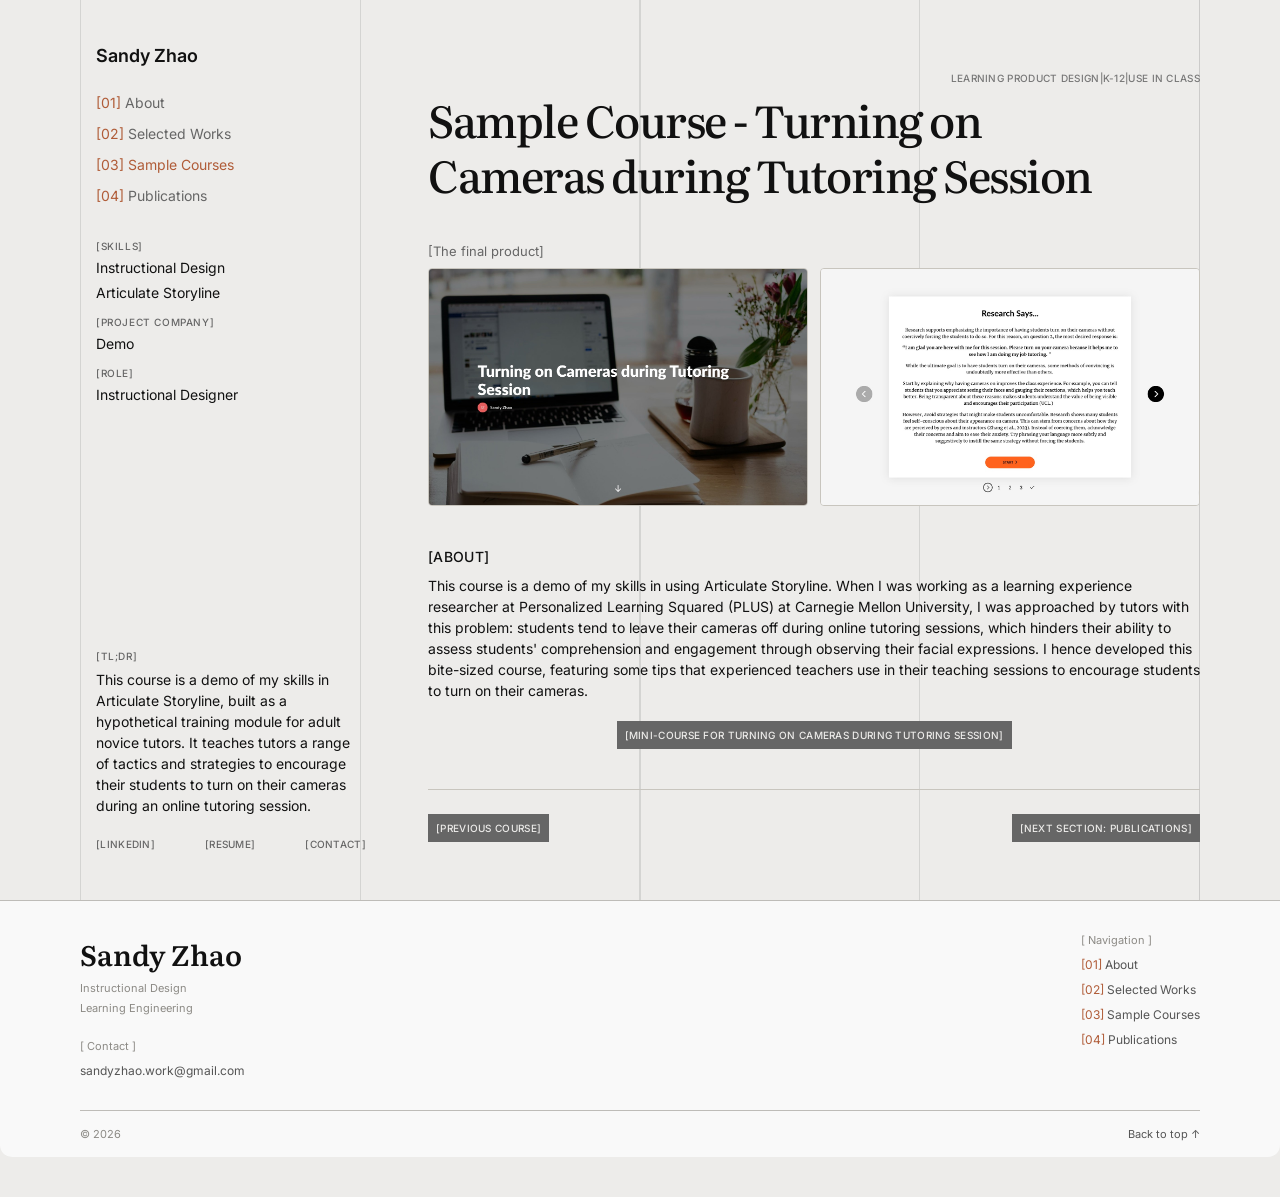
<file: turning-on-cameras.html>
<!DOCTYPE html>
<html lang="en">
<head>
<meta charset="UTF-8">
<meta name="viewport" content="width=device-width, initial-scale=1.0">
<title>Sample Course - Turning on Cameras during Tutoring Session — Sandy Zhao</title>
<meta name="description" content="An Articulate Storyline demo course encouraging student tutors to turn on their cameras during virtual tutoring sessions.">
<link rel="preconnect" href="https://fonts.googleapis.com">
<link rel="preconnect" href="https://fonts.gstatic.com" crossorigin>
<link href="https://fonts.googleapis.com/css2?family=Literata:opsz,wght@7..72,200..900&family=Inter:wght@400;500;600;700&display=swap" rel="stylesheet">
<link rel="stylesheet" href="styles.css">
<script src="cursor.js" defer></script>
<script src="title-motion.js" defer></script>
</head>
<body>

<div class="grid-lines" aria-hidden="true"></div>

<div class="page">

  <aside class="sidebar">
    <div class="sidebar-top">
      <p class="name"><a href="index.html" style="color:inherit;">Sandy Zhao</a></p>

      <nav class="side-nav" aria-label="Section navigation">
        <a href="index.html#about"><span class="idx">[01]</span> About</a>
        <a href="index.html#work"><span class="idx">[02]</span> Selected Works</a>
        <a href="index.html#courses" class="active"><span class="idx">[03]</span> Sample Courses</a>
        <a href="index.html#publications"><span class="idx">[04]</span> Publications</a>
      </nav>
      <div class="sidebar-meta">
        <div class="case-meta-item">
          <p class="micro-label">[Skills]</p>
          <p>Instructional Design</p>
          <p>Articulate Storyline</p>
        </div>
        <div class="case-meta-item">
          <p class="micro-label">[Project Company]</p>
          <p>Demo</p>
        </div>
        <div class="case-meta-item">
          <p class="micro-label">[Role]</p>
          <p>Instructional Designer</p>
        </div>
      </div>
    </div>

    <div class="sidebar-brief">
      <div class="tldr">
        <p class="micro-label">[TL;DR]</p>
        <p>This course is a demo of my skills in Articulate Storyline, built as a hypothetical training module for adult novice tutors. It teaches tutors a range of tactics and strategies to encourage their students to turn on their cameras during an online tutoring session.</p>
      </div>

      <div class="preview-links">
        <a href="https://www.linkedin.com/in/yiyang-zhao-2a134928a/" target="_blank" rel="noopener">[LinkedIn]</a>
        <a href="resume.html" target="_blank" rel="noopener">[Resume]</a>
        <a href="mailto:sandyzhao.work@gmail.com?subject=Hello%20from%20your%20portfolio">[Contact]</a>
      </div>
    </div>
  </aside>

  <main class="content">

    <div class="case-title-block">
      <p class="case-eyebrow">Learning Product Design|K-12|Use in class</p>
      <h1 class="case-title">Sample Course - Turning on Cameras during Tutoring Session</h1>
    </div>

    <div class="glance">
      <p class="glance-label cb-final-label">[The final product]</p>
      <div class="course-shots">
        <img src="assets/courses/cameras-cover.jpg" width="1400" height="875" loading="lazy" decoding="async" alt="Cover of the &ldquo;Turning on Cameras during Tutoring Session&rdquo; course.">
        <img src="assets/courses/cameras-lesson.jpg" width="1400" height="875" loading="lazy" decoding="async" alt="A screen from the course: a &ldquo;Research Says&rdquo; card explaining how to encourage students to turn on their cameras.">
      </div>
    </div>

    <div class="about-block">
      <p class="micro-label">[About]</p>
      <p>This course is a demo of my skills in using Articulate Storyline. When I was working as a learning experience researcher at Personalized Learning Squared (PLUS) at Carnegie Mellon University, I was approached by tutors with this problem: students tend to leave their cameras off during online tutoring sessions, which hinders their ability to assess students' comprehension and engagement through observing their facial expressions. I hence developed this bite-sized course, featuring some tips that experienced teachers use in their teaching sessions to encourage students to turn on their cameras.</p>
    </div>

    <div class="cb-mini-course">
      <a class="btn btn--overlap" href="courses/turning-on-cameras-during-tutoring-session/index.html" target="_blank" rel="noopener">[Mini-Course for Turning on Cameras during Tutoring Session]</a>
    </div>

    <nav class="project-nav" aria-label="Course navigation">
      <a class="btn" href="politeness-in-tutoring.html" aria-label="Previous course: Politeness in Tutoring">[Previous course]</a>
      <a class="btn" href="index.html#publications">[Next section: Publications]</a>
    </nav>

  </main>

</div>

<footer class="site-footer" id="site-footer">
  <div class="footer-inner">
  <div class="footer-columns">
    <div class="footer-brand">
      <p class="footer-name">Sandy Zhao</p>
      <p class="footer-tagline">Instructional Design</p>
      <p class="footer-tagline">Learning Engineering</p>
      <div class="footer-contact">
        <span class="footer-nav-label">[ Contact ]</span>
        <a href="mailto:sandyzhao.work@gmail.com?subject=Hello%20from%20your%20portfolio">sandyzhao.work@gmail.com</a>
      </div>
    </div>
    <nav class="footer-nav" aria-label="Footer navigation">
      <span class="footer-nav-label">[ Navigation ]</span>
      <a href="index.html#about"><span class="idx">[01]</span> About</a>
      <a href="index.html#work"><span class="idx">[02]</span> Selected Works</a>
      <a href="index.html#courses"><span class="idx">[03]</span> Sample Courses</a>
      <a href="index.html#publications"><span class="idx">[04]</span> Publications</a>
    </nav>
  </div>
  <div class="footer-bottom">
    <span class="copyright">&copy; 2026</span>
    <a class="back-to-top" href="#top" onclick="window.scrollTo({top:0,behavior:'smooth'});return false;">Back to top &uarr;</a>
  </div>
  </div>
</footer>
<script>
(function () {
  // Reveal the footer by tracking scroll position directly instead of
  // relying on position:sticky + a negative margin on its preceding
  // sibling -- that combination is known to make browsers miscompute the
  // sticky element's static position (it can render "stuck" from the very
  // top of the page). A fixed-position footer driven by a plain scroll
  // listener sidesteps that bug entirely and is fully predictable.
  if (window.matchMedia('(prefers-reduced-motion: reduce)').matches) return;

  var footer = document.getElementById('site-footer');
  if (!footer) return;

  var spacer = document.createElement('div');
  spacer.setAttribute('aria-hidden', 'true');
  footer.parentNode.insertBefore(spacer, footer);
  footer.classList.add('js-reveal');

  var ticking = false;

  function update() {
    ticking = false;
    var footerHeight = footer.offsetHeight;
    spacer.style.height = footerHeight + 'px';

    var maxScroll = document.documentElement.scrollHeight - window.innerHeight;
    var distanceFromBottom = maxScroll - window.scrollY;
    var revealProgress = 1 - Math.min(1, Math.max(0, distanceFromBottom / footerHeight));
    var hiddenPx = (1 - revealProgress) * footerHeight;
    footer.style.transform = 'translateY(' + hiddenPx + 'px)';
  }

  function requestUpdate() {
    if (!ticking) {
      ticking = true;
      requestAnimationFrame(update);
    }
  }

  update();
  window.addEventListener('scroll', requestUpdate, { passive: true });
  window.addEventListener('resize', requestUpdate);
  if (window.ResizeObserver) {
    // Watch the whole document body too, not just the footer -- async
    // media (video dimensions resolving after load) can change the
    // page's total scrollable height without firing a scroll event,
    // which would otherwise leave the reveal position stale.
    var ro = new ResizeObserver(requestUpdate);
    ro.observe(footer);
    ro.observe(document.body);
  }
})();
</script>


</body>
</html>
</file>
<file: styles.css>
:root {
  --bg: #edecea;
  --text-primary: #111111;
  --text-secondary: #666666;
  --text-muted: #555555;
  --text-meta: #777777;
  --accent: #b05c38;
  --accent-dark: #7a3e25;
  --border: #c8c5be;
  --card-bg: #f9f9f9;
  --track-fill: #4a917f;
  --footer-muted: #8c8a85;
  --sidebar-width: 302px;
  --gutter: 80px;
  --font-serif: "Literata", Georgia, serif;
}

* {
  box-sizing: border-box;
}

@media (prefers-reduced-motion: no-preference) {
  html {
    scroll-behavior: smooth;
  }
}

body {
  margin: 0;
  background: var(--bg);
  color: var(--text-primary);
  font-family: "Inter", system-ui, sans-serif;
  -webkit-font-smoothing: antialiased;
}

a {
  color: inherit;
  text-decoration: none;
}

a:focus-visible,
button:focus-visible {
  outline: 2px solid var(--text-primary);
  outline-offset: 2px;
}

/* Decorative background grid, matches the Figma "Lines" layer */
.grid-lines {
  position: fixed;
  inset: 0;
  pointer-events: none;
  z-index: 0;
  background-image: repeating-linear-gradient(
    to right,
    rgba(0, 0, 0, 0.1) 0,
    rgba(0, 0, 0, 0.1) 1px,
    transparent 1px,
    transparent 25%
  );
  border-right: 1px solid rgba(0, 0, 0, 0.04);
  max-width: 1280px;
  margin: 0 auto;
  left: var(--gutter);
  right: var(--gutter);
}

.page {
  position: relative;
  z-index: 1;
  max-width: 1440px;
  margin: 0 auto;
  padding: 40px var(--gutter) 80px;
  display: flex;
  gap: 46px;
  align-items: flex-start;
}

/* ---------- Sidebar ---------- */

.sidebar {
  position: sticky;
  top: 40px;
  width: var(--sidebar-width);
  flex-shrink: 0;
  padding: 0 16px;
  display: flex;
  flex-direction: column;
  gap: 24px;
  height: calc(100vh - 80px);
  min-height: 620px;
}

.sidebar-top {
  display: flex;
  flex-direction: column;
  gap: 20px;
}

.name {
  margin: 0;
  font-weight: 600;
  font-size: 18px;
  line-height: 32px;
  color: var(--text-primary);
}

.side-nav {
  display: flex;
  flex-direction: column;
  font-size: 14px;
  line-height: 1.5;
  color: var(--text-secondary);
  width: 100%;
  margin-top: -5px;
}

.side-nav a {
  padding: 5px 0;
  color: var(--text-secondary);
  transition: color 0.15s ease-out;
}

.side-nav a:hover {
  color: var(--text-primary);
}

.side-nav .idx {
  color: var(--accent);
}

.preview-card {
  flex: 1;
  min-height: 0;
  display: flex;
  flex-direction: column;
  justify-content: flex-end;
  gap: 16px;
}

.glance-card {
  display: flex;
  flex-direction: column;
  gap: 4px;
  padding: 0;
}

.glance-status {
  display: flex;
  align-items: center;
  gap: 6px;
  margin: 0;
  font-size: 13px;
  font-weight: 500;
  color: var(--text-primary);
}

.status-dot {
  flex: none;
  width: 7px;
  height: 7px;
  border-radius: 50%;
  background: var(--track-fill);
}

.glance-location {
  margin: 0;
  font-size: 12px;
  color: var(--text-secondary);
}

.glance-tags {
  display: flex;
  flex-wrap: wrap;
  gap: 6px;
  margin-top: 12px;
}

.glance-tag {
  font-size: 11px;
  font-weight: 500;
  padding: 3px 8px;
  border-radius: 100px;
  background: var(--card-bg);
  border: 1px solid var(--border);
  color: var(--text-secondary);
}

.preview-links {
  display: flex;
  align-items: center;
  justify-content: space-between;
  width: 100%;
  padding: 0 0 10px;
  font-weight: 500;
  font-size: 10px;
  letter-spacing: 0.3px;
  text-transform: uppercase;
  color: var(--text-secondary);
}

.preview-links a {
  position: relative;
  transition: color 150ms ease-out;
}

.preview-links a::before {
  content: "";
  position: absolute;
  inset: -10px -8px;
}

.preview-links a:hover {
  color: var(--text-primary);
}

/* ---------- Main content ---------- */

.content {
  flex: 1;
  min-width: 0;
  padding-top: 32px;
  display: flex;
  flex-direction: column;
  gap: 40px;
}

.annotation {
  margin: 0;
  text-align: right;
  font-weight: 500;
  font-size: 10px;
  letter-spacing: 0.3px;
  text-transform: uppercase;
  color: var(--text-meta);
}

.hero p {
  margin: 0;
  font-family: var(--font-serif);
  font-optical-sizing: auto;
  font-weight: 500;
  font-size: 44px;
  line-height: 1.25;
  letter-spacing: -1.5px;
  color: var(--text-primary);
  max-width: 772px;
  text-wrap: balance;
}

.group {
  display: flex;
  flex-direction: column;
  gap: 16px;
}

.group h2 {
  margin: 0;
  align-self: flex-end;
  font-weight: 500;
  font-size: 18px;
  line-height: 1.4;
  letter-spacing: 0.18px;
  color: var(--text-muted);
}

.table {
  --grid-join: 0px;
  display: flex;
  flex-direction: column;
  width: 100%;
}

.row {
  display: grid;
  grid-template-columns: 80px 1fr 160px 100px;
  align-items: center;
  column-gap: 16px;
  margin-left: calc(var(--grid-join) * -1);
  padding: 8px 16px 8px calc(16px + var(--grid-join));
  border-bottom: 1px solid var(--border);
  transition: background 0.15s ease;
}

.row:hover {
  background: rgba(0, 0, 0, 0.03);
}

.row .col {
  min-width: 0;
  padding: 6px;
}

.row .year {
  text-align: center;
  font-size: 13px;
  color: var(--text-muted);
  white-space: nowrap;
}

.row .title {
  overflow: hidden;
  font-size: 16px;
  color: var(--text-primary);
  white-space: nowrap;
  text-overflow: ellipsis;
}

.row .type {
  font-size: 13px;
  color: var(--text-secondary);
  white-space: nowrap;
  text-align: center;
}

.row .view {
  display: flex;
  align-items: center;
  justify-content: flex-end;
  gap: 6px;
  font-size: 13px;
  color: var(--accent);
  white-space: nowrap;
}

.link-icon {
  width: 15px;
  height: 15px;
  transition: transform 0.15s ease;
}

.row:hover .link-icon {
  transform: translateX(2px);
}

/* ---------- Responsive ---------- */

@media (max-width: 900px) {
  :root {
    --gutter: 24px;
  }

  .grid-lines {
    display: none;
  }

  .page {
    flex-direction: column;
    padding-top: 32px;
    gap: 40px;
  }

  .sidebar {
    position: static;
    width: 100%;
    height: auto;
    min-height: 0;
  }

  .preview-card {
    display: none;
  }

  .content {
    padding-top: 0;
  }

  .annotation {
    text-align: left;
  }

  .hero p {
    font-size: 30px;
    letter-spacing: -1px;
  }

  .group h2 {
    align-self: flex-start;
  }

  .row {
    grid-template-columns: 60px 1fr 100px;
  }

  .row .type {
    display: none;
  }
}

@media (max-width: 520px) {
  .hero p {
    font-size: 24px;
  }

  .row .title {
    overflow: visible;
    white-space: normal;
    text-overflow: clip;
  }
}

/* ---------- Case study page ---------- */

.side-nav a.active {
  color: var(--accent);
}

.sidebar-placeholder {
  height: 86px;
  width: 100%;
  flex-shrink: 0;
}

.sidebar-brief {
  display: flex;
  flex-direction: column;
  gap: 14px;
  flex: 1;
  min-height: 0;
  overflow-y: auto;
  /* Content normally fits; this stays a silent safety valve for very short
     windows, so the scrollbar itself shouldn't be visible. */
  scrollbar-width: none;
}

.sidebar-brief::-webkit-scrollbar {
  display: none;
}

.sidebar-brief > :first-child {
  margin-top: auto;
}

.micro-label {
  margin: 0;
  font-weight: 500;
  font-size: 10px;
  letter-spacing: 0.3px;
  text-transform: uppercase;
  color: var(--text-meta);
}

.tldr p {
  margin: 0 0 8px;
  font-size: 14px;
  line-height: 1.5;
  color: var(--text-primary);
}

.tldr ol {
  margin: 0;
  padding: 0;
  list-style: decimal;
  font-size: 14px;
  line-height: 1.5;
  color: var(--text-primary);
}

.tldr li {
  margin-left: 21px;
}

/* case hero meta row */

.case-title-block {
  display: flex;
  flex-direction: column;
  gap: 8px;
}

.case-eyebrow {
  margin: 0;
  text-align: right;
  font-weight: 500;
  font-size: 10px;
  letter-spacing: 0.3px;
  text-transform: uppercase;
  color: var(--text-meta);
}

.case-title {
  margin: 0;
  text-wrap: balance;
  font-family: var(--font-serif);
  font-optical-sizing: auto;
  font-weight: 500;
  font-size: 44px;
  line-height: 1.25;
  letter-spacing: -1.5px;
  color: var(--text-primary);
}

.case-meta-item {
  display: flex;
  flex-direction: column;
  gap: 8px;
}

.case-meta-item p {
  margin: 0;
  font-size: 14px;
  line-height: 1.5;
  color: var(--text-primary);
}

/* glance / scrubber */

.glance {
  display: flex;
  flex-direction: column;
  gap: 8px;
  width: 100%;
}

.glance-label {
  margin: 0;
  font-size: 13px;
  line-height: 1.4;
  color: var(--text-secondary);
}

.scrubber {
  display: flex;
  align-items: center;
  gap: 16px;
  background: var(--card-bg);
  border: 1px solid var(--border);
  border-radius: 9px;
  padding: 16px;
  min-height: 90px;
}

.scrubber-play {
  width: 0;
  height: 0;
  flex-shrink: 0;
  border-top: 9px solid transparent;
  border-bottom: 9px solid transparent;
  border-left: 13px solid #d9d9d9;
}

.scrubber-track-wrap {
  flex: 1;
  min-width: 0;
}

.scrubber-track {
  position: relative;
  height: 11px;
  border-radius: 9px;
  background: var(--bg);
}

.scrubber-fill {
  position: absolute;
  inset: 0;
  width: 48%;
  border-radius: 9px;
  background: var(--track-fill);
}

.scrubber-thumb {
  position: absolute;
  top: 50%;
  left: 48%;
  width: 15px;
  height: 15px;
  border-radius: 50%;
  background: #fff;
  border: 1px solid var(--border);
  transform: translate(-50%, -50%);
}

.scrubber-times {
  display: flex;
  justify-content: space-between;
  margin-top: 8px;
  font-size: 12px;
  color: var(--text-primary);
}

/* review + compliance cards */

.review-row {
  display: flex;
  gap: 16px;
  width: 100%;
  align-items: stretch;
  flex-wrap: wrap;
}

.review-card,
.compliance-card {
  display: flex;
  flex-direction: column;
  gap: 10px;
  border: 1px solid var(--border);
  border-radius: 9px;
  padding: 16px;
  min-height: 319px;
}

.review-card {
  flex: 1 1 489px;
  background: var(--bg);
  flex-direction: row;
  flex-wrap: wrap;
  gap: 16px;
}

.review-preview {
  flex: 1 1 259px;
  background: #fff;
  border: 1px solid var(--border);
  border-radius: 9px;
  min-height: 251px;
  display: flex;
  flex-direction: column;
  align-items: center;
  justify-content: center;
  gap: 12px;
  text-align: center;
  padding: 16px;
}

.review-preview img {
  width: 42px;
  height: 42px;
}

.review-preview p {
  margin: 0;
  font-weight: 500;
  font-size: 10px;
  letter-spacing: 0.3px;
  text-transform: uppercase;
  color: var(--text-secondary);
}

.review-notes {
  flex: 1 1 184px;
  background: var(--card-bg);
  border: 1px solid var(--border);
  border-radius: 9px;
  padding: 16px;
  display: flex;
  flex-direction: column;
  gap: 10px;
  min-height: 251px;
}

.review-notes .micro-label {
  color: var(--text-primary);
}

.notes-line {
  height: 14px;
  border-radius: 3px;
  background: #d9d9d9;
  width: 100%;
}

.notes-line.short {
  width: 70%;
}

.notes-placeholder {
  margin: 0;
  font-style: italic;
  font-weight: 500;
  font-size: 10px;
  letter-spacing: 0.3px;
  text-transform: uppercase;
  color: var(--text-primary);
}

.card-footer {
  display: flex;
  align-items: baseline;
  justify-content: space-between;
  width: 100%;
  font-weight: 500;
  font-size: 10px;
  letter-spacing: 0.3px;
  text-transform: uppercase;
  color: var(--text-primary);
  margin-top: auto;
}

.card-footer .value {
  font-weight: 400;
  font-size: 18px;
  letter-spacing: 0.18px;
  text-transform: none;
  color: var(--accent);
}

.compliance-card {
  flex: 1 1 300px;
  background: var(--card-bg);
}

.compliance-badge {
  display: flex;
  align-items: center;
  gap: 8px;
  background: var(--bg);
  border: 1px solid var(--border);
  border-radius: 9px;
  padding: 8px;
}

.compliance-badge p {
  margin: 0;
  font-weight: 500;
  font-size: 10px;
  letter-spacing: 0.3px;
  text-transform: uppercase;
  color: var(--text-primary);
}

.compliance-note {
  margin: 0;
  font-style: italic;
  font-weight: 500;
  font-size: 10px;
  letter-spacing: 0.3px;
  text-transform: uppercase;
  color: var(--text-primary);
  padding: 0 8px;
}

/* tiny avatar face, composited from Figma part-svgs */

.avatar-face {
  position: relative;
  width: 22px;
  height: 25.667px;
  flex-shrink: 0;
}

.avatar-face .part {
  position: absolute;
  display: block;
}

.avatar-face .part-inner {
  position: absolute;
  display: block;
}

.avatar-face img {
  display: block;
  width: 100%;
  height: 100%;
}

.avatar-head { inset: 14.48% 13.67% 0.8% 13.67%; }
.avatar-head .part-inner { inset: -1.04% -1.61% -20.2% -1.61%; }
.avatar-chin { inset: 66.47% 14.06% 0.32% 13.67%; }
.avatar-mouth { inset: 81.55% 41.02% 14.28% 42.19%; }
.avatar-eyes { inset: 50.42% 27.73% 38.11% 27.34%; }
.avatar-eyes .part-inner { inset: -19.64% -2.26% 0% -4%; }
.avatar-nose { inset: 58.77% 45.31% 24.23% 45.31%; }
.avatar-nose .part-inner { inset: 0% -5.47% -2.58% -4.01%; }
.avatar-hair { bottom: 39.39%; left: 50%; top: 0; width: 17.145px; transform: translateX(-50%); }
.avatar-ears { inset: 49.46% 0% 33.21% 0%; }
.avatar-ears .part-inner { inset: 0% -1.03% -6.3% -1.03%; }
.avatar-glasses { inset: 48.5% 10.94% 35.78% 10.16%; }
.avatar-glasses .part-inner { inset: -6.12% -0.34% -6.12% -0.33%; }

/* ---------- Review Tool Before/After ---------- */
/* Restyled to the site's own design system (Inter, monochrome text
   scale, --border/--card-bg/--bg, --accent/--track-fill) rather than
   the component spec's bespoke literal palette. The compliance/
   wellbeing/pedagogy categories still need to read as distinct, so
   they're mapped onto the two colors the site already uses for
   emphasis (--accent, --track-fill) plus a neutral third, instead of
   inventing new brand hues. */

.review-compare {
  --sp-sm: 8px;
  --sp-md: 16px;
  --sp-lg: 24px;
  --fs-xs: 0.625rem;
  --fs-sm: 0.75rem;
  --fw-medium: 500;
  --lh-normal: 1.4;
  --ls-wide: 0.06em;
  --dur-normal: 300ms;
  --ease-standard: cubic-bezier(0.4, 0, 0.2, 1);
  --rc-compliance: var(--accent);
  --rc-compliance-bg: #f3e7e1;
  --rc-wellbeing: var(--track-fill);
  --rc-wellbeing-bg: #e8f2ef;
  --rc-pedagogy: var(--text-primary);
  --rc-pedagogy-bg: var(--bg);
  display: flex;
  flex-direction: column;
  gap: var(--sp-md);
  width: 100%;
  font-family: "Inter", system-ui, sans-serif;
}

.review-compare-labels {
  display: flex;
  align-items: center;
  gap: 8px;
  font-size: var(--fs-sm);
  font-weight: var(--fw-medium);
}

.review-compare-label {
  color: var(--text-meta);
  transition: color var(--dur-normal) var(--ease-standard);
}

.review-compare-label.is-active {
  color: var(--text-primary);
}

.review-compare-label-arrow {
  color: var(--text-meta);
}

.review-compare-hint {
  margin-left: 8px;
  font-size: var(--fs-xs);
  color: var(--text-meta);
  letter-spacing: var(--ls-wide);
  text-transform: uppercase;
}

.review-compare-stage {
  position: relative;
  display: grid;
  cursor: default;
}

.review-compare-layer {
  grid-area: 1 / 1;
  display: flex;
  flex-direction: column;
  gap: var(--sp-md);
  min-width: 0;
}

.review-compare-layer--after {
  will-change: clip-path;
}

.review-compare-swipe-line {
  position: absolute;
  top: 0;
  bottom: 0;
  width: 2px;
  background: #ffffff;
  box-shadow: 0 0 0 1px rgba(17, 17, 17, 0.15), 0 2px 10px rgba(17, 17, 17, 0.25);
  translate: -50% 0;
  pointer-events: none;
  z-index: 2;
  border-radius: 1px;
}

.review-compare-timeline {
  display: flex;
  align-items: center;
  gap: var(--sp-sm);
  background: var(--card-bg);
  border: 1px solid var(--border);
  border-radius: 9px;
  padding: 16px;
  flex-shrink: 0;
}

.review-compare-play {
  flex-shrink: 0;
}

.review-compare-track-wrap {
  position: relative;
  flex: 1;
  padding-top: 34px;
}

.review-compare-tags {
  position: absolute;
  top: 0;
  left: 0;
  right: 0;
  height: 22px;
}

.review-compare-tag {
  position: absolute;
  transform: translateX(-50%);
  white-space: nowrap;
  font-size: 12px;
  padding: 2px 10px;
  border-radius: 9px;
  font-weight: var(--fw-medium);
}

.review-compare-tag-line {
  position: absolute;
  left: 50%;
  top: 100%;
  width: 1px;
  height: 12px;
  opacity: 0.6;
}

.review-compare-track {
  position: relative;
  height: 11px;
  background: var(--bg);
  border-radius: 9px;
}

.review-compare-track-fill {
  position: relative;
  height: 100%;
  background: var(--track-fill);
  border-radius: 9px;
  transition: width var(--dur-normal) var(--ease-standard);
}

.review-compare-playhead {
  position: absolute;
  right: -7px;
  top: 50%;
  translate: 0 -50%;
  width: 15px;
  height: 15px;
  border-radius: 50%;
  background: #ffffff;
  border: 2px solid var(--track-fill);
  box-shadow: 0 1px 3px rgba(0, 0, 0, 0.2);
}

.review-compare-times {
  display: flex;
  justify-content: space-between;
  font-size: 12px;
  color: var(--text-primary);
  margin-top: 6px;
}

.review-compare-panels {
  display: flex;
  flex: 1;
  gap: var(--sp-md);
  align-items: stretch;
}

.review-compare-panel {
  display: flex;
  flex-direction: column;
  gap: var(--sp-sm);
  border-radius: 9px;
  padding: 16px;
  min-height: 340px;
}

.review-compare-panel--left {
  background: var(--bg);
  border: 1px solid var(--border);
  flex: 0 0 53%;
}

.review-compare-panel--right {
  background: var(--card-bg);
  border: 1px solid var(--border);
  flex: 1;
}

.review-compare-panel-inner {
  flex: 1;
  min-height: 0;
}

.review-compare-panel-inner--split {
  display: flex;
  gap: var(--sp-sm);
  height: 100%;
}

.review-compare-preview {
  flex: 1;
  display: flex;
  flex-direction: column;
  align-items: center;
  justify-content: center;
  gap: 6px;
  background: #ffffff;
  border: 1px solid var(--border);
  border-radius: 9px;
  padding: 16px;
  text-align: center;
}

.review-compare-preview-icon {
  width: 28px;
  height: 28px;
  border-radius: 50%;
  border: 1.5px solid var(--text-meta);
  color: var(--text-meta);
  display: flex;
  align-items: center;
  justify-content: center;
  font-size: 14px;
  margin-bottom: 8px;
}

.review-compare-preview-text,
.review-compare-preview-subtext {
  font-size: 10px;
  letter-spacing: 0.3px;
  text-transform: uppercase;
  color: var(--text-secondary);
  font-weight: var(--fw-medium);
}

.review-compare-notes {
  width: 154px;
  flex-shrink: 0;
  display: flex;
  flex-direction: column;
  gap: 10px;
}

.review-compare-notes-label {
  font-size: 10px;
  letter-spacing: 0.3px;
  text-transform: uppercase;
  font-weight: var(--fw-medium);
  color: var(--text-primary);
}

.review-compare-notes-line {
  display: block;
  height: 14px;
  background: var(--border);
  border-radius: 3px;
}

.review-compare-notes-placeholder {
  font-size: 10px;
  letter-spacing: 0.3px;
  text-transform: uppercase;
  font-style: italic;
  font-weight: var(--fw-medium);
  color: var(--text-primary);
}

.review-compare-brief {
  background: #ffffff;
  border: 1px solid var(--border);
  border-radius: 9px;
  padding: 16px;
  display: flex;
  flex-direction: column;
  gap: 8px;
}

.review-compare-brief-header {
  display: flex;
  justify-content: space-between;
  align-items: center;
  font-size: 12px;
  font-weight: var(--fw-medium);
  color: var(--text-primary);
}

.review-compare-brief-badge {
  font-size: 9px;
  letter-spacing: 0.3px;
  text-transform: uppercase;
  color: var(--rc-pedagogy);
  background: var(--rc-pedagogy-bg);
  padding: 2px 8px;
  border-radius: 9px;
}

.review-compare-brief-meta {
  font-size: 11px;
  color: var(--text-secondary);
  margin: 0;
}

.review-compare-brief-text {
  font-size: 12px;
  line-height: var(--lh-normal);
  color: var(--text-primary);
  margin: 0;
}

.review-compare-brief-chart {
  position: relative;
  background: var(--bg);
  border-radius: 6px;
  padding: 8px;
}

.review-compare-brief-peak {
  position: absolute;
  top: 6px;
  right: 10px;
  font-size: 9px;
  color: var(--track-fill);
}

.review-compare-brief-findings {
  display: flex;
  flex-direction: column;
  gap: 6px;
  border-top: 1px solid var(--border);
  padding-top: 8px;
}

.review-compare-brief-findings-label {
  font-size: 9px;
  letter-spacing: 0.3px;
  text-transform: uppercase;
  color: var(--text-meta);
  margin-bottom: 2px;
}

.review-compare-finding {
  display: flex;
  align-items: center;
  gap: 8px;
  font-size: 11px;
}

.review-compare-finding-badge {
  font-size: 8px;
  letter-spacing: 0.3px;
  text-transform: uppercase;
  font-weight: var(--fw-medium);
  padding: 2px 6px;
  border-radius: 6px;
  flex-shrink: 0;
}

.review-compare-finding-label {
  flex: 1;
  color: var(--text-primary);
}

.review-compare-finding-time {
  color: var(--text-meta);
  flex-shrink: 0;
}

.review-compare-benefits {
  display: flex;
  flex-direction: column;
  gap: 8px;
}

.review-compare-benefit {
  border: 1px solid;
  border-radius: 9px;
  padding: 10px;
}

.review-compare-benefit-header {
  display: flex;
  align-items: center;
  gap: 8px;
  font-size: 10px;
  letter-spacing: 0.3px;
  text-transform: uppercase;
  font-weight: var(--fw-medium);
  margin-bottom: 4px;
}

.review-compare-benefit ul {
  margin: 0;
  padding-left: 15px;
  font-size: 10px;
  letter-spacing: 0.3px;
  text-transform: uppercase;
  font-weight: var(--fw-medium);
  line-height: 1.6;
}

.review-compare-avatar {
  width: 20px;
  height: auto;
  flex-shrink: 0;
}

.review-compare-limited {
  display: flex;
  align-items: flex-start;
  gap: 10px;
  background: var(--bg);
  border: 1px solid var(--border);
  border-radius: 9px;
  padding: 12px;
}

.review-compare-limited-title {
  font-size: 12px;
  font-weight: var(--fw-medium);
  color: var(--text-primary);
}

.review-compare-limited-subtext {
  font-size: 10px;
  letter-spacing: 0.3px;
  text-transform: uppercase;
  font-style: italic;
  color: var(--text-secondary);
  margin-top: 2px;
}

.review-compare-stat {
  display: flex;
  align-items: center;
  justify-content: space-between;
}

.review-compare-stat-label {
  font-size: 10px;
  letter-spacing: 0.3px;
  text-transform: uppercase;
  font-weight: var(--fw-medium);
  color: var(--text-primary);
}

.review-compare-stat-value {
  font-size: 18px;
  letter-spacing: 0.18px;
  font-weight: var(--fw-medium);
  transition: color var(--dur-normal) var(--ease-standard);
}

@media (max-width: 640px) {
  .review-compare-panels {
    flex-direction: column;
  }

  .review-compare-panel--left {
    flex-basis: auto;
  }

  .review-compare-panel-inner--split {
    flex-direction: column;
  }

  .review-compare-notes {
    width: auto;
  }
}

/* problem + data-focus panel */

.problem-row {
  display: flex;
  gap: 32px;
  justify-content: space-between;
  width: 100%;
  flex-wrap: wrap;
}

.problem-text {
  flex: 1 1 380px;
  max-width: 480px;
  display: flex;
  flex-direction: column;
  gap: 8px;
}

.problem-text p {
  margin: 0;
  font-size: 14px;
  line-height: 1.5;
  color: var(--text-primary);
}

.data-focus {
  flex: 1 1 380px;
  max-width: 480px;
  background: var(--bg);
  padding: 5px 0 0;
}

.data-focus-headers {
  display: grid;
  grid-template-columns: 1fr 1fr;
  gap: 24px;
  padding-bottom: 8px;
  border-bottom: 1px solid var(--border);
}

.data-focus-headers p {
  margin: 0;
  font-weight: 500;
  font-size: 10px;
  letter-spacing: 0.3px;
  text-transform: uppercase;
}

.data-focus-headers .current {
  color: var(--text-secondary);
}

.data-focus-headers .target {
  color: var(--accent-dark);
}

.data-focus-lists {
  display: grid;
  grid-template-columns: 1fr 1fr;
  gap: 24px;
  padding-top: 8px;
}

.data-focus-lists .current-list {
  border-right: 1px solid var(--border);
  padding-right: 24px;
}

.data-focus-lists ul {
  margin: 0;
  padding: 0;
  list-style: none;
  display: flex;
  flex-direction: column;
  gap: 2px;
  font-size: 14px;
  line-height: 1.5;
}

.data-focus-lists .current-list li {
  color: var(--border);
}

.data-focus-lists .target-list li {
  color: var(--text-secondary);
}

/* challenge / strategy rows */

.challenge-row {
  display: flex;
  gap: 32px;
  padding: 16px 0;
  border-top: 0.5px solid var(--border);
  border-bottom: 0.5px solid var(--border);
  width: 100%;
}

.challenge-col {
  flex: 0 0 313px;
  display: flex;
  flex-direction: column;
  gap: 8px;
  text-align: right;
  padding: 0 32px 0 16px;
}

.strategy-col {
  flex: 1 1 480px;
  display: flex;
  flex-direction: column;
  gap: 8px;
}

.challenge-col p,
.strategy-col p {
  margin: 0;
  font-size: 14px;
  line-height: 1.5;
  color: var(--text-primary);
}

.strategy-col p + p {
  margin-top: 8px;
}

/* solution highlights */

/* video placeholder + floating badge */

.video-block {
  position: relative;
  width: 100%;
}

.video-block img {
  width: 100%;
  height: auto;
  display: block;
  border-radius: 4px;
}

.btn {
  display: inline-flex;
  align-items: center;
  justify-content: center;
  width: fit-content;
  appearance: none;
  border: 0;
  border-radius: 0;
  padding: 8px;
  background: var(--text-secondary);
  color: var(--bg);
  font-family: inherit;
  font-weight: 500;
  font-size: 10px;
  line-height: inherit;
  letter-spacing: 0.3px;
  text-align: center;
  text-decoration: none;
  text-transform: uppercase;
  cursor: pointer;
}

.btn {
  position: relative;
  transition-property: background-color, transform;
  transition-duration: 150ms;
  transition-timing-function: ease-out;
}

.btn::before {
  content: "";
  position: absolute;
  inset: -6px;
}

.btn:hover {
  background: var(--text-primary);
}

.btn:active {
  transform: scale(0.96);
}

.btn--center {
  align-self: center;
}

.btn--overlap {
  align-self: center;
  position: relative;
  z-index: 1;
  margin: -20px 0 0;
}

/* ---------- Footer ---------- */

.site-footer {
  position: relative;
  z-index: 0;
  width: 100%;
  background: var(--card-bg);
  border-top: 1px solid #bebcb8;
  border-radius: 0 0 12px 12px;
}

.footer-inner {
  max-width: 1440px;
  margin: 0 auto;
  padding: 32px var(--gutter) 0;
}

@media (prefers-reduced-motion: no-preference) {
  .site-footer.js-reveal {
    position: fixed;
    left: 0;
    right: 0;
    bottom: 0;
  }
}

.footer-columns {
  display: flex;
  justify-content: space-between;
  gap: 40px;
  flex-wrap: wrap;
  padding-bottom: 32px;
}

.footer-brand p {
  margin: 0;
}

.footer-brand .footer-name {
  font-family: var(--font-serif);
  font-weight: 600;
  font-size: 28px;
  color: var(--text-primary);
}

.footer-brand .footer-tagline {
  font-size: 11px;
  color: var(--footer-muted);
  margin-top: 6px;
}

.footer-nav {
  display: flex;
  flex-direction: column;
  gap: 10px;
}

.footer-nav .footer-nav-label,
.footer-contact .footer-nav-label {
  font-size: 11px;
  color: var(--footer-muted);
}

.footer-nav a,
.footer-contact a {
  font-size: 12px;
  color: var(--text-muted);
}

.footer-nav a .idx {
  color: var(--accent);
}

.footer-nav a:hover,
.footer-contact a:hover {
  color: var(--text-primary);
}

.footer-contact {
  display: flex;
  flex-direction: column;
  gap: 10px;
  margin-top: 24px;
}

.footer-contact a {
  width: fit-content;
  transition: color 150ms ease-out;
}

.footer-bottom {
  display: flex;
  justify-content: space-between;
  align-items: center;
  border-top: 1px solid #bebcb8;
  padding: 16px 0;
  font-size: 11px;
}

.footer-bottom .copyright {
  color: var(--footer-muted);
}

.footer-bottom .back-to-top {
  color: var(--text-muted);
}

.footer-bottom .back-to-top:hover {
  color: var(--text-primary);
}

/* ---------- Case study responsive ---------- */

@media (max-width: 900px) {
  .case-title {
    font-size: 30px;
    letter-spacing: -1px;
  }

  .review-card {
    flex-direction: column;
  }

  .challenge-row {
    flex-direction: column;
    gap: 12px;
  }

  .challenge-col {
    flex: 1 1 auto;
    text-align: left;
    padding: 0;
  }

  .strategy-col {
    flex: 1 1 auto;
  }

  .data-focus,
  .problem-text {
    max-width: 100%;
  }

  .footer-columns {
    flex-direction: column;
    gap: 24px;
  }

  .footer-bottom {
    flex-direction: column;
    align-items: flex-start;
    gap: 8px;
  }
}

/* ---------- ChatterBox page ---------- */

.cb-final-label {
  margin: 0;
}

.cb-showcase {
  position: relative;
  width: 100%;
  height: 0;
  padding-bottom: 69.6329%;
  box-sizing: content-box;
  container-type: inline-size;
}

.cb-device {
  position: absolute;
}

.cb-device .cb-screen {
  position: absolute;
  overflow: hidden;
}

.cb-device .cb-screen img {
  display: block;
  width: 100%;
  height: 100%;
  object-fit: cover;
}

.cb-device .cb-frame {
  position: absolute;
  inset: 0;
  width: 100%;
  height: 100%;
  display: block;
  pointer-events: none;
}

.cb-phone {
  left: 25.35%;
  top: 30.63%;
  width: 22.96%;
  height: 63.88%;
  z-index: 2;
}

.cb-phone .cb-screen {
  inset: 7.2% 11.41% 1.77% 11.26%;
  border-radius: 10% / 5%;
}

.cb-ipad {
  left: 47.44%;
  top: 4.5%;
  width: 47.1%;
  height: 91.24%;
  z-index: 1;
}

.cb-ipad .cb-screen {
  inset: 9.28% 7.35% 9.33% 6.27%;
  border-radius: 3% / 2.3%;
}

.cb-card {
  position: absolute;
  left: 9.47%;
  width: 13.8%;
  border-radius: 8px;
  box-shadow: 0 5px 5px rgba(0, 0, 0, 0.25);
  padding: clamp(6px, 1.5cqw, 16px) clamp(5px, 1.2cqw, 14px);
  display: flex;
  flex-direction: column;
  justify-content: center;
  gap: clamp(10px, 3cqw, 28px);
  z-index: 3;
  overflow: hidden;
}

.cb-card.prompt {
  top: 2.09%;
  height: 27.66%;
  background: #f2d9ae;
  color: #4d3929;
}

.cb-card.free {
  top: 32.93%;
  height: 27.61%;
  background: #deddda;
  color: #a83a00;
}

.cb-card.instructor {
  top: 63.78%;
  height: 27.61%;
  background: #5a69d8;
  color: #fff7df;
}

.cb-card-head {
  display: flex;
  align-items: baseline;
  justify-content: flex-end;
  gap: clamp(2px, 0.6cqw, 6px);
  text-align: right;
  flex-wrap: nowrap;
}

.cb-card-plus {
  font-family: "Anton", "Inter", sans-serif;
  font-weight: 400;
  font-size: clamp(14px, 2.7cqw, 26px);
  line-height: 1.2;
  white-space: nowrap;
}

.cb-card-label {
  font-family: "Anton", "Inter", sans-serif;
  font-weight: 400;
  font-size: clamp(10px, 1.65cqw, 16px);
  line-height: 1.2;
  text-align: right;
}

.cb-card-body {
  margin: 0;
  font-family: "Space Grotesk", "Inter", sans-serif;
  font-weight: 700;
  font-size: clamp(7px, 0.92cqw, 11px);
  line-height: 1.4;
}

/* problem + specifically */

.cb-problem-row {
  display: flex;
  gap: 32px;
  justify-content: space-between;
  width: 100%;
  flex-wrap: wrap;
}

.cb-problem-col {
  flex: 1 1 380px;
  max-width: 480px;
  display: flex;
  flex-direction: column;
  gap: 8px;
}

.cb-problem-col p {
  margin: 0;
  font-size: 14px;
  line-height: 1.5;
  color: var(--text-primary);
}

.cb-problem-col ol {
  margin: 0;
  padding: 0;
  list-style: decimal;
  font-size: 14px;
  line-height: 1.5;
  color: var(--text-primary);
}

.cb-problem-col li {
  margin-left: 21px;
}

/* three-up challenge rows with image placeholder */

.cb-row {
  display: flex;
  align-items: flex-start;
  gap: 24px;
  padding: 16px 0;
  border-top: 0.5px solid var(--border);
  border-bottom: 0.5px solid var(--border);
  width: 100%;
  flex-wrap: wrap;
}

.cb-row .challenge-col {
  flex: 0 0 284px;
  padding: 0 16px;
}

.cb-row .strategy-col {
  flex: 1 1 260px;
  min-width: 0;
}

.cb-placeholder {
  flex: 0 0 260px;
  aspect-ratio: 268 / 293;
  background: #d9d9d9;
  background-image: repeating-linear-gradient(
    135deg,
    rgba(0, 0, 0, 0.05) 0,
    rgba(0, 0, 0, 0.05) 1px,
    transparent 1px,
    transparent 10px
  );
  border-radius: 2px;
}

.cb-video {
  flex: 0 0 260px;
  border-radius: 2px;
  overflow: hidden;
  background: #111;
}

.cb-video video {
  display: block;
  width: 100%;
  height: auto;
}

.media-placeholder {
  width: 100%;
  aspect-ratio: 931 / 436;
  background: #d9d9d9;
  background-image: repeating-linear-gradient(
    135deg,
    rgba(0, 0, 0, 0.05) 0,
    rgba(0, 0, 0, 0.05) 1px,
    transparent 1px,
    transparent 10px
  );
  border-radius: 2px;
}

.about-block {
  display: flex;
  flex-direction: column;
  gap: 8px;
  width: 100%;
}

.about-block p {
  margin: 0;
  font-size: 14px;
  line-height: 1.5;
  color: var(--text-primary);
}

/* ---------- Learn By Doing ---------- */

.lbd-section {
  display: flex;
  flex-direction: column;
  gap: 8px;
  width: 100%;
}

.lbd-card {
  background: #fff;
  border: 1px solid var(--border);
  border-radius: 9px;
  padding: 24px;
  display: flex;
  flex-direction: column;
  gap: 16px;
}

.lbd-question {
  margin: 0;
  font-size: 14px;
  line-height: 1.5;
  color: var(--text-primary);
}

.lbd-options {
  display: flex;
  flex-direction: column;
  gap: 8px;
}

.lbd-option {
  display: flex;
  align-items: center;
  justify-content: space-between;
  gap: 12px;
  width: 100%;
  appearance: none;
  background: var(--bg);
  border: 1px solid transparent;
  border-radius: 8px;
  padding: 10px 14px;
  font-family: inherit;
  font-size: 13px;
  line-height: 1.4;
  text-align: left;
  color: var(--text-primary);
  cursor: pointer;
}

.lbd-option:hover {
  background: #e2e1de;
}

.lbd-option.is-selected {
  background: #f7ece7;
  border-color: var(--accent);
  color: var(--accent-dark);
}

.lbd-option.is-correct {
  background: #eaf6ec;
  border-color: #2e7d46;
  color: #1f5c33;
}

.lbd-option.is-incorrect {
  background: #fbebea;
  border-color: #c0392b;
  color: #96271b;
}

.lbd-option-mark {
  flex-shrink: 0;
  font-size: 14px;
  font-weight: 700;
  line-height: 1;
  color: var(--text-primary);
}

.lbd-option.is-correct .lbd-option-mark {
  color: #2e7d46;
}

.lbd-option.is-incorrect .lbd-option-mark {
  color: #c0392b;
}

.lbd-answer-box {
  min-height: 66px;
  background: #fff;
  border: 1px solid var(--border);
  border-radius: 8px;
  padding: 10px 14px;
  font-family: "Inter", system-ui, sans-serif;
  font-size: 13px;
  line-height: 1.4;
  color: var(--text-primary);
  resize: vertical;
}

.lbd-answer-box::placeholder {
  color: var(--text-secondary);
  font-style: italic;
}

.lbd-answer-box:focus-visible {
  outline: 2px solid var(--text-primary);
  outline-offset: 2px;
}

.lbd-feedback {
  font-style: italic;
  color: var(--text-secondary);
}

.lbd-feedback.is-filled {
  font-style: normal;
  color: var(--text-primary);
}

.lbd-reflection-input {
  min-height: 79px;
  background: var(--bg);
  border: none;
  border-radius: 8px;
  padding: 10px 14px;
  font-family: "Inter", system-ui, sans-serif;
  font-size: 14px;
  line-height: 1.5;
  color: var(--text-primary);
  resize: vertical;
}

.lbd-reflection-input::placeholder {
  color: var(--text-secondary);
  font-style: italic;
}

.lbd-reflection-input:focus-visible {
  outline: 2px solid var(--text-primary);
  outline-offset: 2px;
}

.lbd-note {
  margin: 0;
  border: 1px solid var(--border);
  border-radius: 9px;
  padding: 10px 14px;
  font-size: 14px;
  line-height: 1.5;
  color: var(--text-primary);
}

.cb-mini-course {
  display: flex;
  justify-content: center;
  gap: 12px;
  width: 100%;
}

/* ---------- Completion certificate ---------- */

.cert-inline {
  position: relative;
  margin-top: 4px;
  min-height: 142px;
  padding: 16px 24px;
  background: #fff;
  border: 2px solid var(--accent);
  border-radius: 12px;
  text-align: center;
  box-sizing: border-box;
  display: flex;
  flex-direction: column;
  justify-content: center;
}

.cert-inline[hidden] {
  display: none;
}

.cert-inline .micro-label {
  position: relative;
  z-index: 2;
  margin-bottom: 6px;
  color: var(--accent);
}

.cert-confetti {
  position: absolute;
  left: 0;
  pointer-events: none;
  z-index: 1;
}

.cert-title {
  position: relative;
  z-index: 2;
  margin: 0 0 8px;
  font-family: var(--font-serif);
  font-optical-sizing: auto;
  font-weight: 500;
  font-size: 20px;
  line-height: 1.25;
  color: var(--text-primary);
}

.cert-body {
  position: relative;
  z-index: 2;
  margin: 0;
  font-size: 14px;
  line-height: 1.6;
  color: var(--text-secondary);
}

.cert-actions {
  position: relative;
  z-index: 2;
  display: flex;
  justify-content: center;
  gap: 10px;
  margin-top: 10px;
}

@media (max-width: 900px) {
  .cb-card {
    display: none;
  }

  .cb-showcase {
    display: none;
  }

  .cb-row {
    flex-direction: column;
    gap: 12px;
  }

  .cb-row .challenge-col {
    flex: 1 1 auto;
    text-align: left;
    padding: 0;
  }

  .cb-placeholder {
    display: none;
  }

  .cb-video {
    flex: 1 1 auto;
    width: min(100% , 320px);
    max-width: 320px;
    height: auto;
    aspect-ratio: auto;
  }

  .cb-video video {
    height: auto;
  }

  .cb-problem-col {
    flex: 1 1 100%;
    max-width: 100%;
  }
}

/* ---------- Experience Map (guided scroll story) ---------- */

.xm-section {
  display: flex;
  flex-direction: column;
  gap: 40px;
  width: 100%;
}

.xm-intro {
  display: flex;
  flex-direction: column;
  gap: 24px;
  width: 100%;
}

.xm-credit {
  margin: 0;
  font-size: 13px;
  color: var(--text-secondary);
}

.xm-credit strong {
  color: var(--text-primary);
  font-weight: 500;
}

.xm-problem {
  display: flex;
  gap: 32px;
  align-items: flex-start;
  background: var(--card-bg);
  border: 1px solid var(--border);
  border-radius: 9px;
  padding: 24px;
  flex-wrap: wrap;
}

.xm-problem img {
  width: 200px;
  flex-shrink: 0;
  border-radius: 6px;
  border: 1px solid var(--border);
  background: #fff;
}

.xm-problem-text {
  flex: 1 1 320px;
  display: flex;
  flex-direction: column;
  gap: 12px;
}

.xm-problem-text p {
  margin: 0;
  font-size: 14px;
  line-height: 1.5;
  color: var(--text-primary);
}

.xm-problem-quote {
  margin: 0;
  padding-left: 14px;
  border-left: 2px solid var(--accent);
  font-style: italic;
  font-size: 13px;
  line-height: 1.5;
  color: var(--text-secondary);
}

/* stepper shell */

.xm-stepper {
  width: 100%;
  display: flex;
  flex-direction: column;
  gap: 24px;
}

.xm-stages {
  display: flex;
  flex-wrap: wrap;
  gap: 8px;
  border-bottom: 1px solid var(--border);
  padding-bottom: 16px;
}

.xm-stage-btn {
  appearance: none;
  border: 1px solid var(--border);
  background: transparent;
  border-radius: 20px;
  padding: 6px 14px;
  font-family: inherit;
  font-size: 12px;
  color: var(--text-secondary);
  cursor: pointer;
  white-space: nowrap;
}

@media (prefers-reduced-motion: no-preference) {
  .xm-stage-btn {
    transition: border-color 0.15s ease, color 0.15s ease, background 0.15s ease;
  }
}

.xm-stage-btn:hover {
  border-color: var(--accent);
  color: var(--text-primary);
}

.xm-stage-btn.active {
  background: var(--accent);
  border-color: var(--accent);
  color: #fff;
}

.xm-stage-btn .n {
  color: inherit;
  opacity: 0.6;
  margin-right: 4px;
}

/* scene */

.xm-scene-wrap {
  position: relative;
  min-height: 400px;
}

.xm-scene {
  display: none;
  gap: 40px;
  width: 100%;
}

.xm-scene.active {
  display: flex;
  flex-wrap: wrap;
}

.xm-scene.xm-exit-left,
.xm-scene.xm-exit-right {
  position: absolute;
  top: 0;
  left: 0;
  width: 100%;
  pointer-events: none;
  z-index: 1;
}

.xm-scene.xm-enter-left,
.xm-scene.xm-enter-right {
  position: absolute;
  top: 0;
  left: 0;
  width: 100%;
  z-index: 2;
}

@media (prefers-reduced-motion: no-preference) {
  .xm-scene.xm-enter-right {
    animation: xm-slide-in-right 220ms cubic-bezier(0.32, 0.72, 0, 1);
  }

  .xm-scene.xm-enter-left {
    animation: xm-slide-in-left 220ms cubic-bezier(0.32, 0.72, 0, 1);
  }

  .xm-scene.xm-exit-left {
    animation: xm-slide-out-left 180ms cubic-bezier(0.32, 0.72, 0, 1) forwards;
  }

  .xm-scene.xm-exit-right {
    animation: xm-slide-out-right 180ms cubic-bezier(0.32, 0.72, 0, 1) forwards;
  }
}

@keyframes xm-slide-in-right {
  from {
    opacity: 0;
    transform: translateX(28px);
  }
  to {
    opacity: 1;
    transform: translateX(0);
  }
}

@keyframes xm-slide-in-left {
  from {
    opacity: 0;
    transform: translateX(-28px);
  }
  to {
    opacity: 1;
    transform: translateX(0);
  }
}

@keyframes xm-slide-out-left {
  from {
    opacity: 1;
    transform: translateX(0);
  }
  to {
    opacity: 0;
    transform: translateX(-28px);
  }
}

@keyframes xm-slide-out-right {
  from {
    opacity: 1;
    transform: translateX(0);
  }
  to {
    opacity: 0;
    transform: translateX(28px);
  }
}

.xm-scene-media {
  flex: 1 1 380px;
  display: flex;
  flex-direction: column;
  gap: 12px;
}

.xm-scene-media img,
.xm-scene-media video {
  width: 100%;
  height: auto;
  border-radius: 9px;
  border: 1px solid var(--border);
  background: #fff;
  display: block;
}

.xm-scene-media video.xm-portrait-video {
  width: auto;
  height: 420px;
  max-width: 100%;
  margin: 0 auto;
}

.xm-scene-caption {
  margin: 0;
  font-size: 13px;
  line-height: 1.5;
  color: var(--text-secondary);
}

.xm-scene-body {
  flex: 1 1 380px;
  display: flex;
  flex-direction: column;
  gap: 20px;
  min-width: 0;
}

.xm-scene-eyebrow {
  margin: 0;
  font-weight: 500;
  font-size: 10px;
  letter-spacing: 0.3px;
  text-transform: uppercase;
  color: var(--text-meta);
}

.xm-scene-title {
  margin: 0;
  font-family: var(--font-serif);
  font-weight: 500;
  font-size: 28px;
  line-height: 1.2;
  letter-spacing: -0.5px;
  color: var(--text-primary);
}

.xm-lanes {
  display: flex;
  flex-direction: column;
  gap: 12px;
}

.xm-lane {
  display: flex;
  gap: 12px;
  align-items: flex-start;
  border-top: 1px solid var(--border);
  padding-top: 12px;
}

.xm-lane-tag {
  flex: 0 0 84px;
  display: flex;
  align-items: center;
  gap: 6px;
  padding-top: 2px;
}

.xm-lane-dot {
  width: 7px;
  height: 7px;
  border-radius: 50%;
  flex-shrink: 0;
}

.xm-lane-tag span {
  font-weight: 500;
  font-size: 10px;
  letter-spacing: 0.3px;
  text-transform: uppercase;
  color: var(--text-secondary);
}

.xm-lane[data-lane="student"] .xm-lane-dot,
.xm-lane[data-lane="teacher"] .xm-lane-dot {
  background: var(--accent);
}

.xm-lane[data-lane="physical"] .xm-lane-dot,
.xm-lane[data-lane="digital"] .xm-lane-dot {
  background: #5b7c99;
}

.xm-lane[data-lane="backstage"] .xm-lane-dot {
  background: var(--text-secondary);
}

.xm-lane-items {
  flex: 1 1 auto;
  display: flex;
  flex-direction: column;
  gap: 6px;
}

.xm-lane-items p {
  margin: 0;
  font-size: 14px;
  line-height: 1.5;
  color: var(--text-primary);
}

.xm-insight {
  margin: 0;
  padding: 10px 12px;
  background: var(--card-bg);
  border-radius: 6px;
  font-size: 12px;
  font-style: italic;
  line-height: 1.5;
  color: var(--text-secondary);
}

/* nav controls */

.xm-controls {
  display: flex;
  align-items: center;
  justify-content: space-between;
  gap: 16px;
}

.xm-nav-btn {
  appearance: none;
  display: inline-flex;
  align-items: center;
  gap: 8px;
  background: transparent;
  border: 1px solid var(--border);
  border-radius: 20px;
  padding: 8px 16px;
  font-family: inherit;
  font-size: 13px;
  color: var(--text-primary);
  cursor: pointer;
}

@media (prefers-reduced-motion: no-preference) {
  .xm-nav-btn {
    transition: border-color 0.15s ease, color 0.15s ease, background 0.15s ease;
  }
}

.xm-nav-btn:hover:not(:disabled) {
  border-color: var(--accent);
  color: var(--accent);
}

.xm-nav-btn:disabled {
  opacity: 0.3;
  cursor: default;
}

.xm-dots {
  display: flex;
}

.xm-dots button {
  appearance: none;
  display: flex;
  align-items: center;
  justify-content: center;
  width: 44px;
  height: 44px;
  padding: 0;
  border: none;
  background: transparent;
  cursor: pointer;
}

.xm-dots button::before {
  content: "";
  display: block;
  width: 7px;
  height: 7px;
  border-radius: 50%;
  background: var(--border);
}

.xm-dots button.active::before {
  background: var(--accent);
  width: 18px;
  height: 7px;
  border-radius: 4px;
}

/* resolution outro */

.xm-resolution {
  width: 100%;
  display: flex;
  flex-direction: column;
  gap: 16px;
  background: var(--card-bg);
  border: 1px solid var(--border);
  border-radius: 9px;
  padding: 24px;
}

.xm-resolution-grid {
  display: grid;
  grid-template-columns: repeat(3, 1fr);
  gap: 20px;
}

.xm-resolution-grid p {
  margin: 0;
  font-size: 13px;
  line-height: 1.5;
  color: var(--text-primary);
}

/* teaser card linking out to the experience map */

.xm-teaser-block {
  display: flex;
  flex-direction: column;
  gap: 8px;
  width: 100%;
}

.xm-teaser {
  display: flex;
  gap: 24px;
  align-items: center;
  background: var(--card-bg);
  border: 1px solid var(--border);
  border-radius: 9px;
  padding: 16px;
  text-decoration: none;
  transition: border-color 0.15s ease, background 0.15s ease;
}

.xm-teaser:hover {
  border-color: var(--accent);
  background: #f2efe9;
}

.xm-teaser img {
  width: 180px;
  flex-shrink: 0;
  border-radius: 6px;
  border: 1px solid var(--border);
  background: #fff;
  display: block;
}

.xm-teaser-body {
  display: flex;
  flex-direction: column;
  gap: 8px;
  min-width: 0;
}

.xm-teaser-title {
  font-family: var(--font-serif);
  font-weight: 500;
  font-size: 20px;
  line-height: 1.25;
  letter-spacing: -0.3px;
  color: var(--text-primary);
}

.xm-teaser-desc {
  font-size: 13px;
  line-height: 1.5;
  color: var(--text-secondary);
}

.xm-teaser-cta {
  display: inline-flex;
  align-items: center;
  gap: 6px;
  font-size: 13px;
  font-weight: 500;
  color: var(--accent);
}

.xm-teaser-cta .link-icon {
  width: 13px;
  height: 13px;
  transition: transform 0.15s ease;
}

.xm-teaser:hover .xm-teaser-cta .link-icon {
  transform: translateX(2px);
}

@media (max-width: 900px) {
  .xm-problem {
    flex-direction: column;
  }

  .xm-problem img {
    width: 100%;
    max-width: 280px;
  }

  .xm-scene-wrap {
    min-height: 0;
  }

  .xm-scene-media video.xm-portrait-video {
    height: 320px;
    margin: 0;
  }

  .xm-resolution-grid {
    grid-template-columns: 1fr;
  }

  .xm-teaser {
    flex-direction: column;
    align-items: flex-start;
  }

  .xm-teaser img {
    width: 100%;
    max-width: 280px;
  }
}

/* ---------- Prompt Card Fan ---------- */

.cc-section {
  display: flex;
  flex-direction: column;
  gap: 16px;
  width: 100%;
}

.pf-wrap {
  --pf-scale: 1;
  display: flex;
  flex-direction: column;
  gap: 32px;
  width: 100%;
}

.pf-stage-shell {
  width: 100%;
  overflow-x: auto;
  -webkit-overflow-scrolling: touch;
}

.pf-stage {
  position: relative;
  display: flex;
  flex-direction: row;
  gap: calc(240px * var(--pf-scale));
  padding: calc(480px * var(--pf-scale)) calc(60px * var(--pf-scale)) calc(60px * var(--pf-scale)) calc(240px * var(--pf-scale));
  width: max-content;
}

.pf-fan {
  position: relative;
  width: calc(178px * var(--pf-scale));
  height: calc(250px * var(--pf-scale));
  flex-shrink: 0;
  --step-x: calc(34px * var(--pf-scale));
  --step-y: calc(42px * var(--pf-scale));
  --hover-lift: calc(200px * var(--pf-scale));
}

.pf-card {
  position: absolute;
  inset: 0;
  width: calc(178px * var(--pf-scale));
  height: calc(250px * var(--pf-scale));
  cursor: default;
  transform-origin: 50% 100%;
  /* Only the resting fan position lives on this element -- it never moves
     on hover/focus, so its hit-test area stays anchored right where the
     card sits. The lift transform below moves just the visual face; if it
     moved this box instead, the box would vacate its resting spot the
     instant it lifted, and a cursor that hadn't moved would "fall through"
     onto whichever card is stacked behind, which would then lift in turn --
     a flicker loop between neighboring cards. */
  transform: translate(calc(var(--i) * var(--step-x) * -1), calc(var(--i) * var(--step-y) * -1));
  outline: none;
}

.pf-card-face {
  position: absolute;
  inset: 0;
  background: #f2d9ae;
  border: 1px solid #1c1710;
  border-radius: calc(14px * var(--pf-scale));
  padding: calc(14px * var(--pf-scale)) calc(15px * var(--pf-scale));
  display: flex;
  flex-direction: column;
  justify-content: space-between;
  transform-origin: 50% 100%;
  box-shadow: 0 3px 8px rgba(30, 26, 20, 0.3);
  transition: transform 0.32s cubic-bezier(0.22, 1, 0.36, 1), box-shadow 0.32s ease;
}

.pf-card:focus .pf-card-face {
  transform: translateY(calc(var(--hover-lift) * -1)) scale(1.03);
  box-shadow: 0 22px 34px -12px rgba(30, 26, 20, 0.45);
}

@media (hover: hover) and (pointer: fine) {
  .pf-card:hover .pf-card-face {
    transform: translateY(calc(var(--hover-lift) * -1)) scale(1.03);
    box-shadow: 0 22px 34px -12px rgba(30, 26, 20, 0.45);
  }
}

@media (prefers-reduced-motion: reduce) {
  .pf-card-face {
    transition-duration: 0.01ms !important;
  }
}

.pf-card-top {
  display: flex;
  justify-content: space-between;
  align-items: flex-start;
  gap: 6px;
}

.pf-card-plus {
  font-family: "Anton", "Inter", sans-serif;
  font-weight: 400;
  font-size: calc(22px * var(--pf-scale));
  color: #4d3929;
  line-height: 1;
}

.pf-card-title {
  font-family: "Anton", "Inter", sans-serif;
  font-weight: 700;
  font-size: calc(18px * var(--pf-scale));
  line-height: 1.05;
  text-align: right;
  text-transform: uppercase;
  color: #4d3929;
}

.pf-card-question {
  margin: 0;
  font-size: 11px;
  font-weight: 600;
  line-height: 1.3;
  color: #4d3929;
  display: -webkit-box;
  -webkit-line-clamp: 6;
  -webkit-box-orient: vertical;
  overflow: hidden;
}

.pf-detail {
  max-width: 65ch;
  min-height: 220px;
  border-top: 1px solid var(--border);
  padding-top: 24px;
}

.pf-detail-label {
  font-size: 12px;
  font-weight: 600;
  letter-spacing: 0.06em;
  text-transform: uppercase;
  color: var(--text-secondary);
  margin: 0 0 8px;
}

.pf-detail-code {
  font-family: "Space Grotesk", "Inter", sans-serif;
  font-size: 20px;
  font-weight: 600;
  color: var(--text-primary);
  margin: 0 0 12px;
}

.pf-detail-text {
  font-size: 15px;
  line-height: 1.65;
  color: var(--text-muted);
  margin: 0;
  max-width: 90ch;
}



/* ---------- Session Scope: explanatory additions ---------- */

.case-summary {
  margin: 0;
  font-size: 14px;
  line-height: 1.5;
  color: var(--text-primary);
  text-wrap: pretty;
}

.section-lede {
  margin: 0;
  max-width: 62ch;
  font-size: 14px;
  line-height: 1.5;
  color: var(--text-primary);
}

.pipeline-block {
  display: flex;
  flex-direction: column;
  gap: 12px;
  width: 100%;
}

.pipeline {
  display: grid;
  grid-template-columns: repeat(5, 1fr);
  gap: 0 24px;
  margin: 0;
  padding: 0;
  list-style: none;
  counter-reset: step;
  border-top: 0.5px solid var(--border);
  border-bottom: 0.5px solid var(--border);
}

.pipeline li {
  counter-increment: step;
  display: flex;
  flex-direction: column;
  gap: 6px;
  padding: 14px 0 16px;
}

.pipeline li::before {
  content: counter(step, decimal-leading-zero);
  font-size: 10px;
  font-weight: 500;
  letter-spacing: 0.3px;
  color: var(--accent);
}

.pipeline-step {
  font-size: 14px;
  font-weight: 500;
  color: var(--text-primary);
}

.pipeline-note {
  font-size: 12px;
  line-height: 1.4;
  color: var(--text-secondary);
}

@media (max-width: 720px) {
  .pipeline {
    grid-template-columns: 1fr;
  }
  .pipeline li + li {
    border-top: 0.5px solid var(--border);
  }
}

.video-figure {
  display: flex;
  flex-direction: column;
  gap: 8px;
  width: 100%;
}

.labeled-example {
  display: flex;
  align-items: baseline;
  justify-content: space-between;
  gap: 16px;
  margin: 0;
  padding: 10px 14px;
  background: #fff;
  border: 1px solid var(--border);
  border-radius: 8px;
  font-size: 14px;
  line-height: 1.5;
}

.labeled-example-tag {
  flex-shrink: 0;
  font-size: 10px;
  font-weight: 500;
  letter-spacing: 0.3px;
  color: var(--accent-dark);
}

.pipeline-block > .micro-label,
.video-figure > .micro-label,
.review-compare > .micro-label {
  font-size: 14px;
  line-height: 1.5;
  color: var(--text-primary);
}


.sidebar-meta {
  display: flex;
  flex-direction: column;
  gap: 12px;
  margin-top: 8px;
}

.sidebar-meta .case-meta-item {
  gap: 4px;
}

.review-compare-times,
.review-compare-stat-value {
  font-variant-numeric: tabular-nums;
}

.review-compare-stage {
  -webkit-user-select: none;
  user-select: none;
}

.avatar-face,
.review-compare-avatar {
  pointer-events: none;
  -webkit-user-drag: none;
}

.data-focus-lists .current-list li {
  color: var(--footer-muted);
}

.proto {
  aspect-ratio: 1953 / 1275;
}

.proto-launch {
  position: absolute;
  left: 50%;
  bottom: 24px;
  translate: -50% 0;
  box-shadow: 0 2px 12px rgba(17, 17, 17, 0.2);
}

.proto-frame {
  position: absolute;
  inset: 0;
  width: 100%;
  height: 100%;
  border: 0;
  border-radius: 4px;
  background: #fff;
}

.proto.is-live img {
  visibility: hidden;
}

/* Sidebar hierarchy: small gray labels over regular-size values, and the
   summary group set apart from the facts above it. */
.sidebar-meta .micro-label,
.sidebar-brief .micro-label {
  font-size: 10px;
  line-height: 1.4;
  letter-spacing: 0.6px;
  color: var(--text-secondary);
}

.sidebar-brief .tldr .micro-label {
  margin: 0 0 6px;
}

.project-nav {
  display: flex;
  flex-wrap: wrap;
  align-items: center;
  justify-content: space-between;
  gap: 12px;
  width: 100%;
  padding-top: 24px;
  border-top: 0.5px solid var(--border);
}

.project-nav .btn:only-child {
  margin-left: auto;
}

.row--static {
  cursor: default;
}

.row--static:hover {
  background: none;
}

.row--static .view {
  color: var(--text-secondary);
}

.course-shots {
  display: grid;
  grid-template-columns: 1fr 1fr;
  gap: 12px;
  width: 100%;
}

.course-shots img,
.glance-shot {
  display: block;
  width: 100%;
  height: auto;
  border: 1px solid var(--border);
  border-radius: 4px;
}

@media (max-width: 720px) {
  .course-shots {
    grid-template-columns: 1fr;
  }
}

.glance-link {
  display: block;
}

.glance-btn {
  margin-top: 4px;
}

/* ---------- Custom cursor (see cursor.js) ---------- */

html.has-custom-cursor,
html.has-custom-cursor * {
  cursor: none !important;
}

/* Keep the real cursor where a dot would be wrong: typing, and inside the
   embedded prototype. */
html.has-custom-cursor textarea,
html.has-custom-cursor input,
html.has-custom-cursor select {
  cursor: text !important;
}

html.cursor-away,
html.cursor-away * {
  cursor: auto !important;
}

.cursor-dot,
.cursor-line {
  position: fixed;
  top: 0;
  left: 0;
  z-index: 1000;
  pointer-events: none;
  opacity: 0;
}

.cursor-dot {
  width: 8px;
  height: 8px;
  margin: -4px 0 0 -4px;
  border-radius: 2px;
  background: var(--accent);
  transition: opacity 150ms ease-out, scale 150ms ease-out;
}

.cursor-dot.is-active {
  scale: 1.75;
}

.cursor-line {
  background: rgba(17, 17, 17, 0.16);
  transition: opacity 150ms ease-out;
}

.cursor-line--v {
  width: 1px;
  height: 100vh;
}

.cursor-line--h {
  width: 100vw;
  height: 1px;
}

html.has-custom-cursor:not(.cursor-away) .cursor-dot,
html.has-custom-cursor:not(.cursor-away) .cursor-line {
  opacity: 1;
}

@media (prefers-reduced-motion: reduce) {
  .cursor-line {
    display: none;
  }
}

/* Lines are frozen at their resting breaks by title-motion.js so the
   weight animation never re-wraps the title. */
.title-line {
  display: block;
  white-space: nowrap;
  transform-origin: 0 100%;
}

/* ---------- Resume page ---------- */

.resume-summary {
  margin: 24px 0 0;
  background: #fff;
  border: 1px solid var(--border);
  border-radius: 8px;
  padding: 20px 24px;
  font-size: 14px;
  line-height: 1.6;
  color: var(--text-primary);
}

.resume-section {
  margin-top: 40px;
  display: flex;
  flex-direction: column;
  gap: 16px;
}

.resume-row {
  display: flex;
  gap: 24px;
  padding: 16px 0;
  border-top: 0.5px solid var(--border);
}

.resume-section > .resume-row:last-child {
  border-bottom: 0.5px solid var(--border);
}

.resume-dates {
  flex: 0 0 108px;
  margin: 0;
  padding-top: 1px;
  font-size: 12px;
  line-height: 1.5;
  color: var(--text-meta);
  white-space: nowrap;
}

.resume-entry {
  flex: 1 1 auto;
  min-width: 0;
}

.resume-entry-title {
  margin: 0;
  font-weight: 600;
  font-size: 14px;
  color: var(--text-primary);
}

.resume-entry-org {
  margin: 2px 0 0;
  font-size: 13px;
  font-style: italic;
  color: var(--text-secondary);
}

.resume-bullets {
  margin: 10px 0 0;
  padding: 0;
  list-style: none;
  display: flex;
  flex-direction: column;
  gap: 6px;
}

.resume-bullets li {
  position: relative;
  padding-left: 14px;
  font-size: 13px;
  line-height: 1.55;
  color: var(--text-primary);
}

.resume-bullets li::before {
  content: "–";
  position: absolute;
  left: 0;
  color: var(--text-meta);
}

.resume-pub p {
  margin: 0;
  font-size: 13px;
  line-height: 1.6;
  color: var(--text-secondary);
}

.resume-pub em {
  color: var(--text-primary);
  font-style: italic;
}

@media (max-width: 720px) {
  .resume-row {
    flex-direction: column;
    gap: 4px;
  }
  .resume-dates {
    flex: none;
  }
}

/* Highlighter: a colored stroke wipes in behind key phrases the first
   time they scroll into view (see the observer script on resume.html). */
mark.hl {
  background-color: transparent;
  background-image: linear-gradient(rgba(176, 92, 56, 0.28), rgba(176, 92, 56, 0.28));
  background-repeat: no-repeat;
  background-position: 0 0;
  background-size: 0% 100%;
  color: inherit;
  border-radius: 0.3em;
  box-decoration-break: clone;
  -webkit-box-decoration-break: clone;
  padding: 0.02em 0.2em;
  margin: 0 -0.2em;
  transition: background-size 700ms cubic-bezier(0.22, 1, 0.36, 1);
}

mark.hl.is-visible {
  background-size: 100% 100%;
}

@media (prefers-reduced-motion: reduce) {
  mark.hl {
    transition: none;
    background-size: 100% 100%;
  }
}

/* Printing a page (the resume, in practice) shouldn't include the site
   chrome around the actual content. */
@media print {
  .grid-lines,
  .sidebar,
  .site-footer {
    display: none;
  }

  .page {
    max-width: none;
    padding: 0.4in 0.5in;
    gap: 0;
  }

  .resume-summary,
  .glance-tag {
    border-color: #999;
  }

  mark.hl {
    background-size: 100% 100%;
    transition: none;
  }
}
</file>
<file: courses/getting-to-know-session-scope/lib/sandbox/4adfab46.css>
html,
body {
  height: 100%;
  margin: 0;
  padding: 0;
}

iframe {
  border: none;
  display: block;
  height: 100%;
  width: 100%;
}
</file>
<file: courses/politeness-strategies-in-tutoring/lib/sandbox/4adfab46.css>
html,
body {
  height: 100%;
  margin: 0;
  padding: 0;
}

iframe {
  border: none;
  display: block;
  height: 100%;
  width: 100%;
}
</file>
<file: courses/turning-on-cameras-during-tutoring-session/lib/sandbox/4adfab46.css>
html,
body {
  height: 100%;
  margin: 0;
  padding: 0;
}

iframe {
  border: none;
  display: block;
  height: 100%;
  width: 100%;
}
</file>
